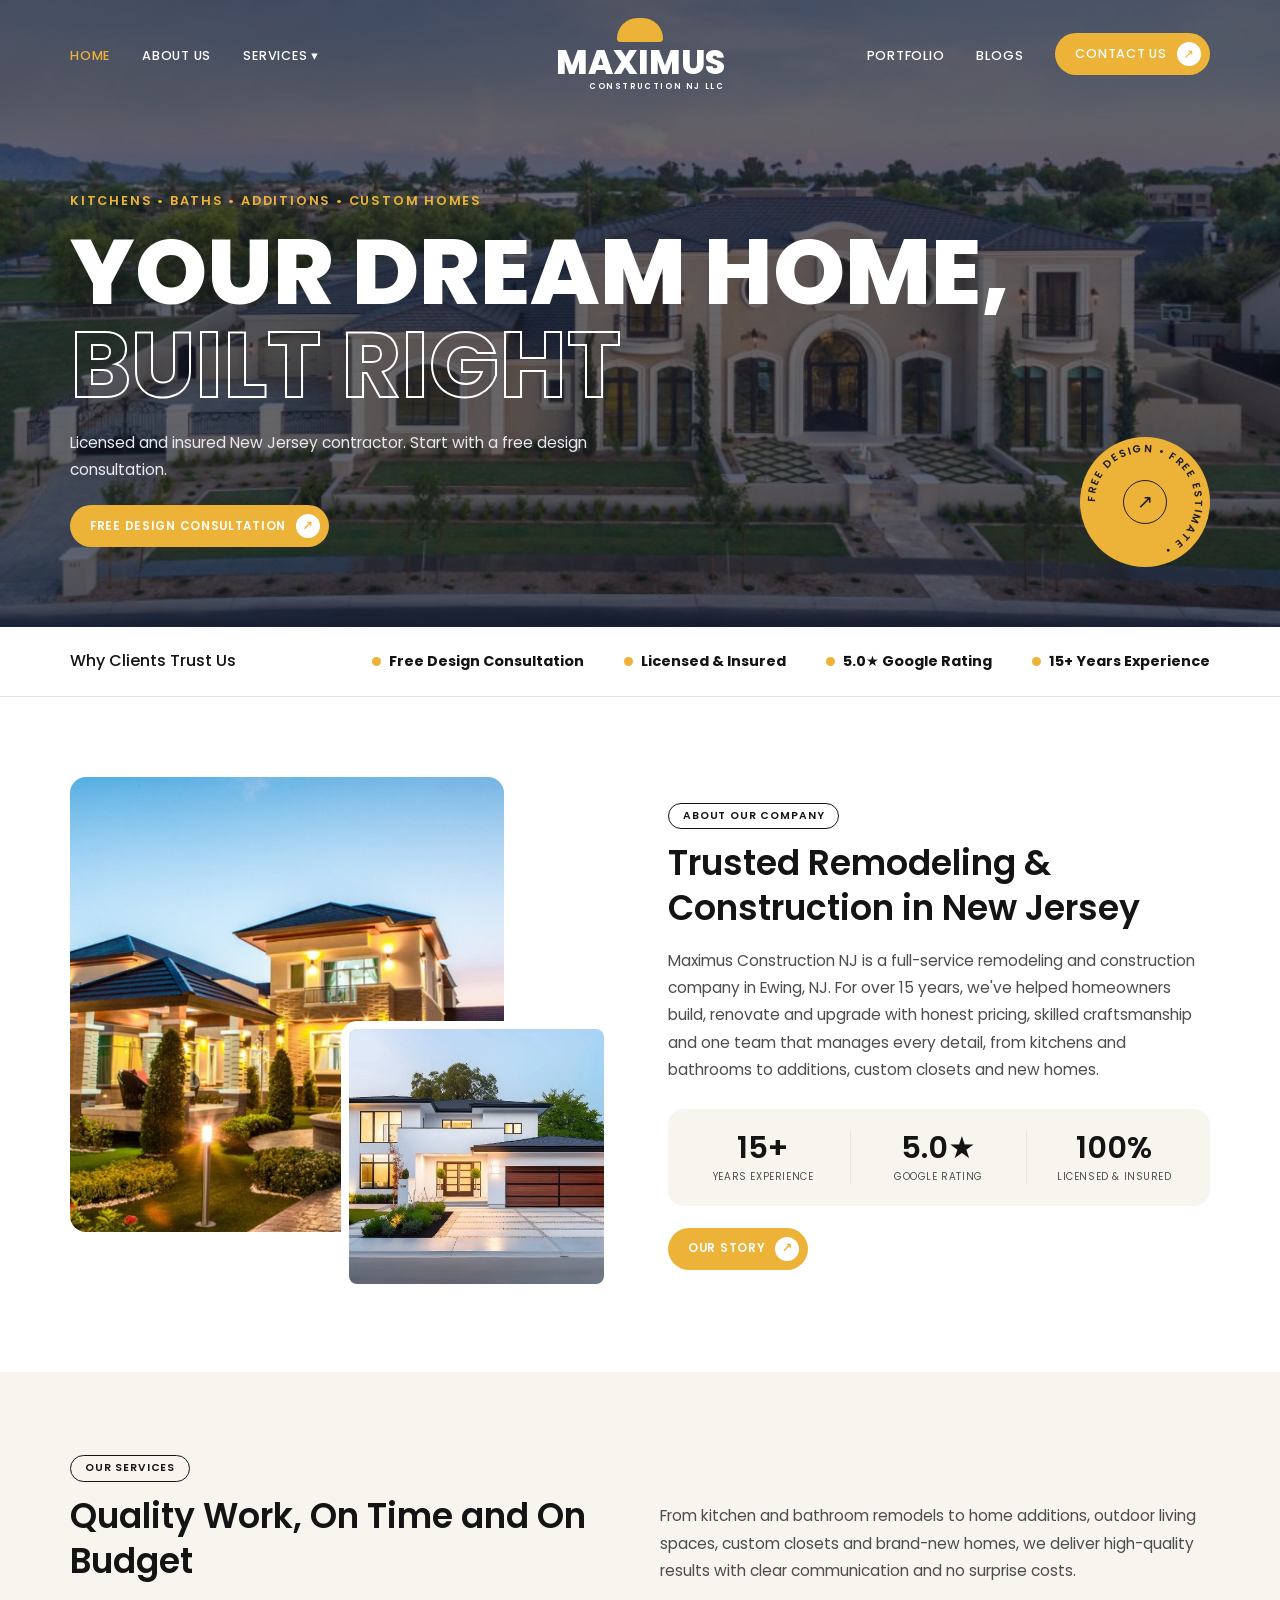
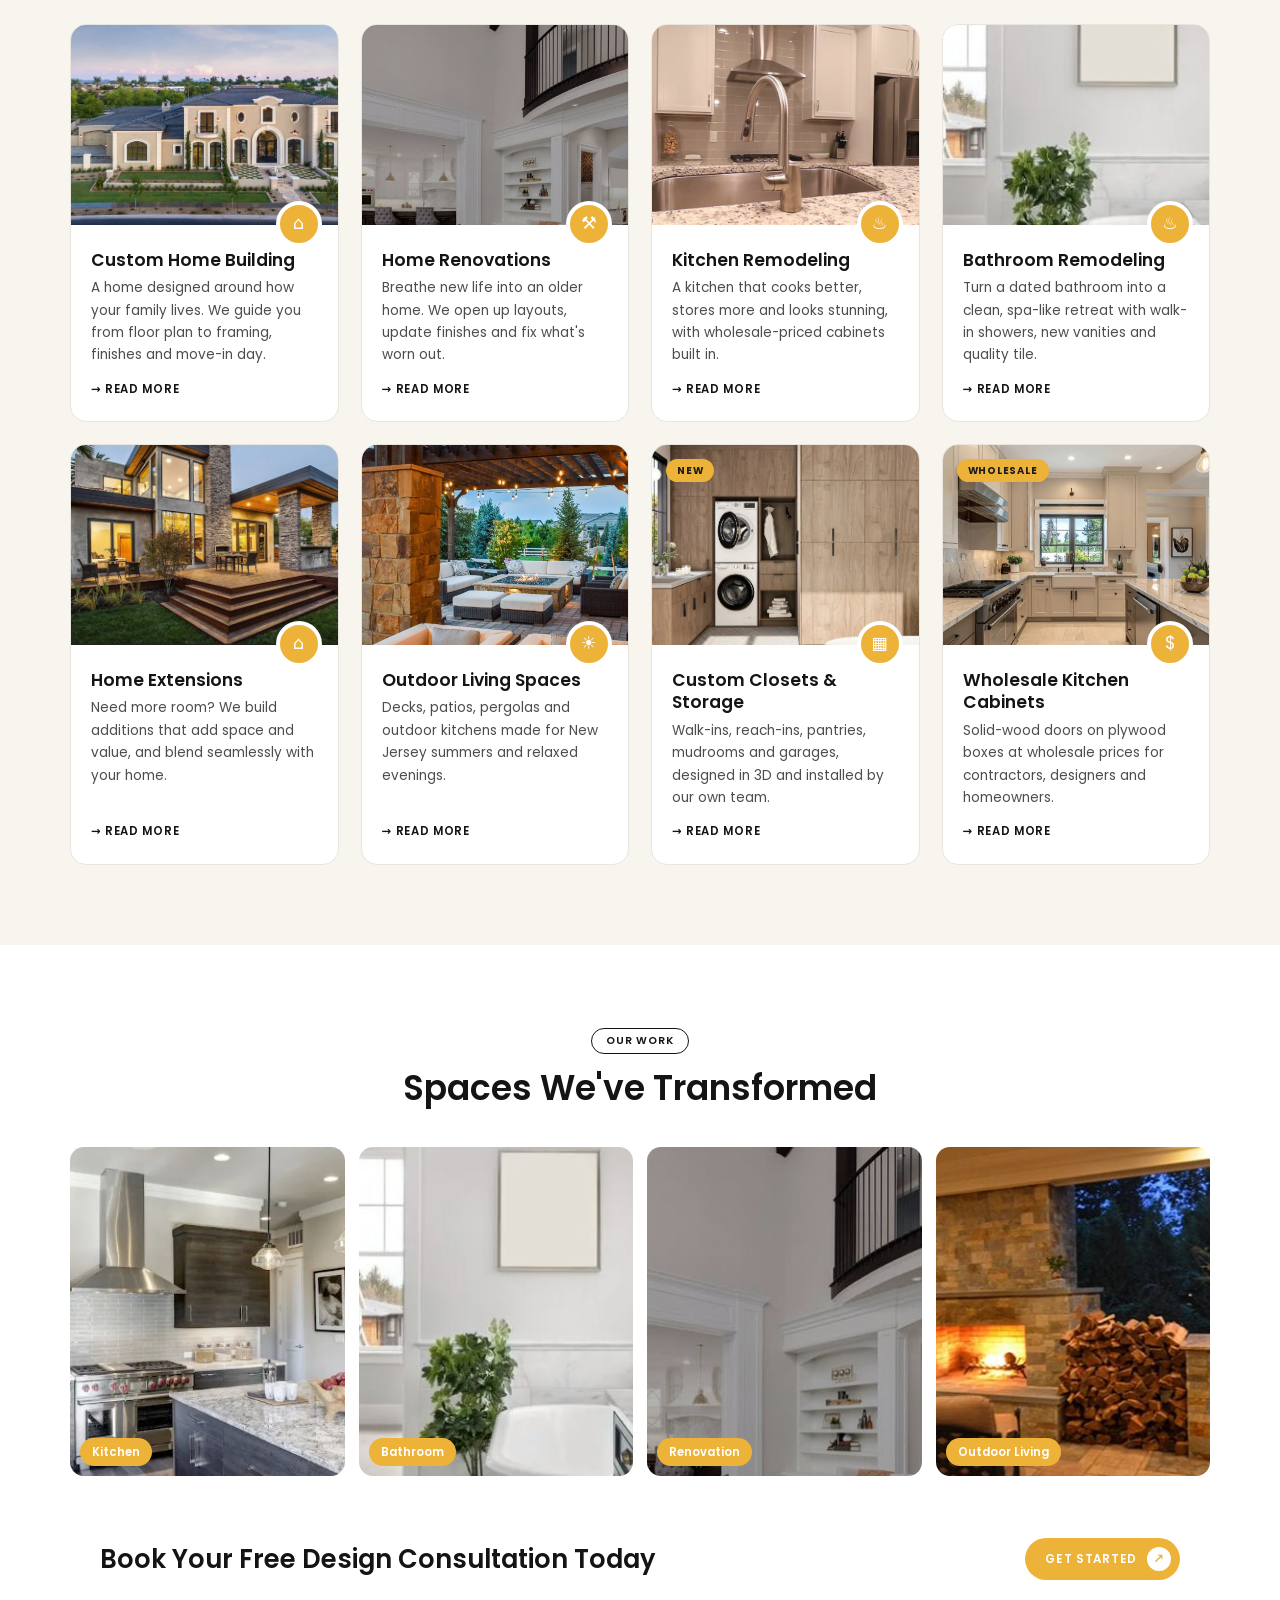
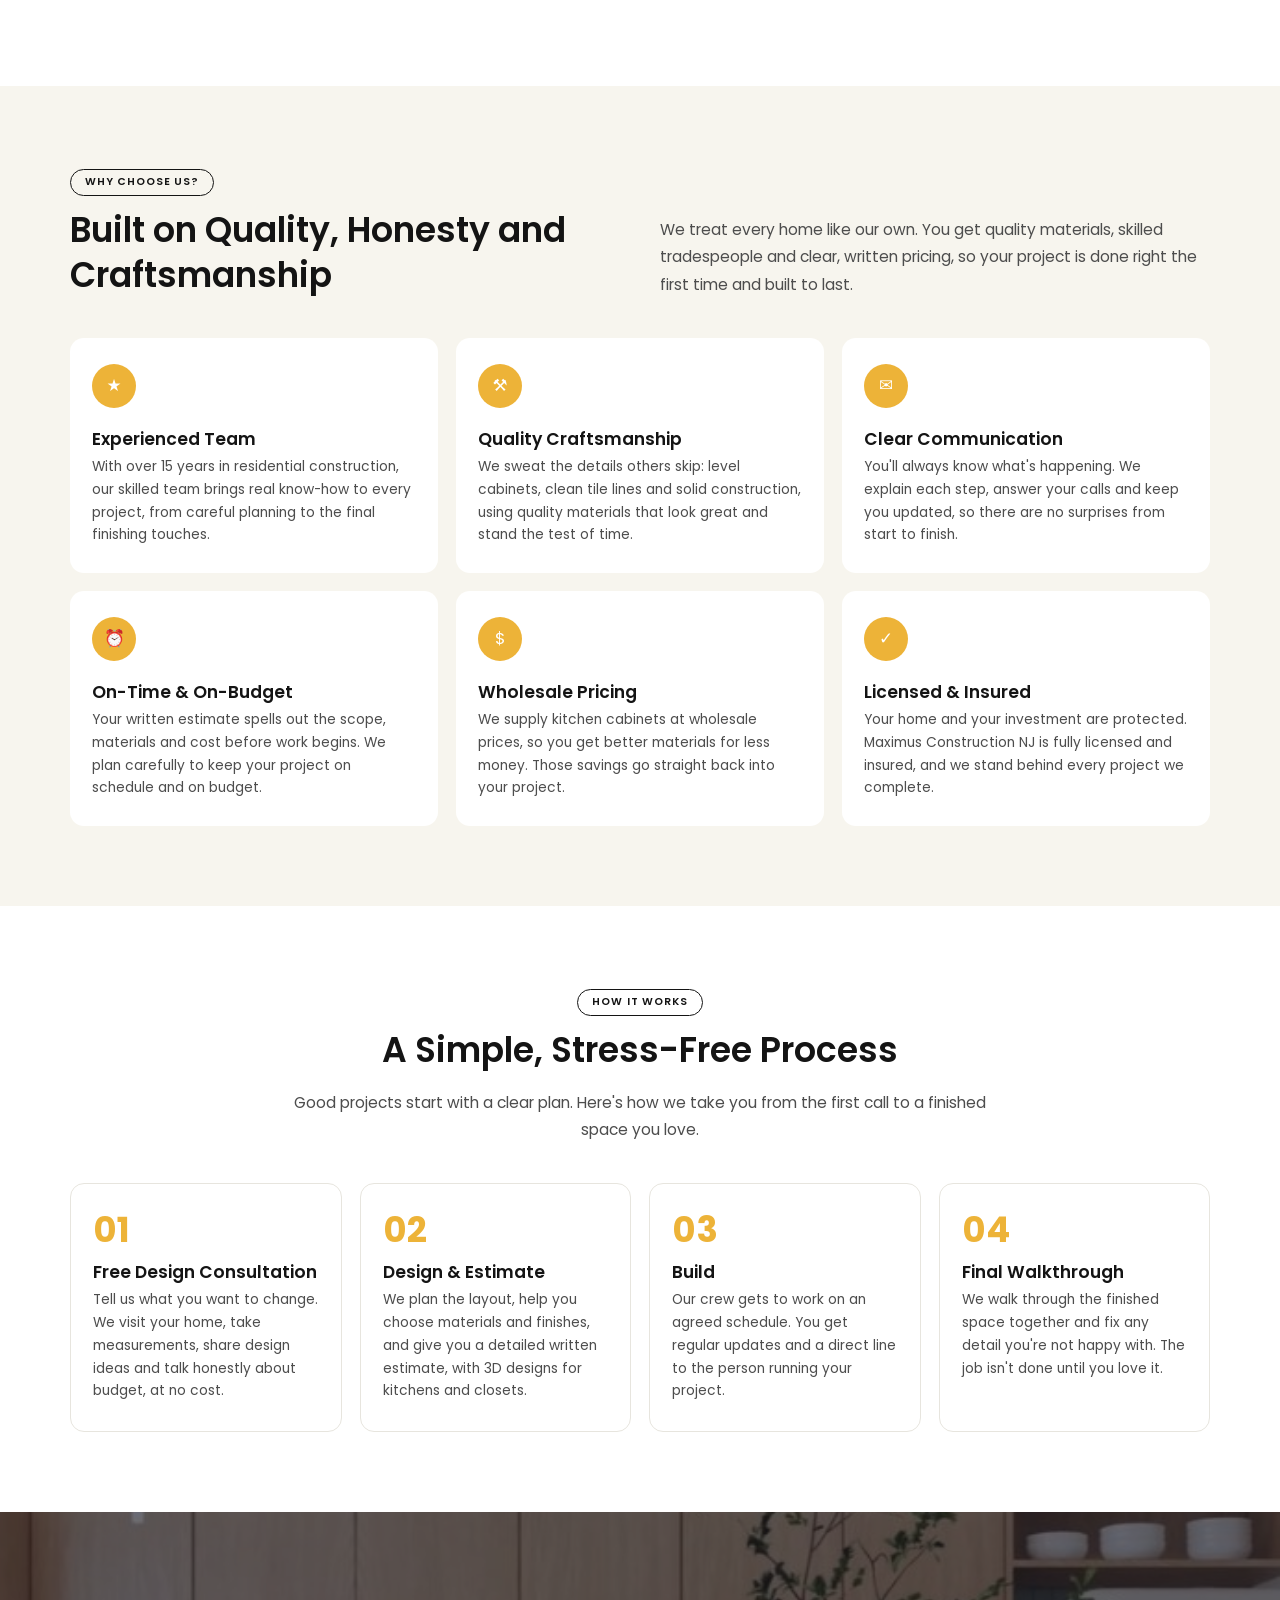
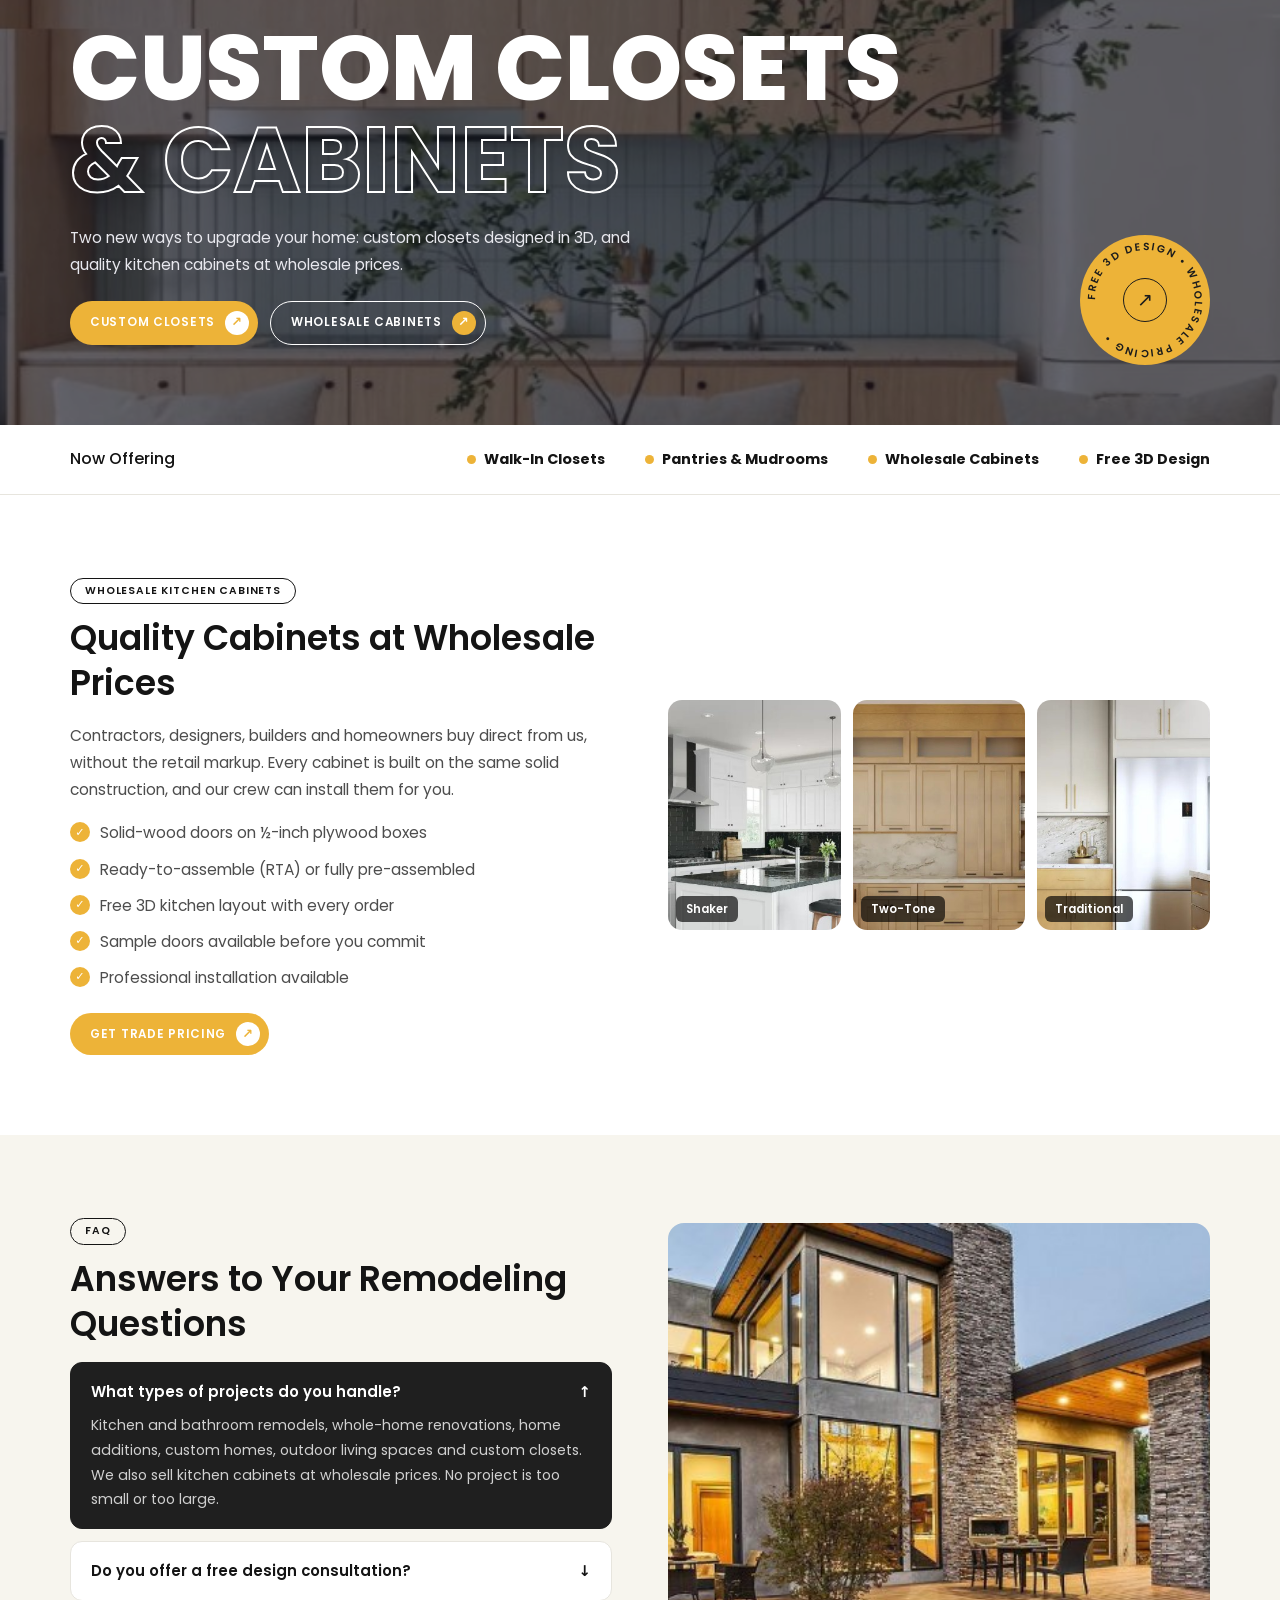
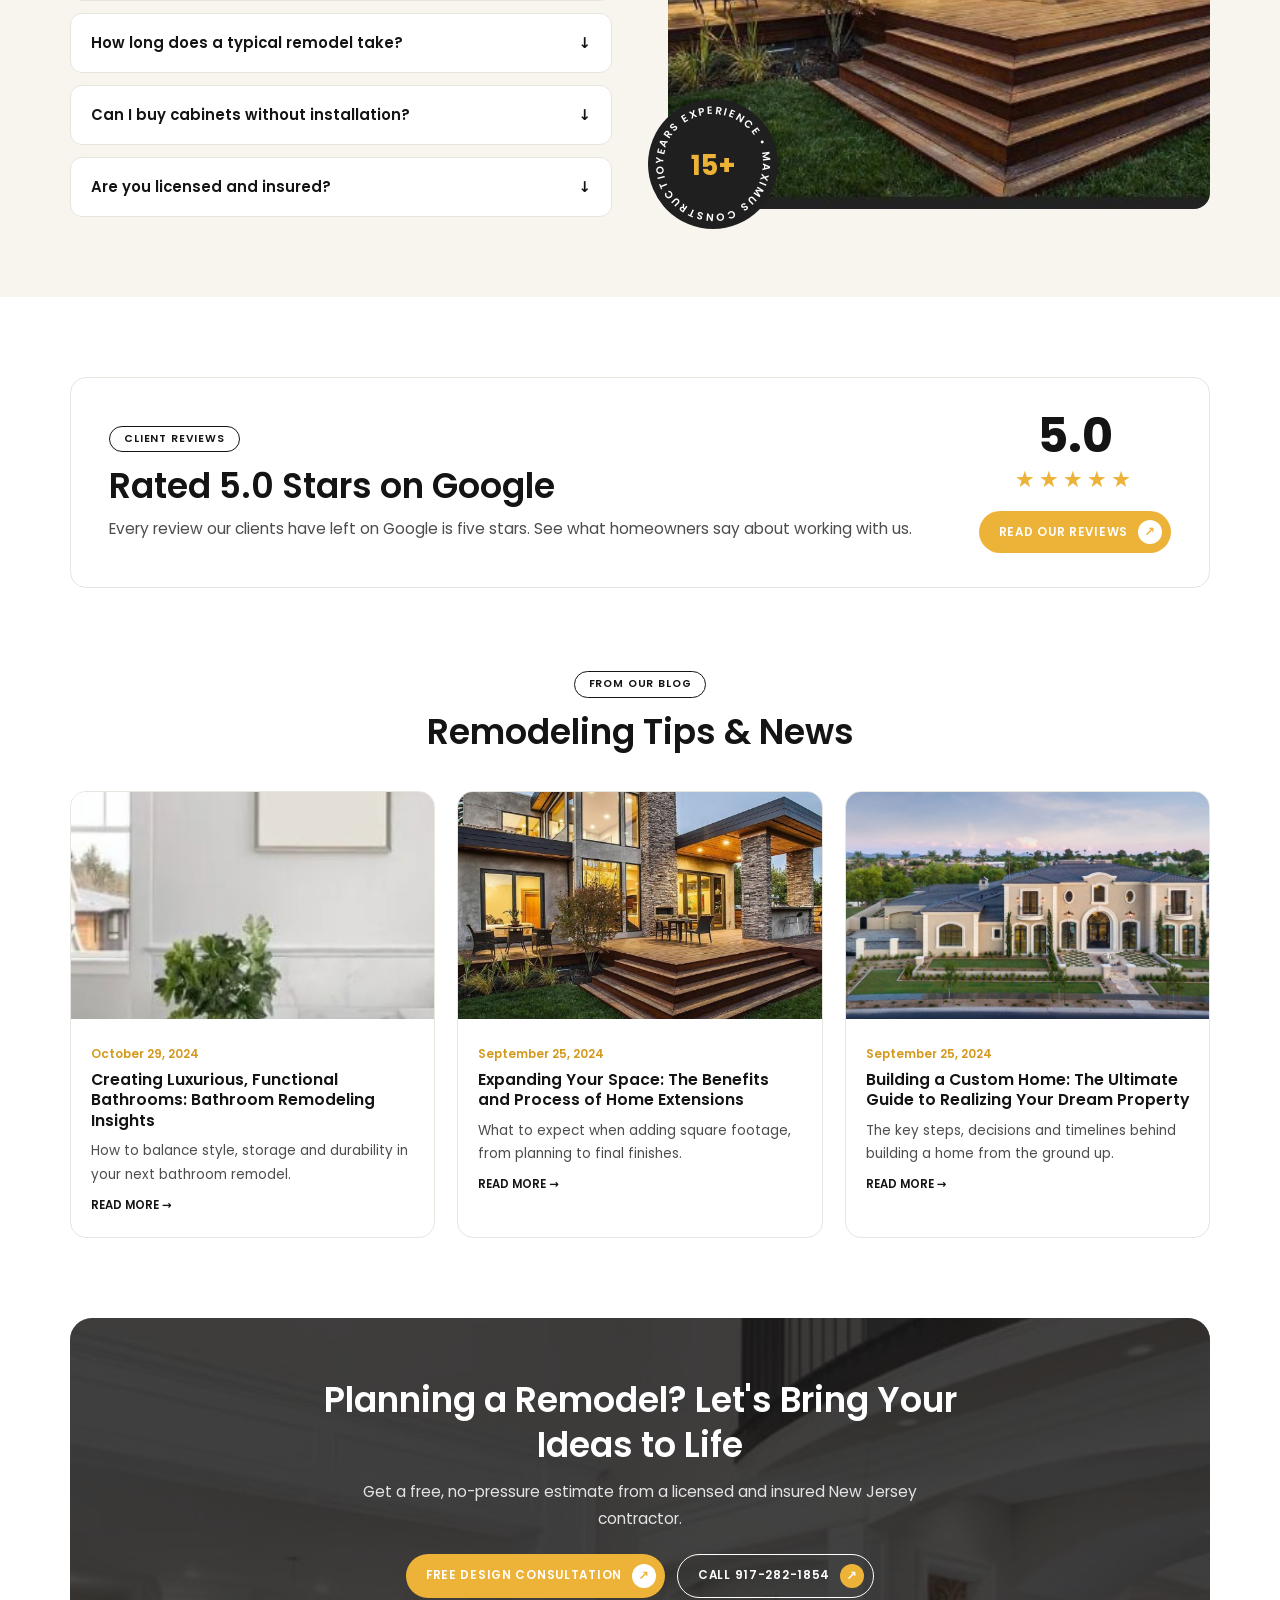
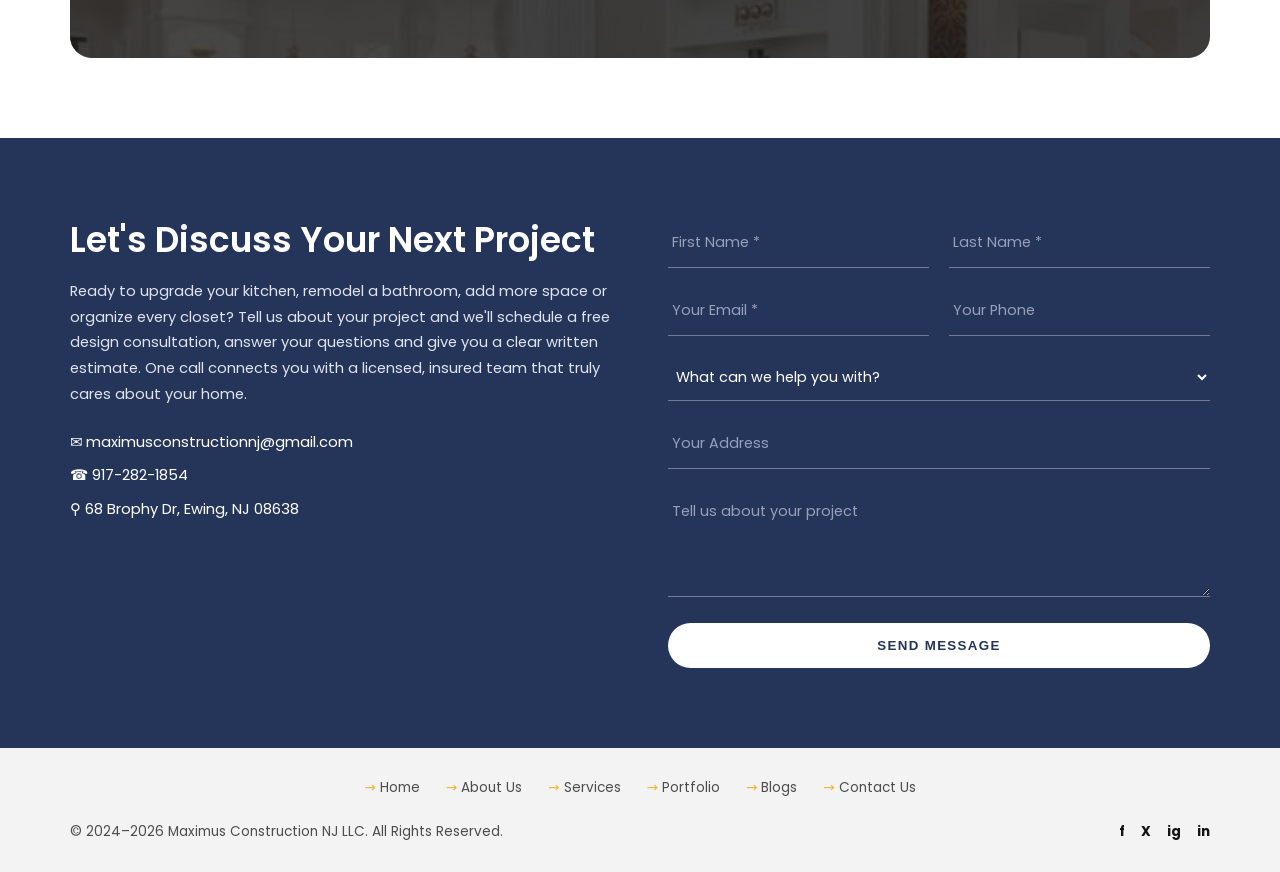
<file: index.html>
<!DOCTYPE html>
<html lang="en">
<head>
<meta charset="UTF-8">
<meta name="viewport" content="width=device-width, initial-scale=1">
<title>Kitchen &amp; Bath Remodeling, Custom Homes in NJ | Maximus Construction</title>
<meta name="description" content="Licensed and insured remodeling contractor in Ewing, NJ. Kitchen and bathroom remodeling, custom homes, additions, outdoor living, custom closets and wholesale kitchen cabinets. Free estimates.">
<link rel="canonical" href="https://maximusconstructionllc.com/">
<meta property="og:title" content="Kitchen &amp; Bath Remodeling, Custom Homes in NJ | Maximus Construction">
<meta property="og:description" content="Licensed and insured remodeling contractor in Ewing, NJ. Kitchen and bathroom remodeling, custom homes, additions, outdoor living, custom closets and wholesale kitchen cabinets. Free estimates.">
<meta property="og:type" content="website">
<link rel="preconnect" href="https://fonts.googleapis.com">
<link rel="preconnect" href="https://fonts.gstatic.com" crossorigin>
<link href="https://fonts.googleapis.com/css2?family=Poppins:wght@400;500;600;700;800&display=swap" rel="stylesheet">
<link rel="stylesheet" href="css/style.css">
<script type="application/ld+json">{"@context": "https://schema.org", "@type": "HomeAndConstructionBusiness", "name": "Maximus Construction NJ LLC", "url": "https://maximusconstructionllc.com/", "telephone": "+1-917-282-1854", "email": "maximusconstructionnj@gmail.com", "address": {"@type": "PostalAddress", "streetAddress": "68 Brophy Dr", "addressLocality": "Ewing", "addressRegion": "NJ", "postalCode": "08638", "addressCountry": "US"}}</script>
<script type="application/ld+json">{"@context": "https://schema.org", "@type": "FAQPage", "mainEntity": [{"@type": "Question", "name": "What types of projects do you handle?", "acceptedAnswer": {"@type": "Answer", "text": "Kitchen and bathroom remodels, whole-home renovations, home additions, custom homes, outdoor living spaces and custom closets. We also sell kitchen cabinets at wholesale prices. No project is too small or too large."}}, {"@type": "Question", "name": "Do you offer a free design consultation?", "acceptedAnswer": {"@type": "Answer", "text": "Yes. Your design consultation and written estimate are both free, with no obligation. We'll review your goals, measure your space, share layout and material ideas, and give you a clear price before any work begins."}}, {"@type": "Question", "name": "How long does a typical remodel take?", "acceptedAnswer": {"@type": "Answer", "text": "It depends on the size of the job and material lead times. A closet can be installed in a day or two, while a kitchen or addition takes longer. Your estimate includes a realistic timeline."}}, {"@type": "Question", "name": "Can I buy cabinets without installation?", "acceptedAnswer": {"@type": "Answer", "text": "Yes. Contractors, designers and homeowners can buy cabinets directly at wholesale prices, ready-to-assemble or pre-assembled. Installation by our crew is available if you want it."}}, {"@type": "Question", "name": "Are you licensed and insured?", "acceptedAnswer": {"@type": "Answer", "text": "Yes. Maximus Construction NJ is fully licensed and insured, so your home and your investment are protected from the first day to the final walkthrough."}}]}</script>
</head>
<body>

<header class="site-header">
  <div class="container nav">
    <ul class="menu">
      <li><a href="index.html" class="active">Home</a></li>
      <li><a href="about.html">About Us</a></li>
      <li><a href="services.html">Services &#9662;</a>
        <ul class="dropdown"><li><a href="custom-home-building.html">Custom Home Building</a></li><li><a href="home-renovations.html">Home Renovations</a></li><li><a href="kitchen-remodeling.html">Kitchen Remodeling</a></li><li><a href="bathroom-remodeling.html">Bathroom Remodeling</a></li><li><a href="home-extensions.html">Home Extensions</a></li><li><a href="outdoor-living-spaces.html">Outdoor Living Spaces</a></li><li><a href="custom-closets.html">Custom Closets &amp; Storage</a></li><li><a href="wholesale-kitchen-cabinets.html">Wholesale Kitchen Cabinets</a></li></ul>
      </li>
    </ul>
    <a href="index.html" class="logo" aria-label="Maximus Construction NJ home"><span class="hat"></span><b>MAXIMUS</b><small>CONSTRUCTION NJ LLC</small></a>
    <ul class="menu right">
      <li><a href="https://maximusconstructionllc.com/portfolio/">Portfolio</a></li>
      <li><a href="https://maximusconstructionllc.com/blogs/">Blogs</a></li>
      <li><a href="#contact" class="btn">Contact Us</a></li>
    </ul>
    <button class="nav-toggle" aria-label="Open menu" onclick="document.querySelector('.mobile-menu').classList.add('open')">&#9776;</button>
  </div>
  <ul class="mobile-menu">
    <li><button class="close" aria-label="Close menu" onclick="this.closest('.mobile-menu').classList.remove('open')">&times;</button></li>
    <li><a href="index.html">Home</a></li>
    <li><a href="about.html">About Us</a></li>
    <li><a href="services.html">Services</a><ul><li><a href="custom-home-building.html">Custom Home Building</a></li><li><a href="home-renovations.html">Home Renovations</a></li><li><a href="kitchen-remodeling.html">Kitchen Remodeling</a></li><li><a href="bathroom-remodeling.html">Bathroom Remodeling</a></li><li><a href="home-extensions.html">Home Extensions</a></li><li><a href="outdoor-living-spaces.html">Outdoor Living Spaces</a></li><li><a href="custom-closets.html">Custom Closets &amp; Storage</a></li><li><a href="wholesale-kitchen-cabinets.html">Wholesale Kitchen Cabinets</a></li></ul></li>
    <li><a href="https://maximusconstructionllc.com/portfolio/">Portfolio</a></li>
    <li><a href="https://maximusconstructionllc.com/blogs/">Blogs</a></li>
    <li><a href="#contact" onclick="this.closest('.mobile-menu').classList.remove('open')">Contact Us</a></li>
  </ul>
</header>

<main>

<!-- 1. HERO (was "Shaping Future Architecture") -->
<section class="banner" style="background-image:url('images/custom-home-aerial.jpg')">
  <div class="container">
    <p class="eyebrow">Kitchens &#8226; Baths &#8226; Additions &#8226; Custom Homes</p>
    <h1 class="big">Your Dream Home, <span class="outline">Built Right</span></h1>
    <p class="sub">Licensed and insured New Jersey contractor. Start with a free design consultation.</p>
    <div class="btns"><a href="#contact" class="btn">Free Design Consultation</a></div>
    <div class="ring" aria-hidden="true"><svg viewBox="0 0 130 130"><defs><path id="r1" d="M65,65 m-50,0 a50,50 0 1,1 100,0 a50,50 0 1,1 -100,0"/></defs><text><textPath href="#r1">Free Design &#8226; Free Estimate &#8226;</textPath></text></svg><span>&#8599;</span></div>
  </div>
</section>

<!-- 2. TRUST STRIP (was fake "Our Trusted Partners" logos) -->
<div class="strip"><div class="container"><h4>Why Clients Trust Us</h4><ul><li>Free Design Consultation</li><li>Licensed &amp; Insured</li><li>5.0&#9733; Google Rating</li><li>15+ Years Experience</li></ul></div></div>

<!-- 3. ABOUT (was "Leading Construction Innovation With Digital Consulting" + fake counters) -->
<section>
  <div class="container split">
    <div class="img-stack">
      <img src="images/home-with-fountain.jpg" alt="Custom two-story home with lit fountain and stone walkway" loading="lazy">
      <img src="images/modern-home-exterior.jpg" alt="Modern white home exterior with wood garage door" loading="lazy">
    </div>
    <div>
      <span class="tag">About Our Company</span>
      <h2>Trusted Remodeling &amp; Construction in New Jersey</h2>
      <p>Maximus Construction NJ is a full-service remodeling and construction company in Ewing, NJ. For over 15 years, we've helped homeowners build, renovate and upgrade with honest pricing, skilled craftsmanship and one team that manages every detail, from kitchens and bathrooms to additions, custom closets and new homes.</p>
      <div class="counters">
        <div><strong>15+</strong><span>Years Experience</span></div>
        <div><strong>5.0&#9733;</strong><span>Google Rating</span></div>
        <div><strong>100%</strong><span>Licensed &amp; Insured</span></div>
      </div>
      <div class="btns"><a href="about.html" class="btn">Our Story</a></div>
    </div>
  </div>
</section>

<!-- 4. SERVICES (was "We Provide Timely and Cost-Effective" + 3 slider cards) -->
<section class="bg-beige">
  <div class="container">
    <div class="head-row">
      <div><span class="tag">Our Services</span><h2>Quality Work, On Time and On Budget</h2></div>
      <p>From kitchen and bathroom remodels to home additions, outdoor living spaces, custom closets and brand-new homes, we deliver high-quality results with clear communication and no surprise costs.</p>
    </div>
    <div class="cards">
      <a class="card" href="custom-home-building.html">
        <div class="pic"><img src="images/custom-home-aerial.jpg" alt="Custom Home Building by Maximus Construction NJ" loading="lazy"><span class="ico">&#8962;</span></div>
        <div class="body"><h3>Custom Home Building</h3><p>A home designed around how your family lives. We guide you from floor plan to framing, finishes and move-in day.</p><span class="more">&#8594; Read More</span></div>
      </a>
      <a class="card" href="home-renovations.html">
        <div class="pic"><img src="images/interior-staircase.jpg" alt="Home Renovations by Maximus Construction NJ" loading="lazy"><span class="ico">&#9874;</span></div>
        <div class="body"><h3>Home Renovations</h3><p>Breathe new life into an older home. We open up layouts, update finishes and fix what's worn out.</p><span class="more">&#8594; Read More</span></div>
      </a>
      <a class="card" href="kitchen-remodeling.html">
        <div class="pic"><img src="images/granite-sink.jpg" alt="Kitchen Remodeling by Maximus Construction NJ" loading="lazy"><span class="ico">&#9832;</span></div>
        <div class="body"><h3>Kitchen Remodeling</h3><p>A kitchen that cooks better, stores more and looks stunning, with wholesale-priced cabinets built in.</p><span class="more">&#8594; Read More</span></div>
      </a>
      <a class="card" href="bathroom-remodeling.html">
        <div class="pic"><img src="images/bathroom-remodel.jpg" alt="Bathroom Remodeling by Maximus Construction NJ" loading="lazy"><span class="ico">&#9832;</span></div>
        <div class="body"><h3>Bathroom Remodeling</h3><p>Turn a dated bathroom into a clean, spa-like retreat with walk-in showers, new vanities and quality tile.</p><span class="more">&#8594; Read More</span></div>
      </a>
      <a class="card" href="home-extensions.html">
        <div class="pic"><img src="images/home-exterior-dusk.jpg" alt="Home Extensions by Maximus Construction NJ" loading="lazy"><span class="ico">&#8962;</span></div>
        <div class="body"><h3>Home Extensions</h3><p>Need more room? We build additions that add space and value, and blend seamlessly with your home.</p><span class="more">&#8594; Read More</span></div>
      </a>
      <a class="card" href="outdoor-living-spaces.html">
        <div class="pic"><img src="images/outdoor-living-pergola.jpg" alt="Outdoor Living Spaces by Maximus Construction NJ" loading="lazy"><span class="ico">&#9728;</span></div>
        <div class="body"><h3>Outdoor Living Spaces</h3><p>Decks, patios, pergolas and outdoor kitchens made for New Jersey summers and relaxed evenings.</p><span class="more">&#8594; Read More</span></div>
      </a>
      <a class="card" href="custom-closets.html">
        <div class="pic"><span class="new">New</span><img src="images/laundry-cabinets.jpg" alt="Custom Closets &amp; Storage by Maximus Construction NJ" loading="lazy"><span class="ico">&#9638;</span></div>
        <div class="body"><h3>Custom Closets &amp; Storage</h3><p>Walk-ins, reach-ins, pantries, mudrooms and garages, designed in 3D and installed by our own team.</p><span class="more">&#8594; Read More</span></div>
      </a>
      <a class="card" href="wholesale-kitchen-cabinets.html">
        <div class="pic"><span class="new">Wholesale</span><img src="images/wood-kitchen-cabinets.jpg" alt="Wholesale Kitchen Cabinets by Maximus Construction NJ" loading="lazy"><span class="ico">&#36;</span></div>
        <div class="body"><h3>Wholesale Kitchen Cabinets</h3><p>Solid-wood doors on plywood boxes at wholesale prices for contractors, designers and homeowners.</p><span class="more">&#8594; Read More</span></div>
      </a>
    </div>
  </div>
</section>

<!-- 5. OUR WORK (was "Restoration" / "Get Expert Construction Advice and a Free Quote") -->
<section>
  <div class="container">
    <div class="center" style="margin-bottom:36px"><span class="tag">Our Work</span><h2>Spaces We've Transformed</h2></div>
    <div class="gallery-grid">
      <figure><img src="images/kitchen-dark-cabinets.jpg" alt="Remodeled kitchen with dark island and stainless range" loading="lazy"><figcaption>Kitchen</figcaption></figure>
      <figure><img src="images/bathroom-remodel.jpg" alt="Bright bathroom remodel with freestanding tub" loading="lazy"><figcaption>Bathroom</figcaption></figure>
      <figure><img src="images/interior-staircase.jpg" alt="Renovated open-plan interior with balcony staircase" loading="lazy"><figcaption>Renovation</figcaption></figure>
      <figure><img src="images/living-room-fireplace.jpg" alt="Covered patio with stone outdoor fireplace" loading="lazy"><figcaption>Outdoor Living</figcaption></figure>
    </div>
    <div class="cta-row bg-beige">
      <h2>Book Your Free Design Consultation Today</h2>
      <a href="#contact" class="btn">Get Started</a>
    </div>
  </div>
</section>

<!-- 6. WHY CHOOSE US (was "Dedicated to Delivering Value and Excellence") -->
<section class="bg-beige">
  <div class="container">
    <div class="head-row">
      <div><span class="tag">Why Choose Us?</span><h2>Built on Quality, Honesty and Craftsmanship</h2></div>
      <p>We treat every home like our own. You get quality materials, skilled tradespeople and clear, written pricing, so your project is done right the first time and built to last.</p>
    </div>
    <div class="why"><div class="wcard"><i>&#9733;</i><h3>Experienced Team</h3><p>With over 15 years in residential construction, our skilled team brings real know-how to every project, from careful planning to the final finishing touches.</p></div><div class="wcard"><i>&#9874;</i><h3>Quality Craftsmanship</h3><p>We sweat the details others skip: level cabinets, clean tile lines and solid construction, using quality materials that look great and stand the test of time.</p></div><div class="wcard"><i>&#9993;</i><h3>Clear Communication</h3><p>You'll always know what's happening. We explain each step, answer your calls and keep you updated, so there are no surprises from start to finish.</p></div><div class="wcard"><i>&#9200;</i><h3>On-Time &amp; On-Budget</h3><p>Your written estimate spells out the scope, materials and cost before work begins. We plan carefully to keep your project on schedule and on budget.</p></div><div class="wcard"><i>$</i><h3>Wholesale Pricing</h3><p>We supply kitchen cabinets at wholesale prices, so you get better materials for less money. Those savings go straight back into your project.</p></div><div class="wcard"><i>&#10003;</i><h3>Licensed &amp; Insured</h3><p>Your home and your investment are protected. Maximus Construction NJ is fully licensed and insured, and we stand behind every project we complete.</p></div></div>
  </div>
</section>

<!-- 7. HOW IT WORKS (NEW) -->
<section>
  <div class="container">
    <div class="center" style="margin-bottom:40px">
      <span class="tag">How It Works</span>
      <h2>A Simple, Stress-Free Process</h2>
      <p class="lead">Good projects start with a clear plan. Here's how we take you from the first call to a finished space you love.</p>
    </div>
    <div class="steps"><div class="step"><h3>Free Design Consultation</h3><p>Tell us what you want to change. We visit your home, take measurements, share design ideas and talk honestly about budget, at no cost.</p></div><div class="step"><h3>Design &amp; Estimate</h3><p>We plan the layout, help you choose materials and finishes, and give you a detailed written estimate, with 3D designs for kitchens and closets.</p></div><div class="step"><h3>Build</h3><p>Our crew gets to work on an agreed schedule. You get regular updates and a direct line to the person running your project.</p></div><div class="step"><h3>Final Walkthrough</h3><p>We walk through the finished space together and fix any detail you're not happy with. The job isn't done until you love it.</p></div></div>
  </div>
</section>

<!-- 8. CLOSETS & CABINETS BANNER (was duplicate "Shaping Future Architecture") -->
<section class="banner" style="background-image:url('images/kitchen-render-wood.jpg');padding:110px 0 80px">
  <div class="container">
    <h2 class="big">Custom Closets <span class="outline">&amp; Cabinets</span></h2>
    <p class="sub">Two new ways to upgrade your home: custom closets designed in 3D, and quality kitchen cabinets at wholesale prices.</p>
    <div class="btns"><a href="custom-closets.html" class="btn">Custom Closets</a><a href="wholesale-kitchen-cabinets.html" class="btn ghost">Wholesale Cabinets</a></div>
    <div class="ring" aria-hidden="true"><svg viewBox="0 0 130 130"><defs><path id="r2" d="M65,65 m-50,0 a50,50 0 1,1 100,0 a50,50 0 1,1 -100,0"/></defs><text><textPath href="#r2">Free 3D Design &#8226; Wholesale Pricing &#8226;</textPath></text></svg><span>&#8599;</span></div>
  </div>
</section>
<div class="strip"><div class="container"><h4>Now Offering</h4><ul><li>Walk-In Closets</li><li>Pantries &amp; Mudrooms</li><li>Wholesale Cabinets</li><li>Free 3D Design</li></ul></div></div>

<!-- 9. WHOLESALE CABINETS (NEW) -->
<section>
  <div class="container split">
    <div>
      <span class="tag">Wholesale Kitchen Cabinets</span>
      <h2>Quality Cabinets at Wholesale Prices</h2>
      <p>Contractors, designers, builders and homeowners buy direct from us, without the retail markup. Every cabinet is built on the same solid construction, and our crew can install them for you.</p>
      <ul class="checks">
        <li>Solid-wood doors on &frac12;-inch plywood boxes</li>
        <li>Ready-to-assemble (RTA) or fully pre-assembled</li>
        <li>Free 3D kitchen layout with every order</li>
        <li>Sample doors available before you commit</li>
        <li>Professional installation available</li>
      </ul>
      <div class="btns"><a href="wholesale-kitchen-cabinets.html" class="btn">Get Trade Pricing</a></div>
    </div>
    <div class="doors">
      <figure><img src="images/door-style-shaker.jpg" alt="White Shaker kitchen cabinets" loading="lazy"><figcaption>Shaker</figcaption></figure>
      <figure><img src="images/door-style-two-tone.jpg" alt="Natural wood two-tone kitchen cabinets" loading="lazy"><figcaption>Two-Tone</figcaption></figure>
      <figure><img src="images/door-style-traditional.jpg" alt="Traditional kitchen cabinets" loading="lazy"><figcaption>Traditional</figcaption></figure>
    </div>
  </div>
</section>

<!-- 10. FAQ (was "Digital Consulting The Key to Smarter Work" + "29+ years" badge) -->
<section class="bg-beige">
  <div class="container split">
    <div>
      <span class="tag">FAQ</span>
      <h2>Answers to Your Remodeling Questions</h2>
      <div class="faq"><details open><summary>What types of projects do you handle?</summary><p>Kitchen and bathroom remodels, whole-home renovations, home additions, custom homes, outdoor living spaces and custom closets. We also sell kitchen cabinets at wholesale prices. No project is too small or too large.</p></details><details><summary>Do you offer a free design consultation?</summary><p>Yes. Your design consultation and written estimate are both free, with no obligation. We'll review your goals, measure your space, share layout and material ideas, and give you a clear price before any work begins.</p></details><details><summary>How long does a typical remodel take?</summary><p>It depends on the size of the job and material lead times. A closet can be installed in a day or two, while a kitchen or addition takes longer. Your estimate includes a realistic timeline.</p></details><details><summary>Can I buy cabinets without installation?</summary><p>Yes. Contractors, designers and homeowners can buy cabinets directly at wholesale prices, ready-to-assemble or pre-assembled. Installation by our crew is available if you want it.</p></details><details><summary>Are you licensed and insured?</summary><p>Yes. Maximus Construction NJ is fully licensed and insured, so your home and your investment are protected from the first day to the final walkthrough.</p></details></div>
    </div>
    <div class="badge-img">
      <img src="images/home-exterior-dusk.jpg" alt="Home addition with large windows and wood deck at dusk" loading="lazy">
      <div class="ring" aria-hidden="true"><svg viewBox="0 0 130 130"><defs><path id="r3" d="M65,65 m-50,0 a50,50 0 1,1 100,0 a50,50 0 1,1 -100,0"/></defs><text><textPath href="#r3">Years Experience &#8226; Maximus Construction &#8226;</textPath></text></svg><span>15+</span></div>
    </div>
  </div>
</section>

<!-- 11. REVIEWS (NEW) -->
<section style="padding-bottom:80px"><div class="container">
    <div class="review-box">
      <div>
        <span class="tag">Client Reviews</span>
        <h2 style="margin-bottom:6px">Rated 5.0 Stars on Google</h2>
        <p>Every review our clients have left on Google is five stars. See what homeowners say about working with us.</p>
      </div>
      <div class="center">
        <div class="score">5.0</div>
        <div class="stars">&#9733;&#9733;&#9733;&#9733;&#9733;</div>
        <div class="btns" style="justify-content:center;margin-top:12px"><a class="btn" href="https://www.google.com/maps/search/?api=1&amp;query=Maximus+Construction+NJ+68+Brophy+Dr+Ewing+NJ" target="_blank" rel="noopener">Read Our Reviews</a></div>
      </div>
    </div>
  </div>
</section>

<!-- 12. BLOG (was "Update News & Blogs") -->
<section style="padding-top:0">
  <div class="container">
    <div class="center" style="margin-bottom:36px"><span class="tag">From Our Blog</span><h2>Remodeling Tips &amp; News</h2></div>
    <div class="posts">
      <article class="post"><img src="images/bathroom-remodel.jpg" alt="Bathroom remodel" loading="lazy"><div class="body"><time datetime="2024-10-29">October 29, 2024</time><h3>Creating Luxurious, Functional Bathrooms: Bathroom Remodeling Insights</h3><p>How to balance style, storage and durability in your next bathroom remodel.</p><a class="more" href="https://maximusconstructionllc.com/blogs/">Read More &#8594;</a></div></article>
      <article class="post"><img src="images/home-exterior-dusk.jpg" alt="Home extension" loading="lazy"><div class="body"><time datetime="2024-09-25">September 25, 2024</time><h3>Expanding Your Space: The Benefits and Process of Home Extensions</h3><p>What to expect when adding square footage, from planning to final finishes.</p><a class="more" href="https://maximusconstructionllc.com/blogs/">Read More &#8594;</a></div></article>
      <article class="post"><img src="images/custom-home-aerial.jpg" alt="Custom home" loading="lazy"><div class="body"><time datetime="2024-09-25">September 25, 2024</time><h3>Building a Custom Home: The Ultimate Guide to Realizing Your Dream Property</h3><p>The key steps, decisions and timelines behind building a home from the ground up.</p><a class="more" href="https://maximusconstructionllc.com/blogs/">Read More &#8594;</a></div></article>
    </div>
  </div>
</section>

<!-- 13. CTA (was "Join Our Community and Access Exclusive Insights Today", keep only ONE) -->
<section style="padding-bottom:80px;padding-top:0">
  <div class="container">
    <div class="cta" style="background-image:url('images/interior-staircase.jpg')">
      <h2>Planning a Remodel? Let's Bring Your Ideas to Life</h2>
      <p>Get a free, no-pressure estimate from a licensed and insured New Jersey contractor.</p>
      <div class="btns"><a href="#contact" class="btn">Free Design Consultation</a><a href="tel:+19172821854" class="btn ghost">Call 917-282-1854</a></div>
    </div>
  </div>
</section>

<section class="contact" id="contact">
  <div class="container split top">
    <div>
      <h2>Let's Discuss Your Next Project</h2>
      <p>Ready to upgrade your kitchen, remodel a bathroom, add more space or organize every closet? Tell us about your project and we'll schedule a free design consultation, answer your questions and give you a clear written estimate. One call connects you with a licensed, insured team that truly cares about your home.</p>
      <ul class="contact-info">
        <li>&#9993; <a href="mailto:maximusconstructionnj@gmail.com">maximusconstructionnj@gmail.com</a></li>
        <li>&#9742; <a href="tel:+19172821854">917-282-1854</a></li>
        <li>&#9906; 68 Brophy Dr, Ewing, NJ 08638</li>
      </ul>
    </div>
    <form class="form" action="#" method="post">
      <input type="text" name="first_name" placeholder="First Name *" required aria-label="First name">
      <input type="text" name="last_name" placeholder="Last Name *" required aria-label="Last name">
      <input type="email" name="email" placeholder="Your Email *" required aria-label="Email">
      <input type="tel" name="phone" placeholder="Your Phone" aria-label="Phone">
      <select name="service" class="full" aria-label="Service"><option value="">What can we help you with?</option><option>Custom Home Building</option><option>Home Renovations</option><option>Kitchen Remodeling</option><option>Bathroom Remodeling</option><option>Home Extensions</option><option>Outdoor Living Spaces</option><option>Custom Closets &amp; Storage</option><option>Wholesale Kitchen Cabinets</option><option>Something Else</option></select>
      <input type="text" name="address" class="full" placeholder="Your Address" aria-label="Address">
      <textarea name="message" class="full" placeholder="Tell us about your project" aria-label="Message"></textarea>
      <button type="submit">Send Message</button>
    </form>
  </div>
</section>
</main>

<footer class="site-footer">
  <div class="container">
    <ul class="foot-links">
      <li><a href="index.html">Home</a></li>
      <li><a href="about.html">About Us</a></li>
      <li><a href="services.html">Services</a></li>
      <li><a href="https://maximusconstructionllc.com/portfolio/">Portfolio</a></li>
      <li><a href="https://maximusconstructionllc.com/blogs/">Blogs</a></li>
      <li><a href="#contact">Contact Us</a></li>
    </ul>
    <div class="copy">
      <span>&copy; 2024&ndash;2026 Maximus Construction NJ LLC. All Rights Reserved.</span>
      <span class="social"><a href="#" aria-label="Facebook">f</a><a href="#" aria-label="X">X</a><a href="#" aria-label="Instagram">ig</a><a href="#" aria-label="LinkedIn">in</a></span>
    </div>
  </div>
</footer>

</body>
</html>
</file>
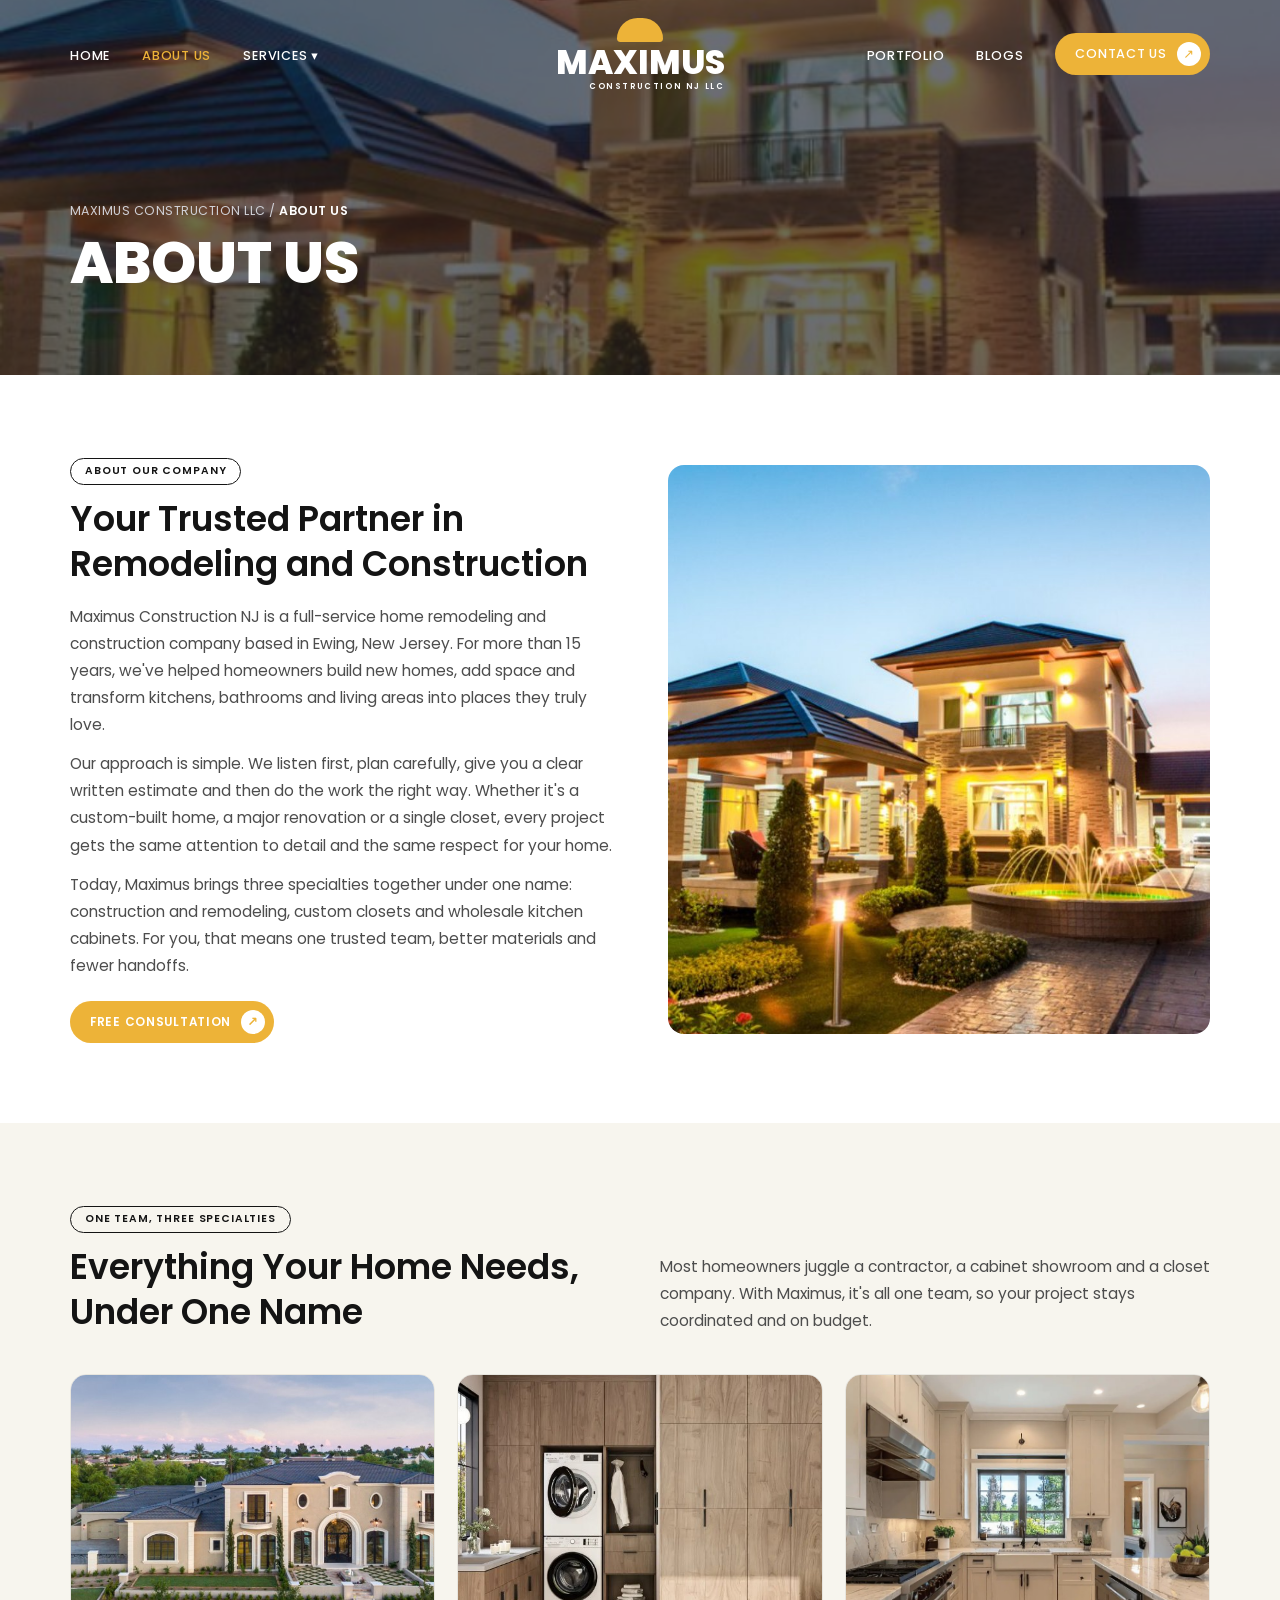
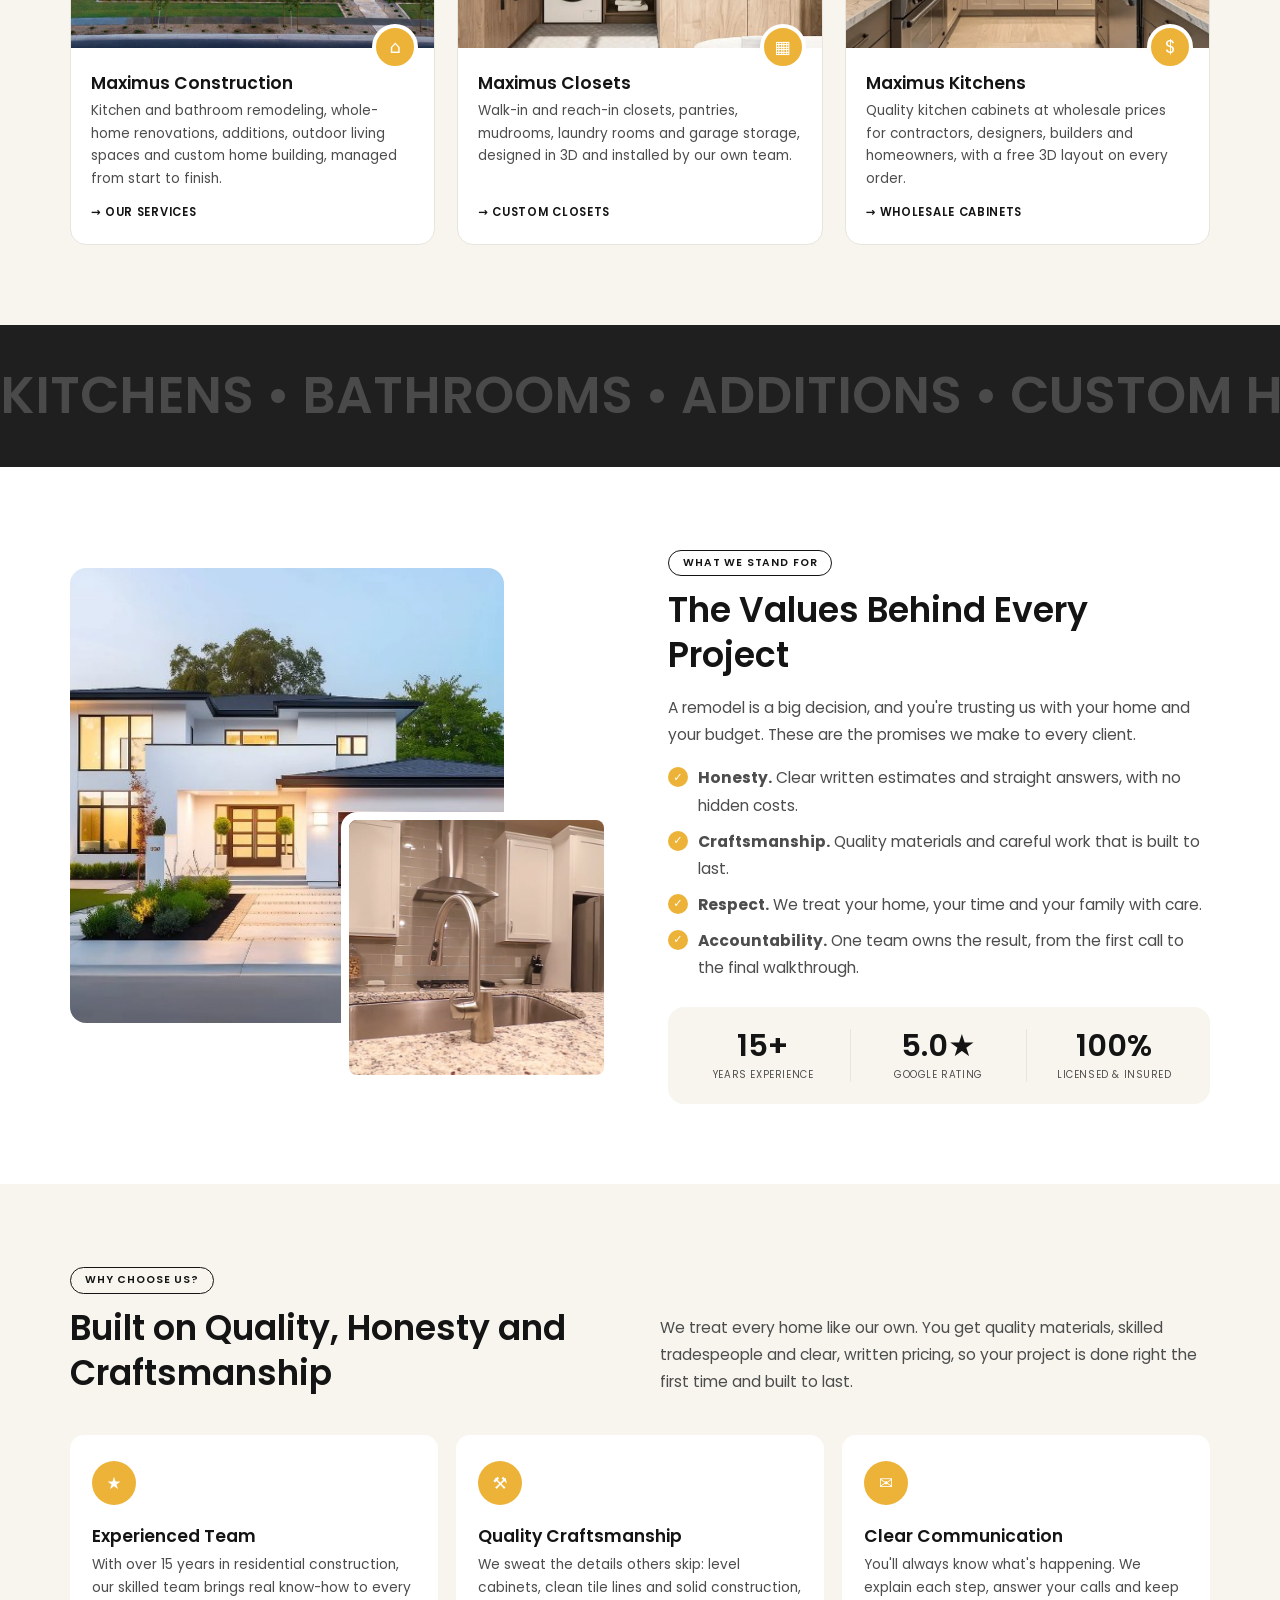
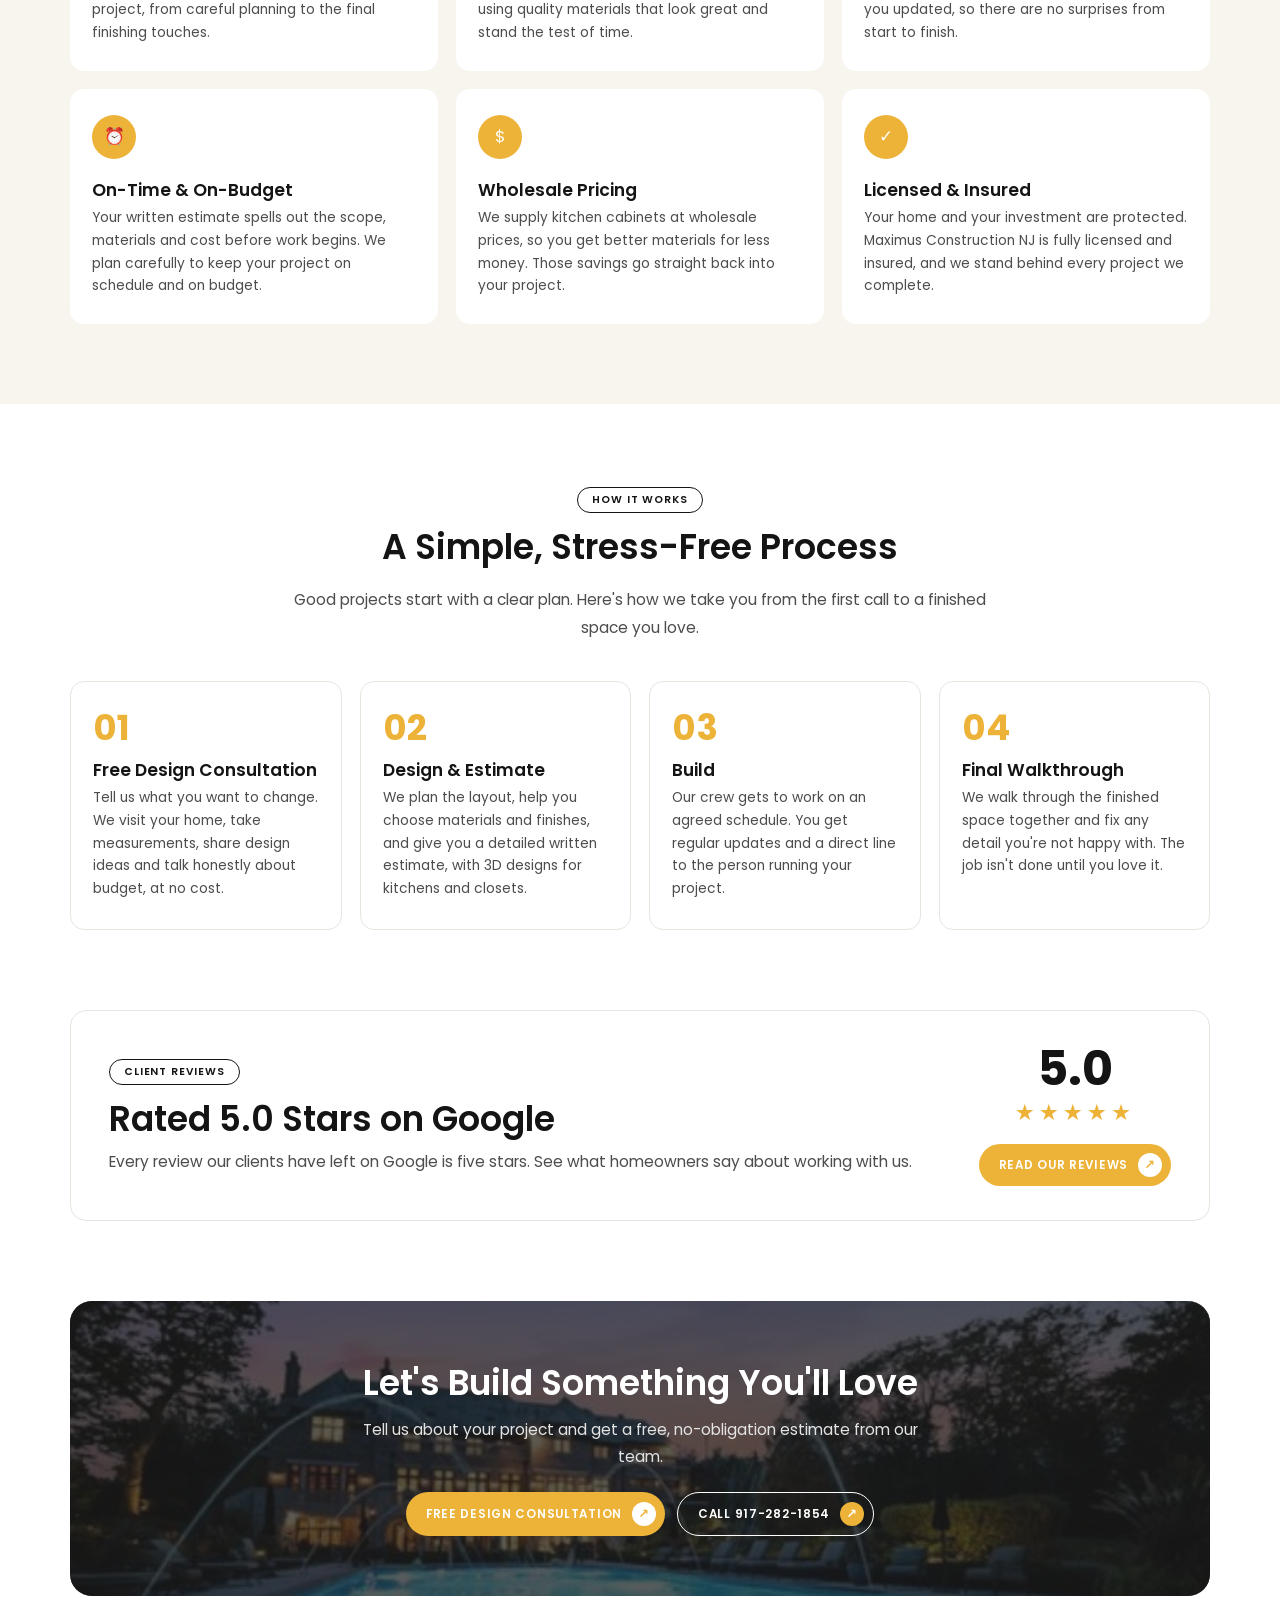
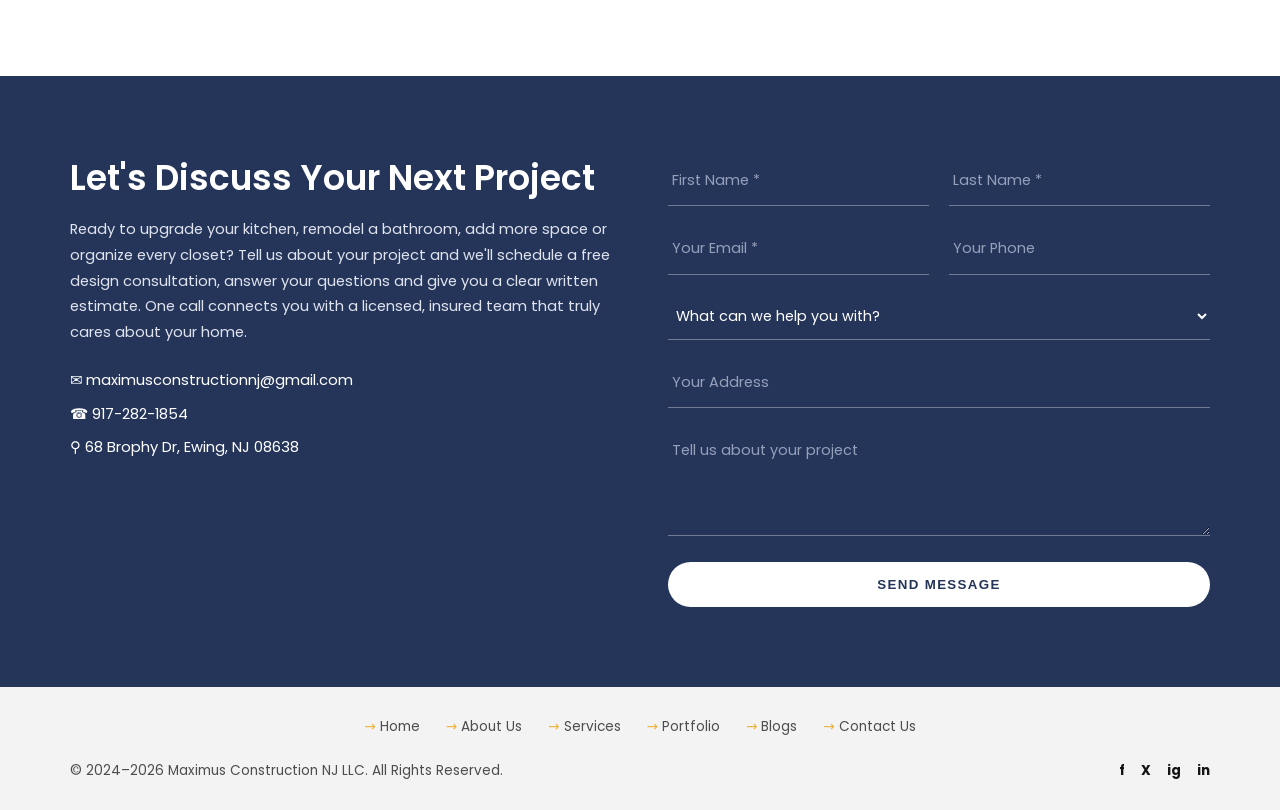
<file: about.html>
<!DOCTYPE html>
<html lang="en">
<head>
<meta charset="UTF-8">
<meta name="viewport" content="width=device-width, initial-scale=1">
<title>About Maximus Construction NJ | Licensed Remodeling Contractor in Ewing, NJ</title>
<meta name="description" content="Meet Maximus Construction NJ, a licensed and insured remodeling and construction company in Ewing, NJ with 15+ years of experience in kitchens, baths, additions, custom homes, closets and cabinets.">
<link rel="canonical" href="https://maximusconstructionllc.com/about-us/">
<meta property="og:title" content="About Maximus Construction NJ | Licensed Remodeling Contractor in Ewing, NJ">
<meta property="og:description" content="Meet Maximus Construction NJ, a licensed and insured remodeling and construction company in Ewing, NJ with 15+ years of experience in kitchens, baths, additions, custom homes, closets and cabinets.">
<meta property="og:type" content="website">
<link rel="preconnect" href="https://fonts.googleapis.com">
<link rel="preconnect" href="https://fonts.gstatic.com" crossorigin>
<link href="https://fonts.googleapis.com/css2?family=Poppins:wght@400;500;600;700;800&display=swap" rel="stylesheet">
<link rel="stylesheet" href="css/style.css">
<script type="application/ld+json">{"@context": "https://schema.org", "@type": "HomeAndConstructionBusiness", "name": "Maximus Construction NJ LLC", "url": "https://maximusconstructionllc.com/", "telephone": "+1-917-282-1854", "email": "maximusconstructionnj@gmail.com", "address": {"@type": "PostalAddress", "streetAddress": "68 Brophy Dr", "addressLocality": "Ewing", "addressRegion": "NJ", "postalCode": "08638", "addressCountry": "US"}}</script>
</head>
<body>

<header class="site-header">
  <div class="container nav">
    <ul class="menu">
      <li><a href="index.html">Home</a></li>
      <li><a href="about.html" class="active">About Us</a></li>
      <li><a href="services.html">Services &#9662;</a>
        <ul class="dropdown"><li><a href="custom-home-building.html">Custom Home Building</a></li><li><a href="home-renovations.html">Home Renovations</a></li><li><a href="kitchen-remodeling.html">Kitchen Remodeling</a></li><li><a href="bathroom-remodeling.html">Bathroom Remodeling</a></li><li><a href="home-extensions.html">Home Extensions</a></li><li><a href="outdoor-living-spaces.html">Outdoor Living Spaces</a></li><li><a href="custom-closets.html">Custom Closets &amp; Storage</a></li><li><a href="wholesale-kitchen-cabinets.html">Wholesale Kitchen Cabinets</a></li></ul>
      </li>
    </ul>
    <a href="index.html" class="logo" aria-label="Maximus Construction NJ home"><span class="hat"></span><b>MAXIMUS</b><small>CONSTRUCTION NJ LLC</small></a>
    <ul class="menu right">
      <li><a href="https://maximusconstructionllc.com/portfolio/">Portfolio</a></li>
      <li><a href="https://maximusconstructionllc.com/blogs/">Blogs</a></li>
      <li><a href="#contact" class="btn">Contact Us</a></li>
    </ul>
    <button class="nav-toggle" aria-label="Open menu" onclick="document.querySelector('.mobile-menu').classList.add('open')">&#9776;</button>
  </div>
  <ul class="mobile-menu">
    <li><button class="close" aria-label="Close menu" onclick="this.closest('.mobile-menu').classList.remove('open')">&times;</button></li>
    <li><a href="index.html">Home</a></li>
    <li><a href="about.html">About Us</a></li>
    <li><a href="services.html">Services</a><ul><li><a href="custom-home-building.html">Custom Home Building</a></li><li><a href="home-renovations.html">Home Renovations</a></li><li><a href="kitchen-remodeling.html">Kitchen Remodeling</a></li><li><a href="bathroom-remodeling.html">Bathroom Remodeling</a></li><li><a href="home-extensions.html">Home Extensions</a></li><li><a href="outdoor-living-spaces.html">Outdoor Living Spaces</a></li><li><a href="custom-closets.html">Custom Closets &amp; Storage</a></li><li><a href="wholesale-kitchen-cabinets.html">Wholesale Kitchen Cabinets</a></li></ul></li>
    <li><a href="https://maximusconstructionllc.com/portfolio/">Portfolio</a></li>
    <li><a href="https://maximusconstructionllc.com/blogs/">Blogs</a></li>
    <li><a href="#contact" onclick="this.closest('.mobile-menu').classList.remove('open')">Contact Us</a></li>
  </ul>
</header>

<main>

<section class="banner page-banner" style="background-image:url('images/home-with-fountain.jpg')">
  <div class="container"><p class="crumbs"><a href="index.html">Maximus Construction LLC</a> / <b>About Us</b></p><h1>About Us</h1></div>
</section>

<!-- Was "Trusted Partner in Construction and Design" -->
<section>
  <div class="container split">
    <div>
      <span class="tag">About Our Company</span>
      <h2>Your Trusted Partner in Remodeling and Construction</h2>
      <p>Maximus Construction NJ is a full-service home remodeling and construction company based in Ewing, New Jersey. For more than 15 years, we've helped homeowners build new homes, add space and transform kitchens, bathrooms and living areas into places they truly love.</p>
      <p>Our approach is simple. We listen first, plan carefully, give you a clear written estimate and then do the work the right way. Whether it's a custom-built home, a major renovation or a single closet, every project gets the same attention to detail and the same respect for your home.</p>
      <p>Today, Maximus brings three specialties together under one name: construction and remodeling, custom closets and wholesale kitchen cabinets. For you, that means one trusted team, better materials and fewer handoffs.</p>
      <div class="btns"><a href="#contact" class="btn">Free Consultation</a></div>
    </div>
    <img class="photo" src="images/home-with-fountain.jpg" alt="Custom two-story home with lit fountain at dusk" loading="lazy" style="aspect-ratio:1/1.05">
  </div>
</section>

<!-- Was "Success With Expert Advisory Services" + fake 89% / 96% progress bars -->
<section class="bg-beige">
  <div class="container">
    <div class="head-row">
      <div><span class="tag">One Team, Three Specialties</span><h2>Everything Your Home Needs, Under One Name</h2></div>
      <p>Most homeowners juggle a contractor, a cabinet showroom and a closet company. With Maximus, it's all one team, so your project stays coordinated and on budget.</p>
    </div>
    <div class="cards three">
      <a class="card" href="services.html"><div class="pic"><img src="images/custom-home-aerial.jpg" alt="Custom home built by Maximus Construction NJ" loading="lazy"><span class="ico">&#8962;</span></div><div class="body"><h3>Maximus Construction</h3><p>Kitchen and bathroom remodeling, whole-home renovations, additions, outdoor living spaces and custom home building, managed from start to finish.</p><span class="more">&#8594; Our Services</span></div></a>
      <a class="card" href="custom-closets.html"><div class="pic"><img src="images/laundry-cabinets.jpg" alt="Custom built-in storage" loading="lazy"><span class="ico">&#9638;</span></div><div class="body"><h3>Maximus Closets</h3><p>Walk-in and reach-in closets, pantries, mudrooms, laundry rooms and garage storage, designed in 3D and installed by our own team.</p><span class="more">&#8594; Custom Closets</span></div></a>
      <a class="card" href="wholesale-kitchen-cabinets.html"><div class="pic"><img src="images/wood-kitchen-cabinets.jpg" alt="Wholesale wood kitchen cabinets" loading="lazy"><span class="ico">$</span></div><div class="body"><h3>Maximus Kitchens</h3><p>Quality kitchen cabinets at wholesale prices for contractors, designers, builders and homeowners, with a free 3D layout on every order.</p><span class="more">&#8594; Wholesale Cabinets</span></div></a>
    </div>
  </div>
</section>

<!-- Was "Architecture – Interior Design" marquee -->
<div class="marquee" aria-hidden="true"><div>Kitchens &#8226; Bathrooms &#8226; Additions &#8226; Custom Homes &#8226; Closets &#8226; Cabinets &#8226; Kitchens &#8226; Bathrooms &#8226; Additions &#8226; Custom Homes &#8226; Closets &#8226; Cabinets &#8226;&nbsp;</div></div>

<!-- NEW: values -->
<section>
  <div class="container split">
    <div class="img-stack">
      <img src="images/modern-home-exterior.jpg" alt="Modern home exterior" loading="lazy">
      <img src="images/granite-sink.jpg" alt="Remodeled kitchen with granite countertop" loading="lazy">
    </div>
    <div>
      <span class="tag">What We Stand For</span>
      <h2>The Values Behind Every Project</h2>
      <p>A remodel is a big decision, and you're trusting us with your home and your budget. These are the promises we make to every client.</p>
      <ul class="checks">
        <li><b>Honesty.</b> Clear written estimates and straight answers, with no hidden costs.</li>
        <li><b>Craftsmanship.</b> Quality materials and careful work that is built to last.</li>
        <li><b>Respect.</b> We treat your home, your time and your family with care.</li>
        <li><b>Accountability.</b> One team owns the result, from the first call to the final walkthrough.</li>
      </ul>
      <div class="counters">
        <div><strong>15+</strong><span>Years Experience</span></div>
        <div><strong>5.0&#9733;</strong><span>Google Rating</span></div>
        <div><strong>100%</strong><span>Licensed &amp; Insured</span></div>
      </div>
    </div>
  </div>
</section>

<!-- Was "Dedicated to Delivering Value and Excellence" -->
<section class="bg-beige">
  <div class="container">
    <div class="head-row">
      <div><span class="tag">Why Choose Us?</span><h2>Built on Quality, Honesty and Craftsmanship</h2></div>
      <p>We treat every home like our own. You get quality materials, skilled tradespeople and clear, written pricing, so your project is done right the first time and built to last.</p>
    </div>
    <div class="why"><div class="wcard"><i>&#9733;</i><h3>Experienced Team</h3><p>With over 15 years in residential construction, our skilled team brings real know-how to every project, from careful planning to the final finishing touches.</p></div><div class="wcard"><i>&#9874;</i><h3>Quality Craftsmanship</h3><p>We sweat the details others skip: level cabinets, clean tile lines and solid construction, using quality materials that look great and stand the test of time.</p></div><div class="wcard"><i>&#9993;</i><h3>Clear Communication</h3><p>You'll always know what's happening. We explain each step, answer your calls and keep you updated, so there are no surprises from start to finish.</p></div><div class="wcard"><i>&#9200;</i><h3>On-Time &amp; On-Budget</h3><p>Your written estimate spells out the scope, materials and cost before work begins. We plan carefully to keep your project on schedule and on budget.</p></div><div class="wcard"><i>$</i><h3>Wholesale Pricing</h3><p>We supply kitchen cabinets at wholesale prices, so you get better materials for less money. Those savings go straight back into your project.</p></div><div class="wcard"><i>&#10003;</i><h3>Licensed &amp; Insured</h3><p>Your home and your investment are protected. Maximus Construction NJ is fully licensed and insured, and we stand behind every project we complete.</p></div></div>
  </div>
</section>

<section>
  <div class="container">
    <div class="center" style="margin-bottom:40px">
      <span class="tag">How It Works</span>
      <h2>A Simple, Stress-Free Process</h2>
      <p class="lead">Good projects start with a clear plan. Here's how we take you from the first call to a finished space you love.</p>
    </div>
    <div class="steps"><div class="step"><h3>Free Design Consultation</h3><p>Tell us what you want to change. We visit your home, take measurements, share design ideas and talk honestly about budget, at no cost.</p></div><div class="step"><h3>Design &amp; Estimate</h3><p>We plan the layout, help you choose materials and finishes, and give you a detailed written estimate, with 3D designs for kitchens and closets.</p></div><div class="step"><h3>Build</h3><p>Our crew gets to work on an agreed schedule. You get regular updates and a direct line to the person running your project.</p></div><div class="step"><h3>Final Walkthrough</h3><p>We walk through the finished space together and fix any detail you're not happy with. The job isn't done until you love it.</p></div></div>
  </div>
</section>

<section style="padding-top:0;padding-bottom:80px"><div class="container">
    <div class="review-box">
      <div>
        <span class="tag">Client Reviews</span>
        <h2 style="margin-bottom:6px">Rated 5.0 Stars on Google</h2>
        <p>Every review our clients have left on Google is five stars. See what homeowners say about working with us.</p>
      </div>
      <div class="center">
        <div class="score">5.0</div>
        <div class="stars">&#9733;&#9733;&#9733;&#9733;&#9733;</div>
        <div class="btns" style="justify-content:center;margin-top:12px"><a class="btn" href="https://www.google.com/maps/search/?api=1&amp;query=Maximus+Construction+NJ+68+Brophy+Dr+Ewing+NJ" target="_blank" rel="noopener">Read Our Reviews</a></div>
      </div>
    </div>
  </div>
</section>

<!-- Was "Join Our Community and Access Exclusive Insights Today" -->
<section style="padding-bottom:80px;padding-top:0">
  <div class="container">
    <div class="cta" style="background-image:url('images/home-with-pool.jpg')">
      <h2>Let's Build Something You'll Love</h2>
      <p>Tell us about your project and get a free, no-obligation estimate from our team.</p>
      <div class="btns"><a href="#contact" class="btn">Free Design Consultation</a><a href="tel:+19172821854" class="btn ghost">Call 917-282-1854</a></div>
    </div>
  </div>
</section>

<section class="contact" id="contact">
  <div class="container split top">
    <div>
      <h2>Let's Discuss Your Next Project</h2>
      <p>Ready to upgrade your kitchen, remodel a bathroom, add more space or organize every closet? Tell us about your project and we'll schedule a free design consultation, answer your questions and give you a clear written estimate. One call connects you with a licensed, insured team that truly cares about your home.</p>
      <ul class="contact-info">
        <li>&#9993; <a href="mailto:maximusconstructionnj@gmail.com">maximusconstructionnj@gmail.com</a></li>
        <li>&#9742; <a href="tel:+19172821854">917-282-1854</a></li>
        <li>&#9906; 68 Brophy Dr, Ewing, NJ 08638</li>
      </ul>
    </div>
    <form class="form" action="#" method="post">
      <input type="text" name="first_name" placeholder="First Name *" required aria-label="First name">
      <input type="text" name="last_name" placeholder="Last Name *" required aria-label="Last name">
      <input type="email" name="email" placeholder="Your Email *" required aria-label="Email">
      <input type="tel" name="phone" placeholder="Your Phone" aria-label="Phone">
      <select name="service" class="full" aria-label="Service"><option value="">What can we help you with?</option><option>Custom Home Building</option><option>Home Renovations</option><option>Kitchen Remodeling</option><option>Bathroom Remodeling</option><option>Home Extensions</option><option>Outdoor Living Spaces</option><option>Custom Closets &amp; Storage</option><option>Wholesale Kitchen Cabinets</option><option>Something Else</option></select>
      <input type="text" name="address" class="full" placeholder="Your Address" aria-label="Address">
      <textarea name="message" class="full" placeholder="Tell us about your project" aria-label="Message"></textarea>
      <button type="submit">Send Message</button>
    </form>
  </div>
</section>
</main>

<footer class="site-footer">
  <div class="container">
    <ul class="foot-links">
      <li><a href="index.html">Home</a></li>
      <li><a href="about.html">About Us</a></li>
      <li><a href="services.html">Services</a></li>
      <li><a href="https://maximusconstructionllc.com/portfolio/">Portfolio</a></li>
      <li><a href="https://maximusconstructionllc.com/blogs/">Blogs</a></li>
      <li><a href="#contact">Contact Us</a></li>
    </ul>
    <div class="copy">
      <span>&copy; 2024&ndash;2026 Maximus Construction NJ LLC. All Rights Reserved.</span>
      <span class="social"><a href="#" aria-label="Facebook">f</a><a href="#" aria-label="X">X</a><a href="#" aria-label="Instagram">ig</a><a href="#" aria-label="LinkedIn">in</a></span>
    </div>
  </div>
</footer>

</body>
</html>
</file>
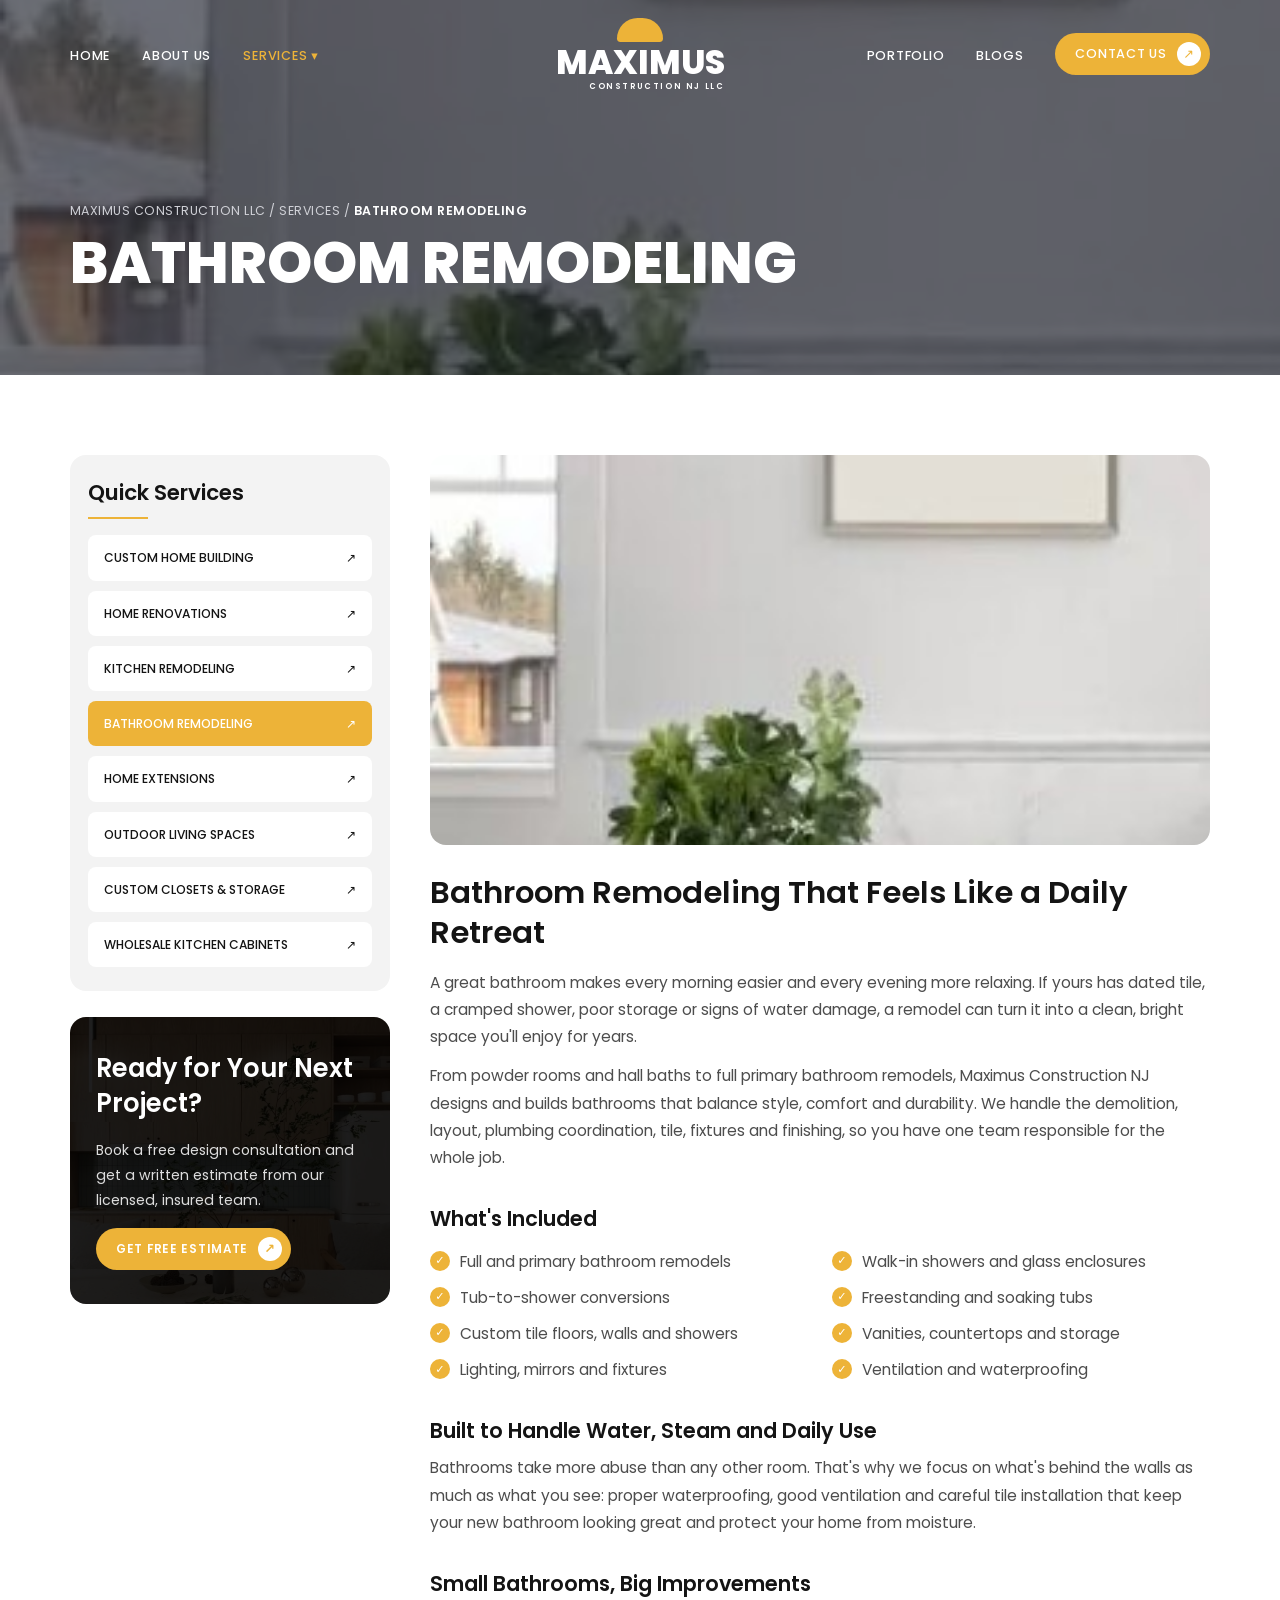
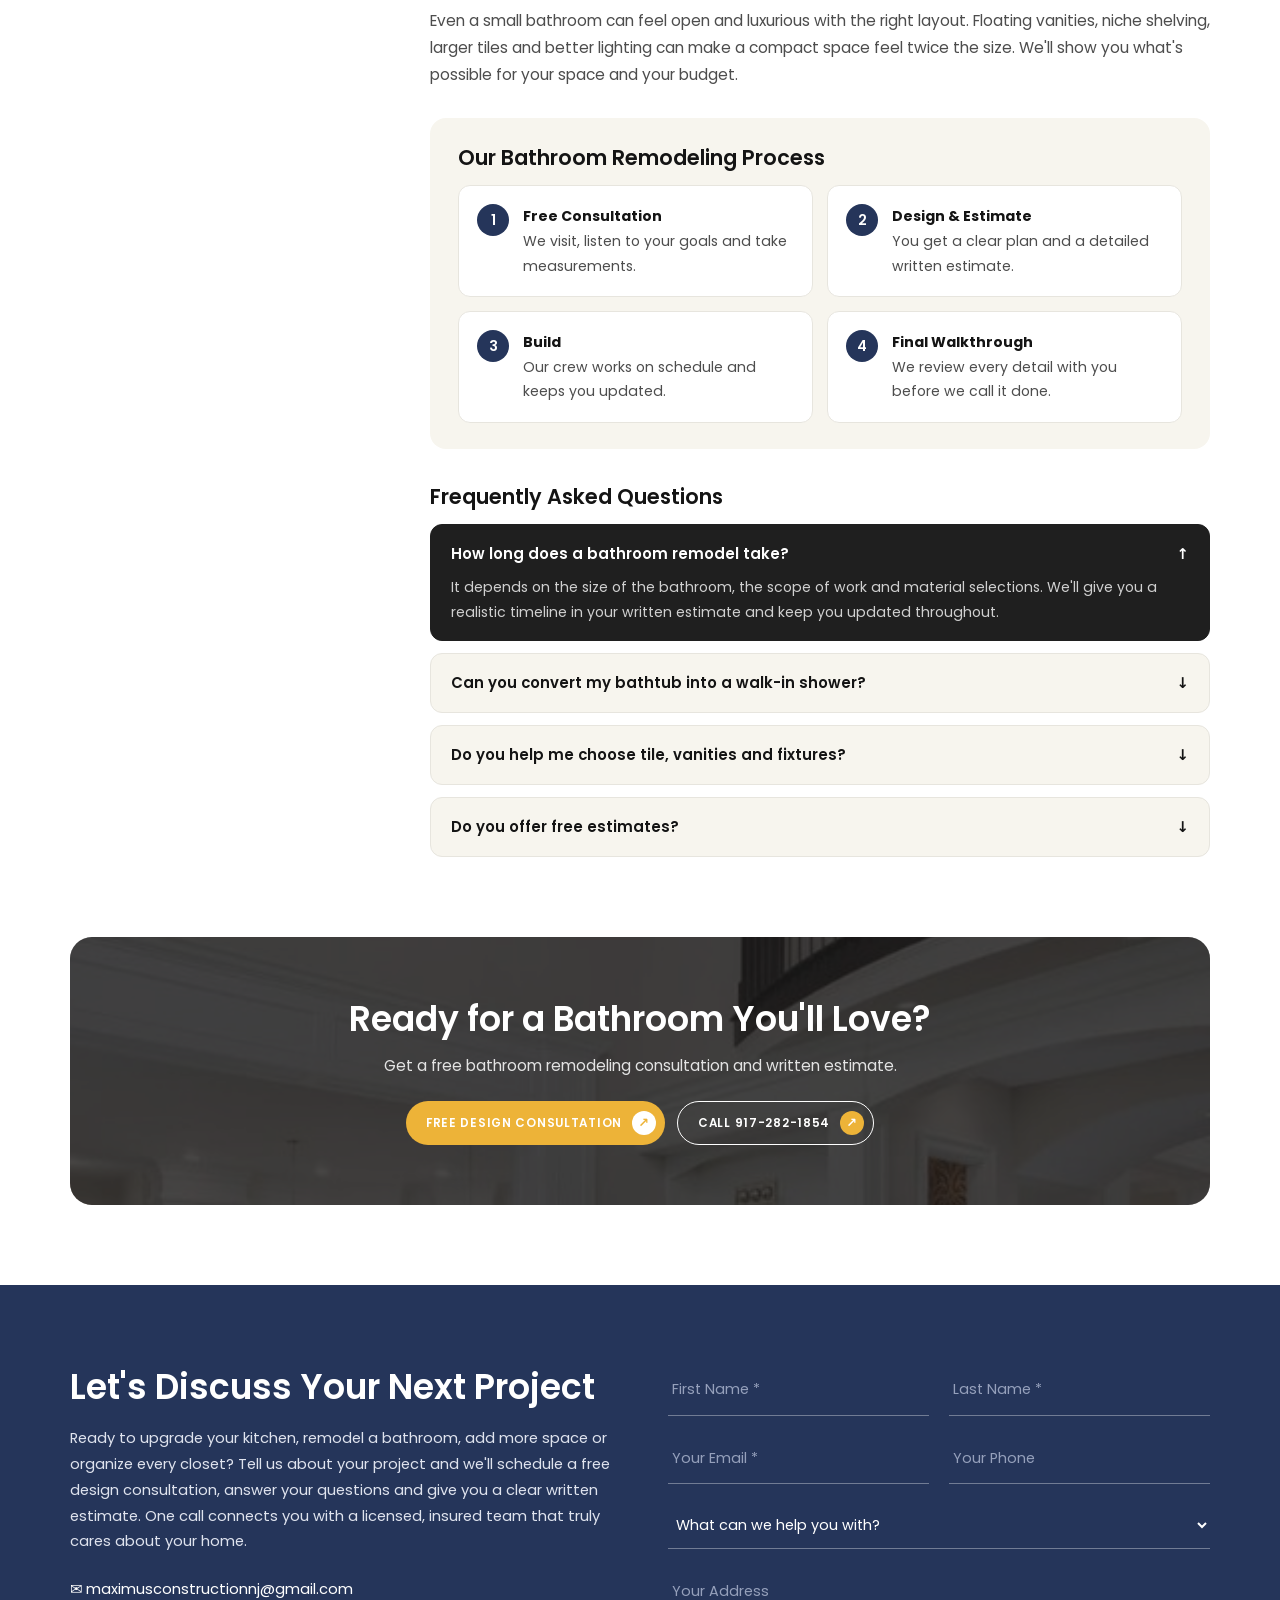
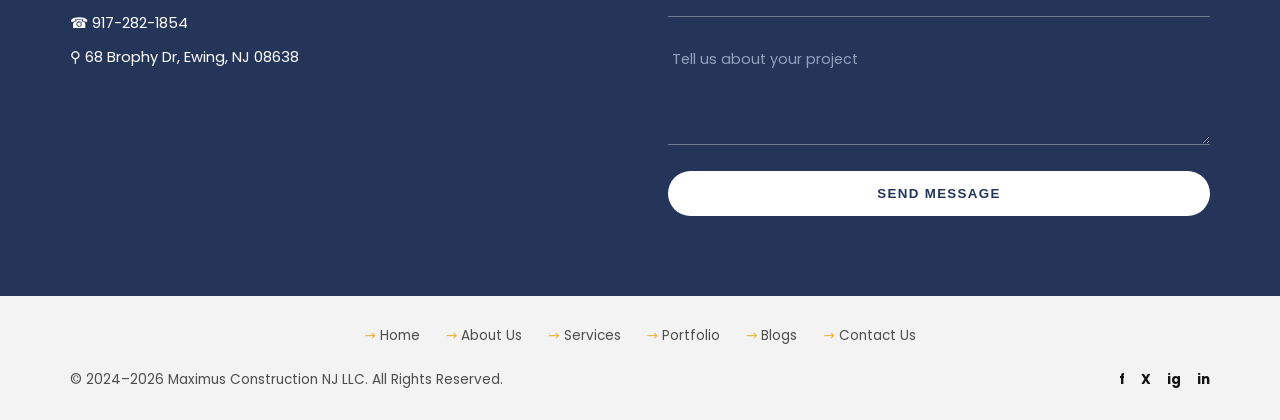
<file: bathroom-remodeling.html>
<!DOCTYPE html>
<html lang="en">
<head>
<meta charset="UTF-8">
<meta name="viewport" content="width=device-width, initial-scale=1">
<title>Bathroom Remodeling in New Jersey | Maximus Construction NJ</title>
<meta name="description" content="Bathroom remodeling in NJ: walk-in showers, tub-to-shower conversions, vanities, custom tile and more. Licensed, insured and built to last. Free estimates.">
<link rel="canonical" href="https://maximusconstructionllc.com/bathroom-remodeling/">
<meta property="og:title" content="Bathroom Remodeling in New Jersey | Maximus Construction NJ">
<meta property="og:description" content="Bathroom remodeling in NJ: walk-in showers, tub-to-shower conversions, vanities, custom tile and more. Licensed, insured and built to last. Free estimates.">
<meta property="og:type" content="website">
<link rel="preconnect" href="https://fonts.googleapis.com">
<link rel="preconnect" href="https://fonts.gstatic.com" crossorigin>
<link href="https://fonts.googleapis.com/css2?family=Poppins:wght@400;500;600;700;800&display=swap" rel="stylesheet">
<link rel="stylesheet" href="css/style.css">
<script type="application/ld+json">{"@context": "https://schema.org", "@type": "HomeAndConstructionBusiness", "name": "Maximus Construction NJ LLC", "url": "https://maximusconstructionllc.com/", "telephone": "+1-917-282-1854", "email": "maximusconstructionnj@gmail.com", "address": {"@type": "PostalAddress", "streetAddress": "68 Brophy Dr", "addressLocality": "Ewing", "addressRegion": "NJ", "postalCode": "08638", "addressCountry": "US"}}</script>
<script type="application/ld+json">{"@context": "https://schema.org", "@type": "FAQPage", "mainEntity": [{"@type": "Question", "name": "How long does a bathroom remodel take?", "acceptedAnswer": {"@type": "Answer", "text": "It depends on the size of the bathroom, the scope of work and material selections. We'll give you a realistic timeline in your written estimate and keep you updated throughout."}}, {"@type": "Question", "name": "Can you convert my bathtub into a walk-in shower?", "acceptedAnswer": {"@type": "Answer", "text": "Yes. Tub-to-shower conversions are one of our most popular upgrades, creating a safer, more modern and easier-to-clean bathroom."}}, {"@type": "Question", "name": "Do you help me choose tile, vanities and fixtures?", "acceptedAnswer": {"@type": "Answer", "text": "Yes. We'll guide you through your options and help you choose materials that fit your style, your budget and how you use the space."}}, {"@type": "Question", "name": "Do you offer free estimates?", "acceptedAnswer": {"@type": "Answer", "text": "Yes. Your consultation and written estimate are free, with no obligation."}}]}</script>
<script type="application/ld+json">{"@context": "https://schema.org", "@type": "Service", "name": "Bathroom Remodeling", "provider": {"@type": "HomeAndConstructionBusiness", "name": "Maximus Construction NJ LLC"}, "areaServed": "New Jersey", "description": "Bathroom remodeling in NJ: walk-in showers, tub-to-shower conversions, vanities, custom tile and more. Licensed, insured and built to last. Free estimates."}</script>
</head>
<body>

<header class="site-header">
  <div class="container nav">
    <ul class="menu">
      <li><a href="index.html">Home</a></li>
      <li><a href="about.html">About Us</a></li>
      <li><a href="services.html" class="active">Services &#9662;</a>
        <ul class="dropdown"><li><a href="custom-home-building.html">Custom Home Building</a></li><li><a href="home-renovations.html">Home Renovations</a></li><li><a href="kitchen-remodeling.html">Kitchen Remodeling</a></li><li><a href="bathroom-remodeling.html">Bathroom Remodeling</a></li><li><a href="home-extensions.html">Home Extensions</a></li><li><a href="outdoor-living-spaces.html">Outdoor Living Spaces</a></li><li><a href="custom-closets.html">Custom Closets &amp; Storage</a></li><li><a href="wholesale-kitchen-cabinets.html">Wholesale Kitchen Cabinets</a></li></ul>
      </li>
    </ul>
    <a href="index.html" class="logo" aria-label="Maximus Construction NJ home"><span class="hat"></span><b>MAXIMUS</b><small>CONSTRUCTION NJ LLC</small></a>
    <ul class="menu right">
      <li><a href="https://maximusconstructionllc.com/portfolio/">Portfolio</a></li>
      <li><a href="https://maximusconstructionllc.com/blogs/">Blogs</a></li>
      <li><a href="#contact" class="btn">Contact Us</a></li>
    </ul>
    <button class="nav-toggle" aria-label="Open menu" onclick="document.querySelector('.mobile-menu').classList.add('open')">&#9776;</button>
  </div>
  <ul class="mobile-menu">
    <li><button class="close" aria-label="Close menu" onclick="this.closest('.mobile-menu').classList.remove('open')">&times;</button></li>
    <li><a href="index.html">Home</a></li>
    <li><a href="about.html">About Us</a></li>
    <li><a href="services.html">Services</a><ul><li><a href="custom-home-building.html">Custom Home Building</a></li><li><a href="home-renovations.html">Home Renovations</a></li><li><a href="kitchen-remodeling.html">Kitchen Remodeling</a></li><li><a href="bathroom-remodeling.html">Bathroom Remodeling</a></li><li><a href="home-extensions.html">Home Extensions</a></li><li><a href="outdoor-living-spaces.html">Outdoor Living Spaces</a></li><li><a href="custom-closets.html">Custom Closets &amp; Storage</a></li><li><a href="wholesale-kitchen-cabinets.html">Wholesale Kitchen Cabinets</a></li></ul></li>
    <li><a href="https://maximusconstructionllc.com/portfolio/">Portfolio</a></li>
    <li><a href="https://maximusconstructionllc.com/blogs/">Blogs</a></li>
    <li><a href="#contact" onclick="this.closest('.mobile-menu').classList.remove('open')">Contact Us</a></li>
  </ul>
</header>

<main>

<section class="banner page-banner" style="background-image:url('images/bathroom-remodel.jpg')">
  <div class="container"><p class="crumbs"><a href="index.html">Maximus Construction LLC</a> / <a href="services.html">Services</a> / <b>Bathroom Remodeling</b></p><h1>Bathroom Remodeling</h1></div>
</section>

<section>
  <div class="container svc-layout">
    <aside class="sidebar">
      <div class="side-box"><h3>Quick Services</h3><ul class="side-links"><li><a href="custom-home-building.html">Custom Home Building</a></li><li><a href="home-renovations.html">Home Renovations</a></li><li><a href="kitchen-remodeling.html">Kitchen Remodeling</a></li><li><a href="bathroom-remodeling.html" class=active>Bathroom Remodeling</a></li><li><a href="home-extensions.html">Home Extensions</a></li><li><a href="outdoor-living-spaces.html">Outdoor Living Spaces</a></li><li><a href="custom-closets.html">Custom Closets &amp; Storage</a></li><li><a href="wholesale-kitchen-cabinets.html">Wholesale Kitchen Cabinets</a></li></ul></div>
      <div class="side-cta"><h3>Ready for Your Next Project?</h3><p>Book a free design consultation and get a written estimate from our licensed, insured team.</p><a href="#contact" class="btn">Get Free Estimate</a></div>
    </aside>
    <article class="content">
      <img class="main" src="images/bathroom-remodel.jpg" alt="Bathroom Remodeling project by Maximus Construction NJ">
      <h2>Bathroom Remodeling That Feels Like a Daily Retreat</h2>
      <p>A great bathroom makes every morning easier and every evening more relaxing. If yours has dated tile, a cramped shower, poor storage or signs of water damage, a remodel can turn it into a clean, bright space you'll enjoy for years.</p>
      <p>From powder rooms and hall baths to full primary bathroom remodels, Maximus Construction NJ designs and builds bathrooms that balance style, comfort and durability. We handle the demolition, layout, plumbing coordination, tile, fixtures and finishing, so you have one team responsible for the whole job.</p>
      <h3>What's Included</h3>
      <ul class="checks two"><li>Full and primary bathroom remodels</li><li>Walk-in showers and glass enclosures</li><li>Tub-to-shower conversions</li><li>Freestanding and soaking tubs</li><li>Custom tile floors, walls and showers</li><li>Vanities, countertops and storage</li><li>Lighting, mirrors and fixtures</li><li>Ventilation and waterproofing</li></ul>
      <h3>Built to Handle Water, Steam and Daily Use</h3>
      <p>Bathrooms take more abuse than any other room. That's why we focus on what's behind the walls as much as what you see: proper waterproofing, good ventilation and careful tile installation that keep your new bathroom looking great and protect your home from moisture.</p>
      <h3>Small Bathrooms, Big Improvements</h3>
      <p>Even a small bathroom can feel open and luxurious with the right layout. Floating vanities, niche shelving, larger tiles and better lighting can make a compact space feel twice the size. We'll show you what's possible for your space and your budget.</p>
      <div class="box"><h3>Our Bathroom Remodeling Process</h3><ol class="mini-steps"><li><b>Free Consultation</b>We visit, listen to your goals and take measurements.</li><li><b>Design &amp; Estimate</b>You get a clear plan and a detailed written estimate.</li><li><b>Build</b>Our crew works on schedule and keeps you updated.</li><li><b>Final Walkthrough</b>We review every detail with you before we call it done.</li></ol></div>
      <h3>Frequently Asked Questions</h3>
      <div class="faq"><details open><summary>How long does a bathroom remodel take?</summary><p>It depends on the size of the bathroom, the scope of work and material selections. We'll give you a realistic timeline in your written estimate and keep you updated throughout.</p></details><details><summary>Can you convert my bathtub into a walk-in shower?</summary><p>Yes. Tub-to-shower conversions are one of our most popular upgrades, creating a safer, more modern and easier-to-clean bathroom.</p></details><details><summary>Do you help me choose tile, vanities and fixtures?</summary><p>Yes. We'll guide you through your options and help you choose materials that fit your style, your budget and how you use the space.</p></details><details><summary>Do you offer free estimates?</summary><p>Yes. Your consultation and written estimate are free, with no obligation.</p></details></div>
    </article>
  </div>
</section>

<section style="padding-bottom:80px;padding-top:0">
  <div class="container">
    <div class="cta" style="background-image:url('images/interior-staircase.jpg')">
      <h2>Ready for a Bathroom You'll Love?</h2>
      <p>Get a free bathroom remodeling consultation and written estimate.</p>
      <div class="btns"><a href="#contact" class="btn">Free Design Consultation</a><a href="tel:+19172821854" class="btn ghost">Call 917-282-1854</a></div>
    </div>
  </div>
</section>

<section class="contact" id="contact">
  <div class="container split top">
    <div>
      <h2>Let's Discuss Your Next Project</h2>
      <p>Ready to upgrade your kitchen, remodel a bathroom, add more space or organize every closet? Tell us about your project and we'll schedule a free design consultation, answer your questions and give you a clear written estimate. One call connects you with a licensed, insured team that truly cares about your home.</p>
      <ul class="contact-info">
        <li>&#9993; <a href="mailto:maximusconstructionnj@gmail.com">maximusconstructionnj@gmail.com</a></li>
        <li>&#9742; <a href="tel:+19172821854">917-282-1854</a></li>
        <li>&#9906; 68 Brophy Dr, Ewing, NJ 08638</li>
      </ul>
    </div>
    <form class="form" action="#" method="post">
      <input type="text" name="first_name" placeholder="First Name *" required aria-label="First name">
      <input type="text" name="last_name" placeholder="Last Name *" required aria-label="Last name">
      <input type="email" name="email" placeholder="Your Email *" required aria-label="Email">
      <input type="tel" name="phone" placeholder="Your Phone" aria-label="Phone">
      <select name="service" class="full" aria-label="Service"><option value="">What can we help you with?</option><option>Custom Home Building</option><option>Home Renovations</option><option>Kitchen Remodeling</option><option>Bathroom Remodeling</option><option>Home Extensions</option><option>Outdoor Living Spaces</option><option>Custom Closets &amp; Storage</option><option>Wholesale Kitchen Cabinets</option><option>Something Else</option></select>
      <input type="text" name="address" class="full" placeholder="Your Address" aria-label="Address">
      <textarea name="message" class="full" placeholder="Tell us about your project" aria-label="Message"></textarea>
      <button type="submit">Send Message</button>
    </form>
  </div>
</section>
</main>

<footer class="site-footer">
  <div class="container">
    <ul class="foot-links">
      <li><a href="index.html">Home</a></li>
      <li><a href="about.html">About Us</a></li>
      <li><a href="services.html">Services</a></li>
      <li><a href="https://maximusconstructionllc.com/portfolio/">Portfolio</a></li>
      <li><a href="https://maximusconstructionllc.com/blogs/">Blogs</a></li>
      <li><a href="#contact">Contact Us</a></li>
    </ul>
    <div class="copy">
      <span>&copy; 2024&ndash;2026 Maximus Construction NJ LLC. All Rights Reserved.</span>
      <span class="social"><a href="#" aria-label="Facebook">f</a><a href="#" aria-label="X">X</a><a href="#" aria-label="Instagram">ig</a><a href="#" aria-label="LinkedIn">in</a></span>
    </div>
  </div>
</footer>

</body>
</html>
</file>
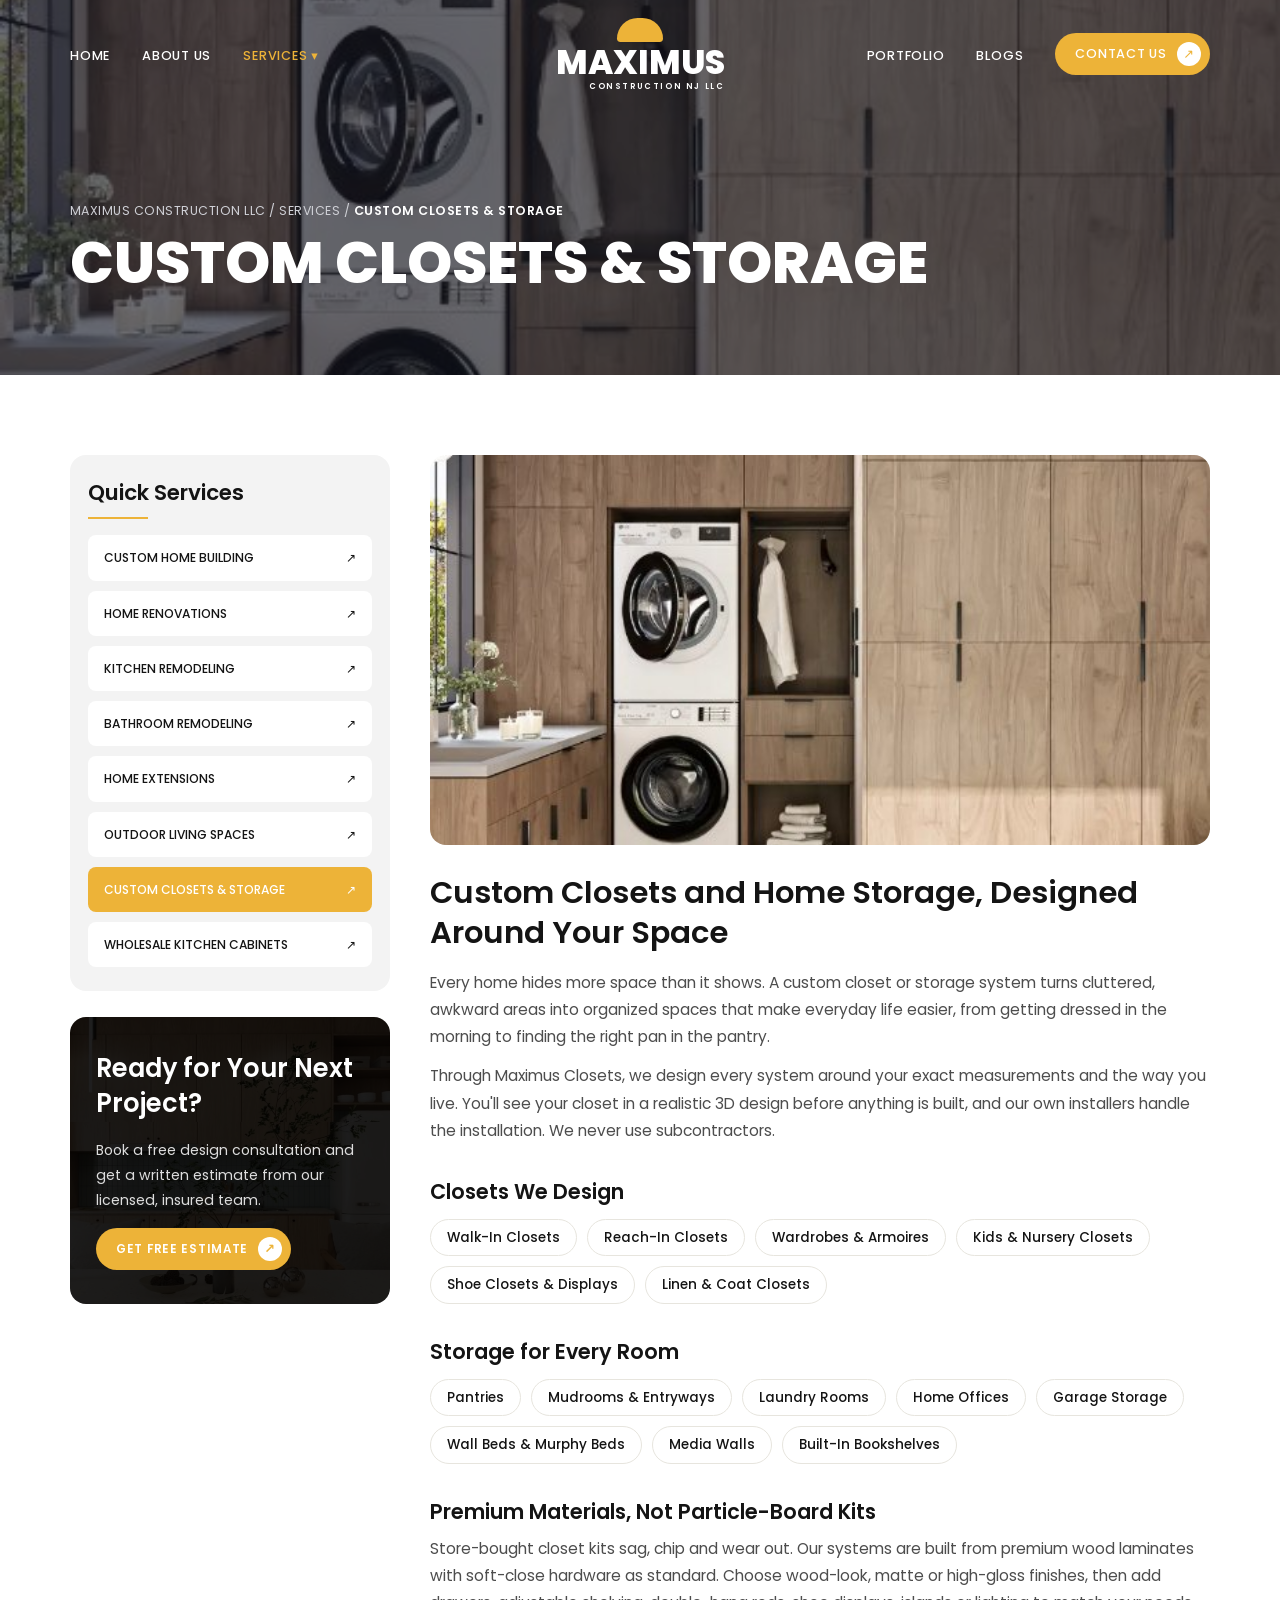
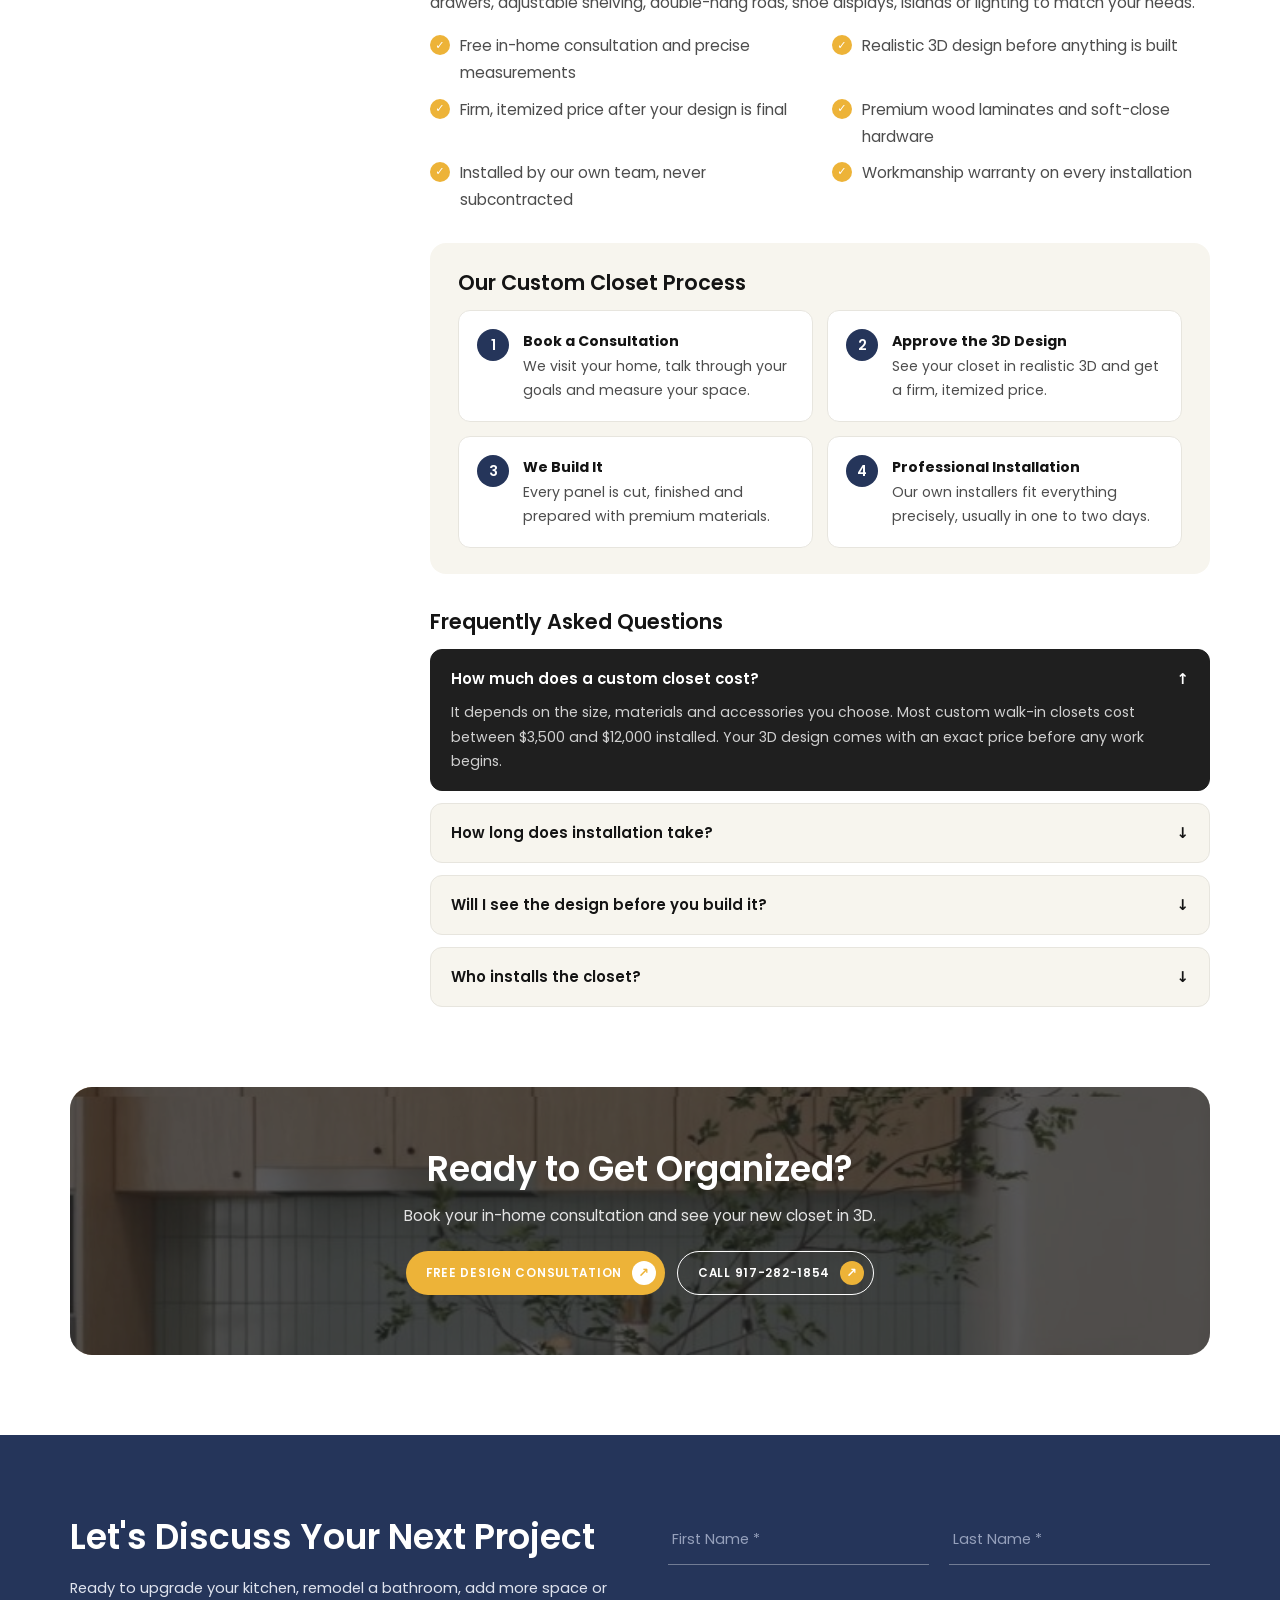
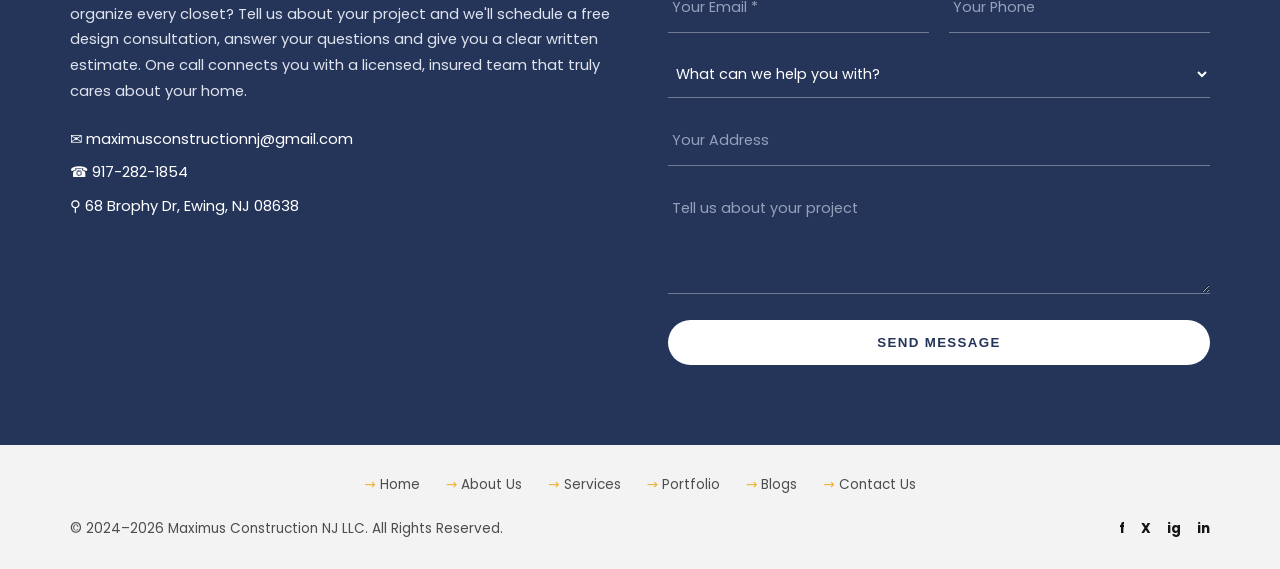
<file: custom-closets.html>
<!DOCTYPE html>
<html lang="en">
<head>
<meta charset="UTF-8">
<meta name="viewport" content="width=device-width, initial-scale=1">
<title>Custom Closets &amp; Home Storage in NJ | Maximus Construction NJ</title>
<meta name="description" content="Custom walk-in and reach-in closets, pantries, mudrooms, laundry rooms and garage storage. Designed in 3D, built with premium materials and installed by our own team.">
<link rel="canonical" href="https://maximusconstructionllc.com/custom-closets/">
<meta property="og:title" content="Custom Closets &amp; Home Storage in NJ | Maximus Construction NJ">
<meta property="og:description" content="Custom walk-in and reach-in closets, pantries, mudrooms, laundry rooms and garage storage. Designed in 3D, built with premium materials and installed by our own team.">
<meta property="og:type" content="website">
<link rel="preconnect" href="https://fonts.googleapis.com">
<link rel="preconnect" href="https://fonts.gstatic.com" crossorigin>
<link href="https://fonts.googleapis.com/css2?family=Poppins:wght@400;500;600;700;800&display=swap" rel="stylesheet">
<link rel="stylesheet" href="css/style.css">
<script type="application/ld+json">{"@context": "https://schema.org", "@type": "HomeAndConstructionBusiness", "name": "Maximus Construction NJ LLC", "url": "https://maximusconstructionllc.com/", "telephone": "+1-917-282-1854", "email": "maximusconstructionnj@gmail.com", "address": {"@type": "PostalAddress", "streetAddress": "68 Brophy Dr", "addressLocality": "Ewing", "addressRegion": "NJ", "postalCode": "08638", "addressCountry": "US"}}</script>
<script type="application/ld+json">{"@context": "https://schema.org", "@type": "FAQPage", "mainEntity": [{"@type": "Question", "name": "How much does a custom closet cost?", "acceptedAnswer": {"@type": "Answer", "text": "It depends on the size, materials and accessories you choose. Most custom walk-in closets cost between $3,500 and $12,000 installed. Your 3D design comes with an exact price before any work begins."}}, {"@type": "Question", "name": "How long does installation take?", "acceptedAnswer": {"@type": "Answer", "text": "Most closets are installed in one to two days once your design is finalized. Larger walk-in systems, garages or media walls can take up to three days."}}, {"@type": "Question", "name": "Will I see the design before you build it?", "acceptedAnswer": {"@type": "Answer", "text": "Yes. Every project starts with a realistic 3D design, so you can see your exact closet and make changes before anything is built."}}, {"@type": "Question", "name": "Who installs the closet?", "acceptedAnswer": {"@type": "Answer", "text": "Our own trained installers. We never subcontract installation, so the team that designs your closet is accountable for the result."}}]}</script>
<script type="application/ld+json">{"@context": "https://schema.org", "@type": "Service", "name": "Custom Closets & Storage", "provider": {"@type": "HomeAndConstructionBusiness", "name": "Maximus Construction NJ LLC"}, "areaServed": "New Jersey", "description": "Custom walk-in and reach-in closets, pantries, mudrooms, laundry rooms and garage storage. Designed in 3D, built with premium materials and installed by our own team."}</script>
</head>
<body>

<header class="site-header">
  <div class="container nav">
    <ul class="menu">
      <li><a href="index.html">Home</a></li>
      <li><a href="about.html">About Us</a></li>
      <li><a href="services.html" class="active">Services &#9662;</a>
        <ul class="dropdown"><li><a href="custom-home-building.html">Custom Home Building</a></li><li><a href="home-renovations.html">Home Renovations</a></li><li><a href="kitchen-remodeling.html">Kitchen Remodeling</a></li><li><a href="bathroom-remodeling.html">Bathroom Remodeling</a></li><li><a href="home-extensions.html">Home Extensions</a></li><li><a href="outdoor-living-spaces.html">Outdoor Living Spaces</a></li><li><a href="custom-closets.html">Custom Closets &amp; Storage</a></li><li><a href="wholesale-kitchen-cabinets.html">Wholesale Kitchen Cabinets</a></li></ul>
      </li>
    </ul>
    <a href="index.html" class="logo" aria-label="Maximus Construction NJ home"><span class="hat"></span><b>MAXIMUS</b><small>CONSTRUCTION NJ LLC</small></a>
    <ul class="menu right">
      <li><a href="https://maximusconstructionllc.com/portfolio/">Portfolio</a></li>
      <li><a href="https://maximusconstructionllc.com/blogs/">Blogs</a></li>
      <li><a href="#contact" class="btn">Contact Us</a></li>
    </ul>
    <button class="nav-toggle" aria-label="Open menu" onclick="document.querySelector('.mobile-menu').classList.add('open')">&#9776;</button>
  </div>
  <ul class="mobile-menu">
    <li><button class="close" aria-label="Close menu" onclick="this.closest('.mobile-menu').classList.remove('open')">&times;</button></li>
    <li><a href="index.html">Home</a></li>
    <li><a href="about.html">About Us</a></li>
    <li><a href="services.html">Services</a><ul><li><a href="custom-home-building.html">Custom Home Building</a></li><li><a href="home-renovations.html">Home Renovations</a></li><li><a href="kitchen-remodeling.html">Kitchen Remodeling</a></li><li><a href="bathroom-remodeling.html">Bathroom Remodeling</a></li><li><a href="home-extensions.html">Home Extensions</a></li><li><a href="outdoor-living-spaces.html">Outdoor Living Spaces</a></li><li><a href="custom-closets.html">Custom Closets &amp; Storage</a></li><li><a href="wholesale-kitchen-cabinets.html">Wholesale Kitchen Cabinets</a></li></ul></li>
    <li><a href="https://maximusconstructionllc.com/portfolio/">Portfolio</a></li>
    <li><a href="https://maximusconstructionllc.com/blogs/">Blogs</a></li>
    <li><a href="#contact" onclick="this.closest('.mobile-menu').classList.remove('open')">Contact Us</a></li>
  </ul>
</header>

<main>

<section class="banner page-banner" style="background-image:url('images/laundry-cabinets.jpg')">
  <div class="container"><p class="crumbs"><a href="index.html">Maximus Construction LLC</a> / <a href="services.html">Services</a> / <b>Custom Closets &amp; Storage</b></p><h1>Custom Closets &amp; Storage</h1></div>
</section>

<section>
  <div class="container svc-layout">
    <aside class="sidebar">
      <div class="side-box"><h3>Quick Services</h3><ul class="side-links"><li><a href="custom-home-building.html">Custom Home Building</a></li><li><a href="home-renovations.html">Home Renovations</a></li><li><a href="kitchen-remodeling.html">Kitchen Remodeling</a></li><li><a href="bathroom-remodeling.html">Bathroom Remodeling</a></li><li><a href="home-extensions.html">Home Extensions</a></li><li><a href="outdoor-living-spaces.html">Outdoor Living Spaces</a></li><li><a href="custom-closets.html" class=active>Custom Closets &amp; Storage</a></li><li><a href="wholesale-kitchen-cabinets.html">Wholesale Kitchen Cabinets</a></li></ul></div>
      <div class="side-cta"><h3>Ready for Your Next Project?</h3><p>Book a free design consultation and get a written estimate from our licensed, insured team.</p><a href="#contact" class="btn">Get Free Estimate</a></div>
    </aside>
    <article class="content">
      <img class="main" src="images/laundry-cabinets.jpg" alt="Custom Closets &amp; Storage project by Maximus Construction NJ">
      <h2>Custom Closets and Home Storage, Designed Around Your Space</h2>
      <p>Every home hides more space than it shows. A custom closet or storage system turns cluttered, awkward areas into organized spaces that make everyday life easier, from getting dressed in the morning to finding the right pan in the pantry.</p>
      <p>Through Maximus Closets, we design every system around your exact measurements and the way you live. You'll see your closet in a realistic 3D design before anything is built, and our own installers handle the installation. We never use subcontractors.</p>
      <h3>Closets We Design</h3>
      <ul class="chips"><li>Walk-In Closets</li><li>Reach-In Closets</li><li>Wardrobes &amp; Armoires</li><li>Kids &amp; Nursery Closets</li><li>Shoe Closets &amp; Displays</li><li>Linen &amp; Coat Closets</li></ul>
      <h3>Storage for Every Room</h3>
      <ul class="chips"><li>Pantries</li><li>Mudrooms &amp; Entryways</li><li>Laundry Rooms</li><li>Home Offices</li><li>Garage Storage</li><li>Wall Beds &amp; Murphy Beds</li><li>Media Walls</li><li>Built-In Bookshelves</li></ul>
      <h3>Premium Materials, Not Particle-Board Kits</h3>
      <p>Store-bought closet kits sag, chip and wear out. Our systems are built from premium wood laminates with soft-close hardware as standard. Choose wood-look, matte or high-gloss finishes, then add drawers, adjustable shelving, double-hang rods, shoe displays, islands or lighting to match your needs.</p>
      <ul class="checks two"><li>Free in-home consultation and precise measurements</li><li>Realistic 3D design before anything is built</li><li>Firm, itemized price after your design is final</li><li>Premium wood laminates and soft-close hardware</li><li>Installed by our own team, never subcontracted</li><li>Workmanship warranty on every installation</li></ul>
      <div class="box"><h3>Our Custom Closet Process</h3><ol class="mini-steps"><li><b>Book a Consultation</b>We visit your home, talk through your goals and measure your space.</li><li><b>Approve the 3D Design</b>See your closet in realistic 3D and get a firm, itemized price.</li><li><b>We Build It</b>Every panel is cut, finished and prepared with premium materials.</li><li><b>Professional Installation</b>Our own installers fit everything precisely, usually in one to two days.</li></ol></div>
      <h3>Frequently Asked Questions</h3>
      <div class="faq"><details open><summary>How much does a custom closet cost?</summary><p>It depends on the size, materials and accessories you choose. Most custom walk-in closets cost between $3,500 and $12,000 installed. Your 3D design comes with an exact price before any work begins.</p></details><details><summary>How long does installation take?</summary><p>Most closets are installed in one to two days once your design is finalized. Larger walk-in systems, garages or media walls can take up to three days.</p></details><details><summary>Will I see the design before you build it?</summary><p>Yes. Every project starts with a realistic 3D design, so you can see your exact closet and make changes before anything is built.</p></details><details><summary>Who installs the closet?</summary><p>Our own trained installers. We never subcontract installation, so the team that designs your closet is accountable for the result.</p></details></div>
    </article>
  </div>
</section>

<section style="padding-bottom:80px;padding-top:0">
  <div class="container">
    <div class="cta" style="background-image:url('images/kitchen-render-wood.jpg')">
      <h2>Ready to Get Organized?</h2>
      <p>Book your in-home consultation and see your new closet in 3D.</p>
      <div class="btns"><a href="#contact" class="btn">Free Design Consultation</a><a href="tel:+19172821854" class="btn ghost">Call 917-282-1854</a></div>
    </div>
  </div>
</section>

<section class="contact" id="contact">
  <div class="container split top">
    <div>
      <h2>Let's Discuss Your Next Project</h2>
      <p>Ready to upgrade your kitchen, remodel a bathroom, add more space or organize every closet? Tell us about your project and we'll schedule a free design consultation, answer your questions and give you a clear written estimate. One call connects you with a licensed, insured team that truly cares about your home.</p>
      <ul class="contact-info">
        <li>&#9993; <a href="mailto:maximusconstructionnj@gmail.com">maximusconstructionnj@gmail.com</a></li>
        <li>&#9742; <a href="tel:+19172821854">917-282-1854</a></li>
        <li>&#9906; 68 Brophy Dr, Ewing, NJ 08638</li>
      </ul>
    </div>
    <form class="form" action="#" method="post">
      <input type="text" name="first_name" placeholder="First Name *" required aria-label="First name">
      <input type="text" name="last_name" placeholder="Last Name *" required aria-label="Last name">
      <input type="email" name="email" placeholder="Your Email *" required aria-label="Email">
      <input type="tel" name="phone" placeholder="Your Phone" aria-label="Phone">
      <select name="service" class="full" aria-label="Service"><option value="">What can we help you with?</option><option>Custom Home Building</option><option>Home Renovations</option><option>Kitchen Remodeling</option><option>Bathroom Remodeling</option><option>Home Extensions</option><option>Outdoor Living Spaces</option><option>Custom Closets &amp; Storage</option><option>Wholesale Kitchen Cabinets</option><option>Something Else</option></select>
      <input type="text" name="address" class="full" placeholder="Your Address" aria-label="Address">
      <textarea name="message" class="full" placeholder="Tell us about your project" aria-label="Message"></textarea>
      <button type="submit">Send Message</button>
    </form>
  </div>
</section>
</main>

<footer class="site-footer">
  <div class="container">
    <ul class="foot-links">
      <li><a href="index.html">Home</a></li>
      <li><a href="about.html">About Us</a></li>
      <li><a href="services.html">Services</a></li>
      <li><a href="https://maximusconstructionllc.com/portfolio/">Portfolio</a></li>
      <li><a href="https://maximusconstructionllc.com/blogs/">Blogs</a></li>
      <li><a href="#contact">Contact Us</a></li>
    </ul>
    <div class="copy">
      <span>&copy; 2024&ndash;2026 Maximus Construction NJ LLC. All Rights Reserved.</span>
      <span class="social"><a href="#" aria-label="Facebook">f</a><a href="#" aria-label="X">X</a><a href="#" aria-label="Instagram">ig</a><a href="#" aria-label="LinkedIn">in</a></span>
    </div>
  </div>
</footer>

</body>
</html>
</file>
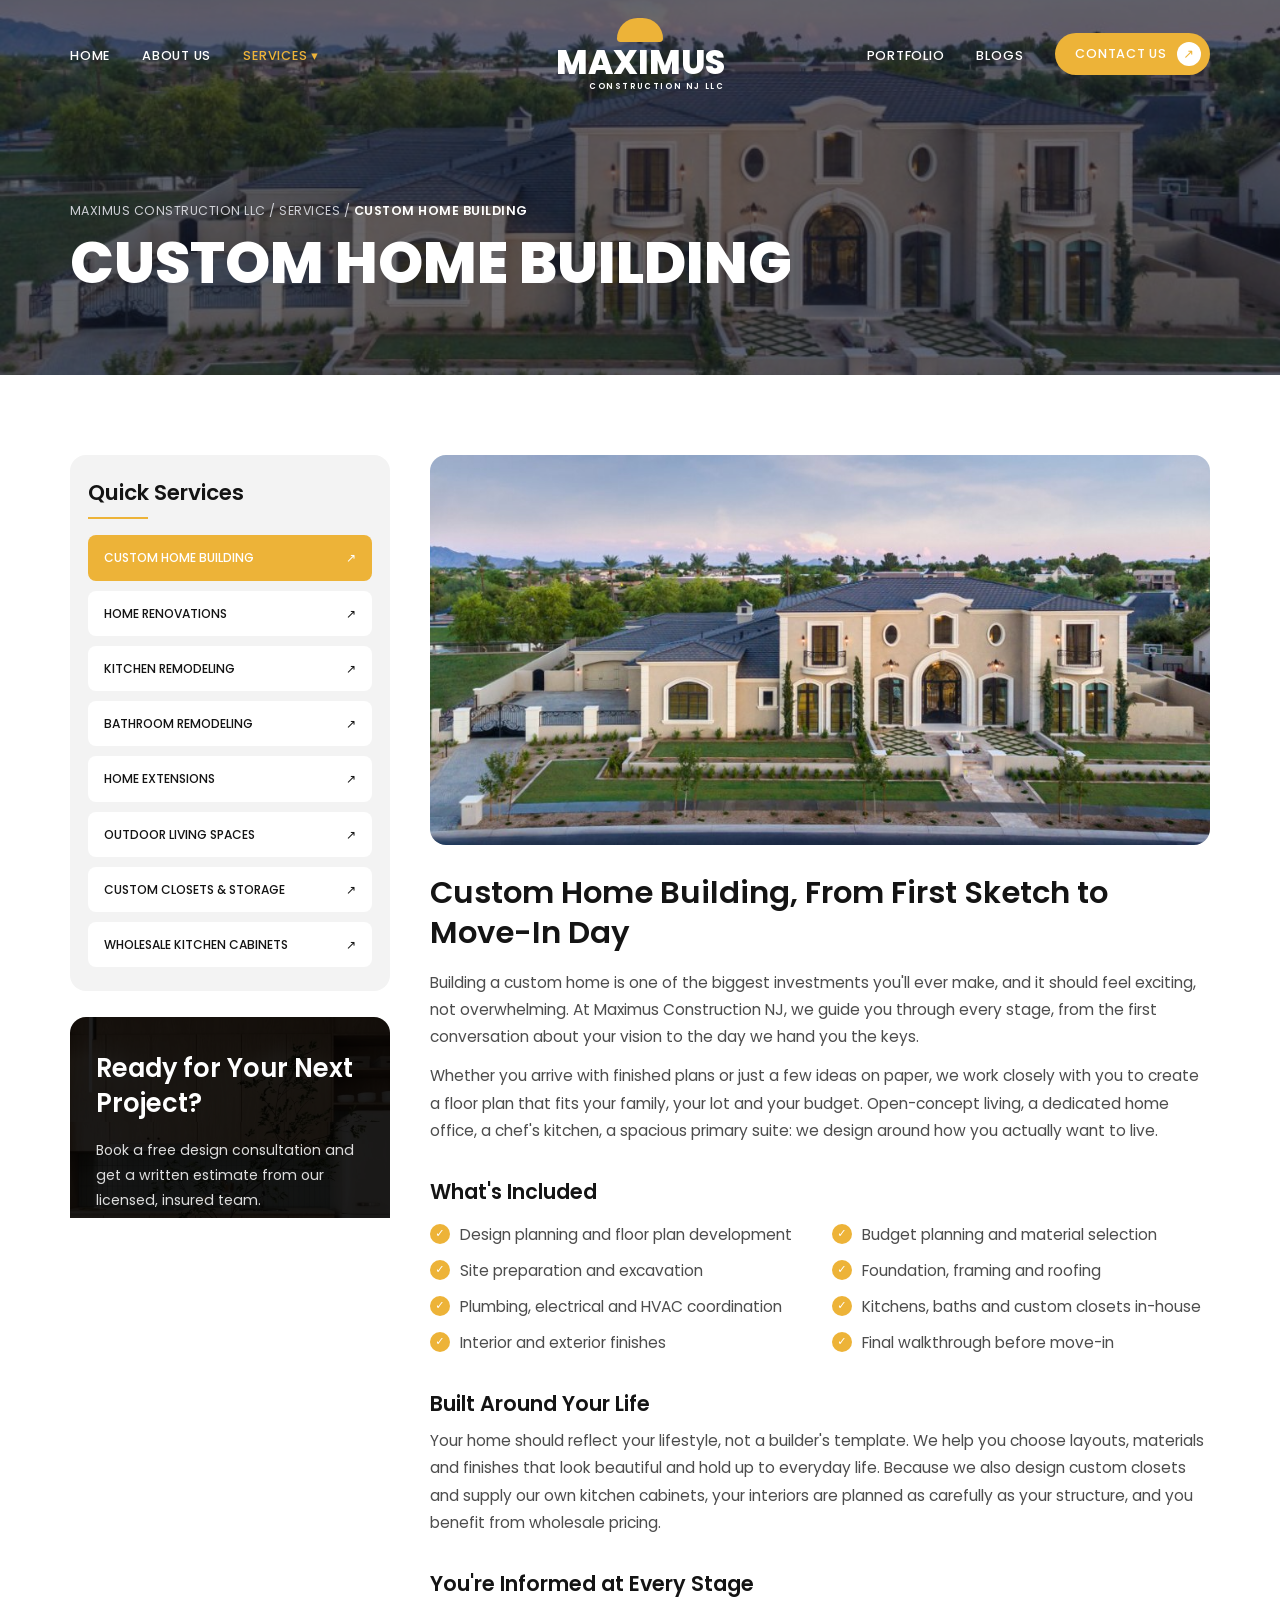
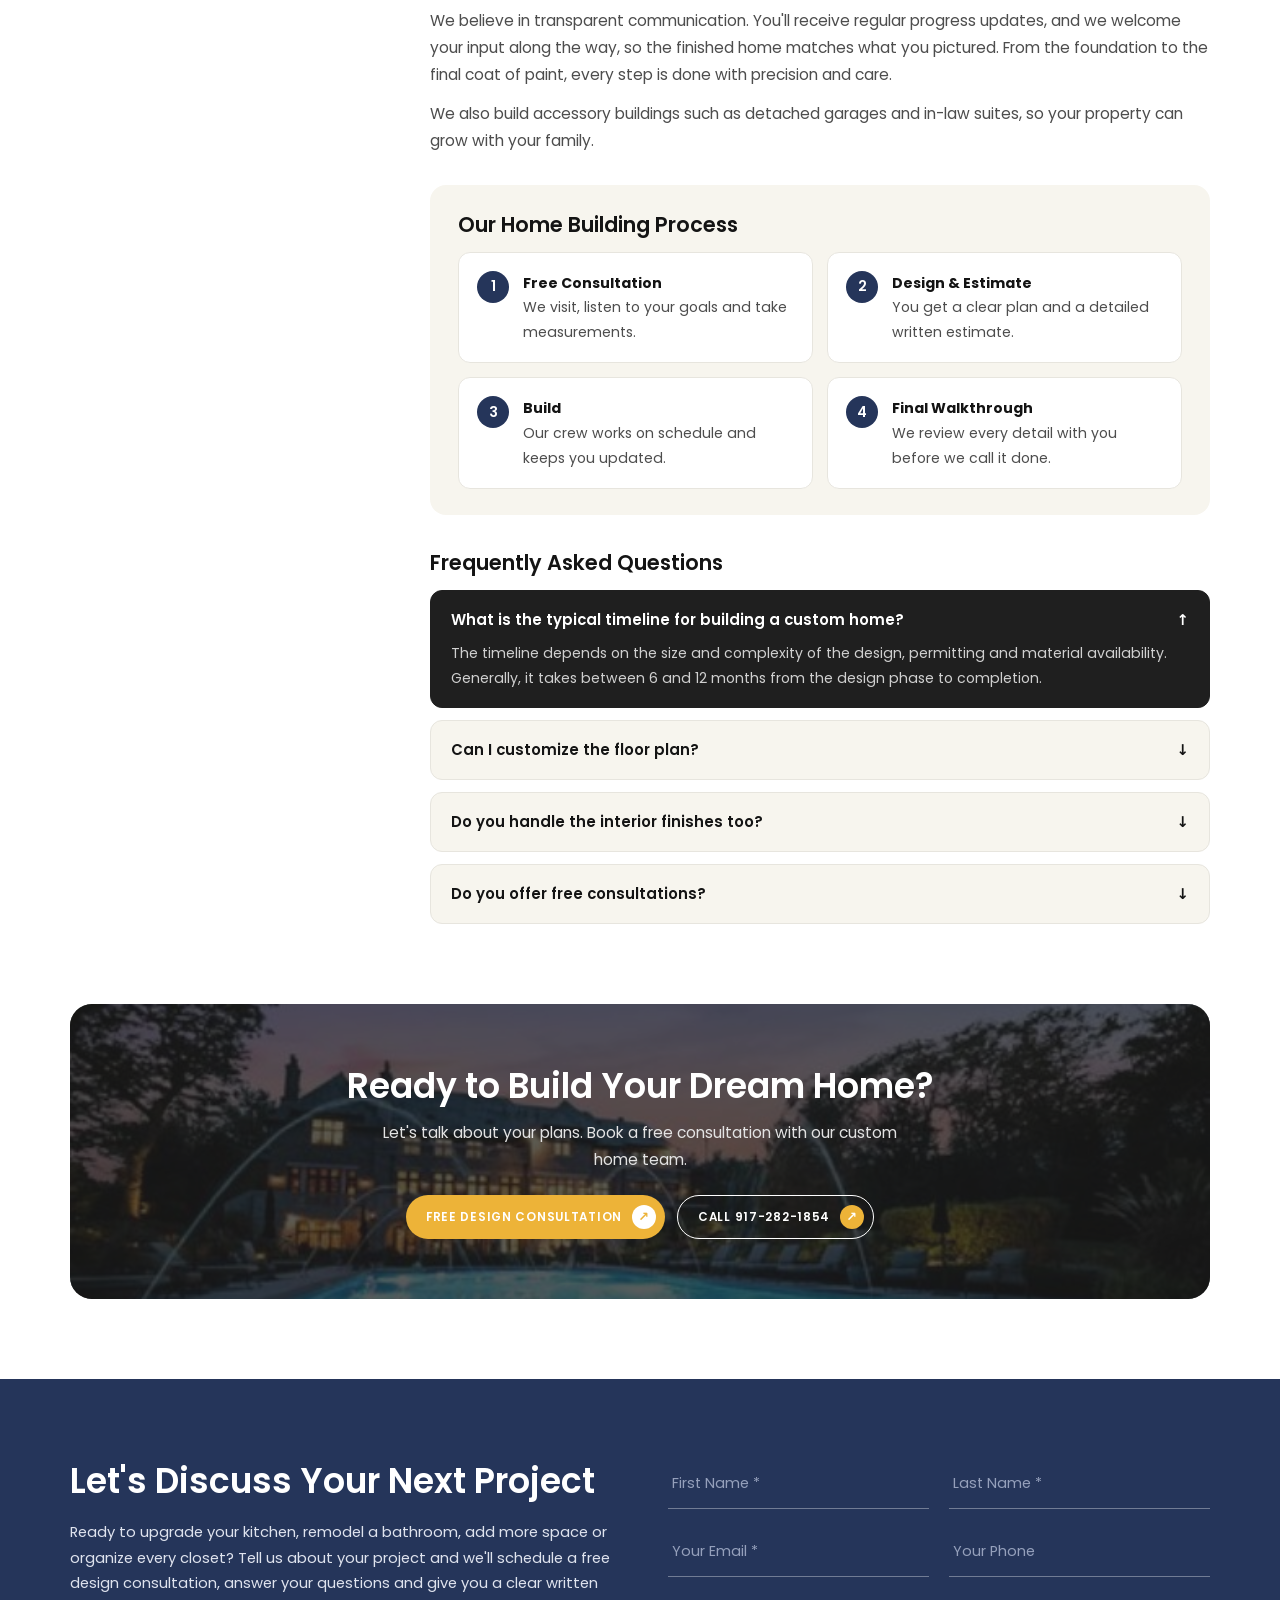
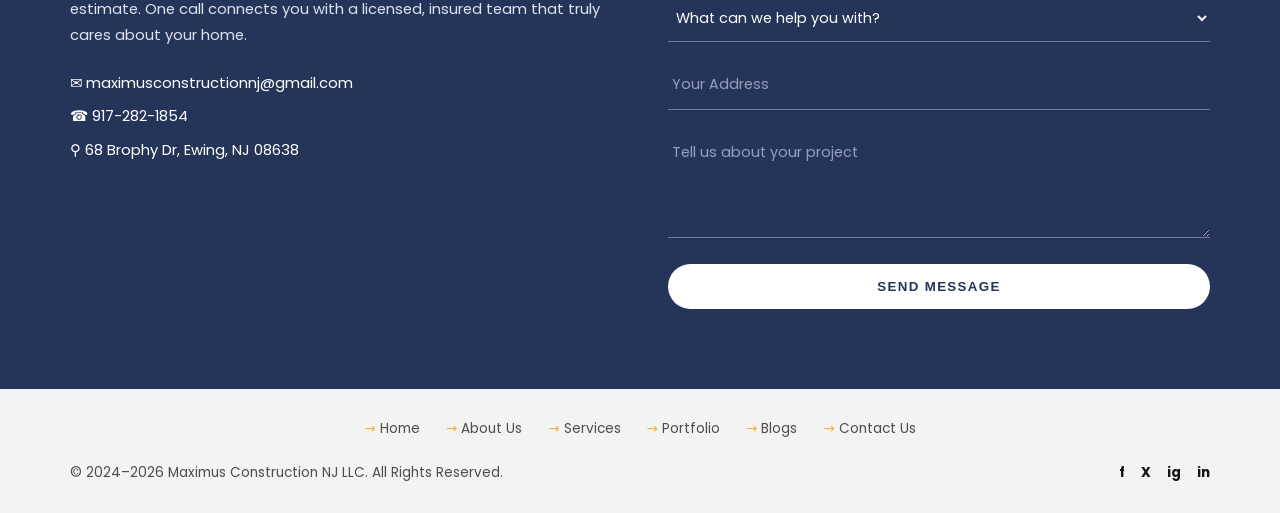
<file: custom-home-building.html>
<!DOCTYPE html>
<html lang="en">
<head>
<meta charset="UTF-8">
<meta name="viewport" content="width=device-width, initial-scale=1">
<title>Custom Home Building in New Jersey | Maximus Construction NJ</title>
<meta name="description" content="Build a custom home designed around your lifestyle. Maximus Construction NJ handles design planning, site work, framing, finishes and final walkthrough. Licensed and insured.">
<link rel="canonical" href="https://maximusconstructionllc.com/custom-home-building/">
<meta property="og:title" content="Custom Home Building in New Jersey | Maximus Construction NJ">
<meta property="og:description" content="Build a custom home designed around your lifestyle. Maximus Construction NJ handles design planning, site work, framing, finishes and final walkthrough. Licensed and insured.">
<meta property="og:type" content="website">
<link rel="preconnect" href="https://fonts.googleapis.com">
<link rel="preconnect" href="https://fonts.gstatic.com" crossorigin>
<link href="https://fonts.googleapis.com/css2?family=Poppins:wght@400;500;600;700;800&display=swap" rel="stylesheet">
<link rel="stylesheet" href="css/style.css">
<script type="application/ld+json">{"@context": "https://schema.org", "@type": "HomeAndConstructionBusiness", "name": "Maximus Construction NJ LLC", "url": "https://maximusconstructionllc.com/", "telephone": "+1-917-282-1854", "email": "maximusconstructionnj@gmail.com", "address": {"@type": "PostalAddress", "streetAddress": "68 Brophy Dr", "addressLocality": "Ewing", "addressRegion": "NJ", "postalCode": "08638", "addressCountry": "US"}}</script>
<script type="application/ld+json">{"@context": "https://schema.org", "@type": "FAQPage", "mainEntity": [{"@type": "Question", "name": "What is the typical timeline for building a custom home?", "acceptedAnswer": {"@type": "Answer", "text": "The timeline depends on the size and complexity of the design, permitting and material availability. Generally, it takes between 6 and 12 months from the design phase to completion."}}, {"@type": "Question", "name": "Can I customize the floor plan?", "acceptedAnswer": {"@type": "Answer", "text": "Yes. Every home we build is designed around your needs. We can start from your plans, adjust an existing plan or help you create one from scratch."}}, {"@type": "Question", "name": "Do you handle the interior finishes too?", "acceptedAnswer": {"@type": "Answer", "text": "Yes. Kitchens, bathrooms, flooring, trim, custom closets and cabinetry are all handled by our team, which keeps your project coordinated and on budget."}}, {"@type": "Question", "name": "Do you offer free consultations?", "acceptedAnswer": {"@type": "Answer", "text": "Yes. We'll meet with you to discuss your vision, budget and timeline, and outline the next steps at no cost."}}]}</script>
<script type="application/ld+json">{"@context": "https://schema.org", "@type": "Service", "name": "Custom Home Building", "provider": {"@type": "HomeAndConstructionBusiness", "name": "Maximus Construction NJ LLC"}, "areaServed": "New Jersey", "description": "Build a custom home designed around your lifestyle. Maximus Construction NJ handles design planning, site work, framing, finishes and final walkthrough. Licensed and insured."}</script>
</head>
<body>

<header class="site-header">
  <div class="container nav">
    <ul class="menu">
      <li><a href="index.html">Home</a></li>
      <li><a href="about.html">About Us</a></li>
      <li><a href="services.html" class="active">Services &#9662;</a>
        <ul class="dropdown"><li><a href="custom-home-building.html">Custom Home Building</a></li><li><a href="home-renovations.html">Home Renovations</a></li><li><a href="kitchen-remodeling.html">Kitchen Remodeling</a></li><li><a href="bathroom-remodeling.html">Bathroom Remodeling</a></li><li><a href="home-extensions.html">Home Extensions</a></li><li><a href="outdoor-living-spaces.html">Outdoor Living Spaces</a></li><li><a href="custom-closets.html">Custom Closets &amp; Storage</a></li><li><a href="wholesale-kitchen-cabinets.html">Wholesale Kitchen Cabinets</a></li></ul>
      </li>
    </ul>
    <a href="index.html" class="logo" aria-label="Maximus Construction NJ home"><span class="hat"></span><b>MAXIMUS</b><small>CONSTRUCTION NJ LLC</small></a>
    <ul class="menu right">
      <li><a href="https://maximusconstructionllc.com/portfolio/">Portfolio</a></li>
      <li><a href="https://maximusconstructionllc.com/blogs/">Blogs</a></li>
      <li><a href="#contact" class="btn">Contact Us</a></li>
    </ul>
    <button class="nav-toggle" aria-label="Open menu" onclick="document.querySelector('.mobile-menu').classList.add('open')">&#9776;</button>
  </div>
  <ul class="mobile-menu">
    <li><button class="close" aria-label="Close menu" onclick="this.closest('.mobile-menu').classList.remove('open')">&times;</button></li>
    <li><a href="index.html">Home</a></li>
    <li><a href="about.html">About Us</a></li>
    <li><a href="services.html">Services</a><ul><li><a href="custom-home-building.html">Custom Home Building</a></li><li><a href="home-renovations.html">Home Renovations</a></li><li><a href="kitchen-remodeling.html">Kitchen Remodeling</a></li><li><a href="bathroom-remodeling.html">Bathroom Remodeling</a></li><li><a href="home-extensions.html">Home Extensions</a></li><li><a href="outdoor-living-spaces.html">Outdoor Living Spaces</a></li><li><a href="custom-closets.html">Custom Closets &amp; Storage</a></li><li><a href="wholesale-kitchen-cabinets.html">Wholesale Kitchen Cabinets</a></li></ul></li>
    <li><a href="https://maximusconstructionllc.com/portfolio/">Portfolio</a></li>
    <li><a href="https://maximusconstructionllc.com/blogs/">Blogs</a></li>
    <li><a href="#contact" onclick="this.closest('.mobile-menu').classList.remove('open')">Contact Us</a></li>
  </ul>
</header>

<main>

<section class="banner page-banner" style="background-image:url('images/custom-home-aerial.jpg')">
  <div class="container"><p class="crumbs"><a href="index.html">Maximus Construction LLC</a> / <a href="services.html">Services</a> / <b>Custom Home Building</b></p><h1>Custom Home Building</h1></div>
</section>

<section>
  <div class="container svc-layout">
    <aside class="sidebar">
      <div class="side-box"><h3>Quick Services</h3><ul class="side-links"><li><a href="custom-home-building.html" class=active>Custom Home Building</a></li><li><a href="home-renovations.html">Home Renovations</a></li><li><a href="kitchen-remodeling.html">Kitchen Remodeling</a></li><li><a href="bathroom-remodeling.html">Bathroom Remodeling</a></li><li><a href="home-extensions.html">Home Extensions</a></li><li><a href="outdoor-living-spaces.html">Outdoor Living Spaces</a></li><li><a href="custom-closets.html">Custom Closets &amp; Storage</a></li><li><a href="wholesale-kitchen-cabinets.html">Wholesale Kitchen Cabinets</a></li></ul></div>
      <div class="side-cta"><h3>Ready for Your Next Project?</h3><p>Book a free design consultation and get a written estimate from our licensed, insured team.</p><a href="#contact" class="btn">Get Free Estimate</a></div>
    </aside>
    <article class="content">
      <img class="main" src="images/custom-home-aerial.jpg" alt="Custom Home Building project by Maximus Construction NJ">
      <h2>Custom Home Building, From First Sketch to Move-In Day</h2>
      <p>Building a custom home is one of the biggest investments you'll ever make, and it should feel exciting, not overwhelming. At Maximus Construction NJ, we guide you through every stage, from the first conversation about your vision to the day we hand you the keys.</p>
      <p>Whether you arrive with finished plans or just a few ideas on paper, we work closely with you to create a floor plan that fits your family, your lot and your budget. Open-concept living, a dedicated home office, a chef's kitchen, a spacious primary suite: we design around how you actually want to live.</p>
      <h3>What's Included</h3>
      <ul class="checks two"><li>Design planning and floor plan development</li><li>Budget planning and material selection</li><li>Site preparation and excavation</li><li>Foundation, framing and roofing</li><li>Plumbing, electrical and HVAC coordination</li><li>Kitchens, baths and custom closets in-house</li><li>Interior and exterior finishes</li><li>Final walkthrough before move-in</li></ul>
      <h3>Built Around Your Life</h3>
      <p>Your home should reflect your lifestyle, not a builder's template. We help you choose layouts, materials and finishes that look beautiful and hold up to everyday life. Because we also design custom closets and supply our own kitchen cabinets, your interiors are planned as carefully as your structure, and you benefit from wholesale pricing.</p>
      <h3>You're Informed at Every Stage</h3>
      <p>We believe in transparent communication. You'll receive regular progress updates, and we welcome your input along the way, so the finished home matches what you pictured. From the foundation to the final coat of paint, every step is done with precision and care.</p>
      <p>We also build accessory buildings such as detached garages and in-law suites, so your property can grow with your family.</p>
      <div class="box"><h3>Our Home Building Process</h3><ol class="mini-steps"><li><b>Free Consultation</b>We visit, listen to your goals and take measurements.</li><li><b>Design &amp; Estimate</b>You get a clear plan and a detailed written estimate.</li><li><b>Build</b>Our crew works on schedule and keeps you updated.</li><li><b>Final Walkthrough</b>We review every detail with you before we call it done.</li></ol></div>
      <h3>Frequently Asked Questions</h3>
      <div class="faq"><details open><summary>What is the typical timeline for building a custom home?</summary><p>The timeline depends on the size and complexity of the design, permitting and material availability. Generally, it takes between 6 and 12 months from the design phase to completion.</p></details><details><summary>Can I customize the floor plan?</summary><p>Yes. Every home we build is designed around your needs. We can start from your plans, adjust an existing plan or help you create one from scratch.</p></details><details><summary>Do you handle the interior finishes too?</summary><p>Yes. Kitchens, bathrooms, flooring, trim, custom closets and cabinetry are all handled by our team, which keeps your project coordinated and on budget.</p></details><details><summary>Do you offer free consultations?</summary><p>Yes. We'll meet with you to discuss your vision, budget and timeline, and outline the next steps at no cost.</p></details></div>
    </article>
  </div>
</section>

<section style="padding-bottom:80px;padding-top:0">
  <div class="container">
    <div class="cta" style="background-image:url('images/home-with-pool.jpg')">
      <h2>Ready to Build Your Dream Home?</h2>
      <p>Let's talk about your plans. Book a free consultation with our custom home team.</p>
      <div class="btns"><a href="#contact" class="btn">Free Design Consultation</a><a href="tel:+19172821854" class="btn ghost">Call 917-282-1854</a></div>
    </div>
  </div>
</section>

<section class="contact" id="contact">
  <div class="container split top">
    <div>
      <h2>Let's Discuss Your Next Project</h2>
      <p>Ready to upgrade your kitchen, remodel a bathroom, add more space or organize every closet? Tell us about your project and we'll schedule a free design consultation, answer your questions and give you a clear written estimate. One call connects you with a licensed, insured team that truly cares about your home.</p>
      <ul class="contact-info">
        <li>&#9993; <a href="mailto:maximusconstructionnj@gmail.com">maximusconstructionnj@gmail.com</a></li>
        <li>&#9742; <a href="tel:+19172821854">917-282-1854</a></li>
        <li>&#9906; 68 Brophy Dr, Ewing, NJ 08638</li>
      </ul>
    </div>
    <form class="form" action="#" method="post">
      <input type="text" name="first_name" placeholder="First Name *" required aria-label="First name">
      <input type="text" name="last_name" placeholder="Last Name *" required aria-label="Last name">
      <input type="email" name="email" placeholder="Your Email *" required aria-label="Email">
      <input type="tel" name="phone" placeholder="Your Phone" aria-label="Phone">
      <select name="service" class="full" aria-label="Service"><option value="">What can we help you with?</option><option>Custom Home Building</option><option>Home Renovations</option><option>Kitchen Remodeling</option><option>Bathroom Remodeling</option><option>Home Extensions</option><option>Outdoor Living Spaces</option><option>Custom Closets &amp; Storage</option><option>Wholesale Kitchen Cabinets</option><option>Something Else</option></select>
      <input type="text" name="address" class="full" placeholder="Your Address" aria-label="Address">
      <textarea name="message" class="full" placeholder="Tell us about your project" aria-label="Message"></textarea>
      <button type="submit">Send Message</button>
    </form>
  </div>
</section>
</main>

<footer class="site-footer">
  <div class="container">
    <ul class="foot-links">
      <li><a href="index.html">Home</a></li>
      <li><a href="about.html">About Us</a></li>
      <li><a href="services.html">Services</a></li>
      <li><a href="https://maximusconstructionllc.com/portfolio/">Portfolio</a></li>
      <li><a href="https://maximusconstructionllc.com/blogs/">Blogs</a></li>
      <li><a href="#contact">Contact Us</a></li>
    </ul>
    <div class="copy">
      <span>&copy; 2024&ndash;2026 Maximus Construction NJ LLC. All Rights Reserved.</span>
      <span class="social"><a href="#" aria-label="Facebook">f</a><a href="#" aria-label="X">X</a><a href="#" aria-label="Instagram">ig</a><a href="#" aria-label="LinkedIn">in</a></span>
    </div>
  </div>
</footer>

</body>
</html>
</file>
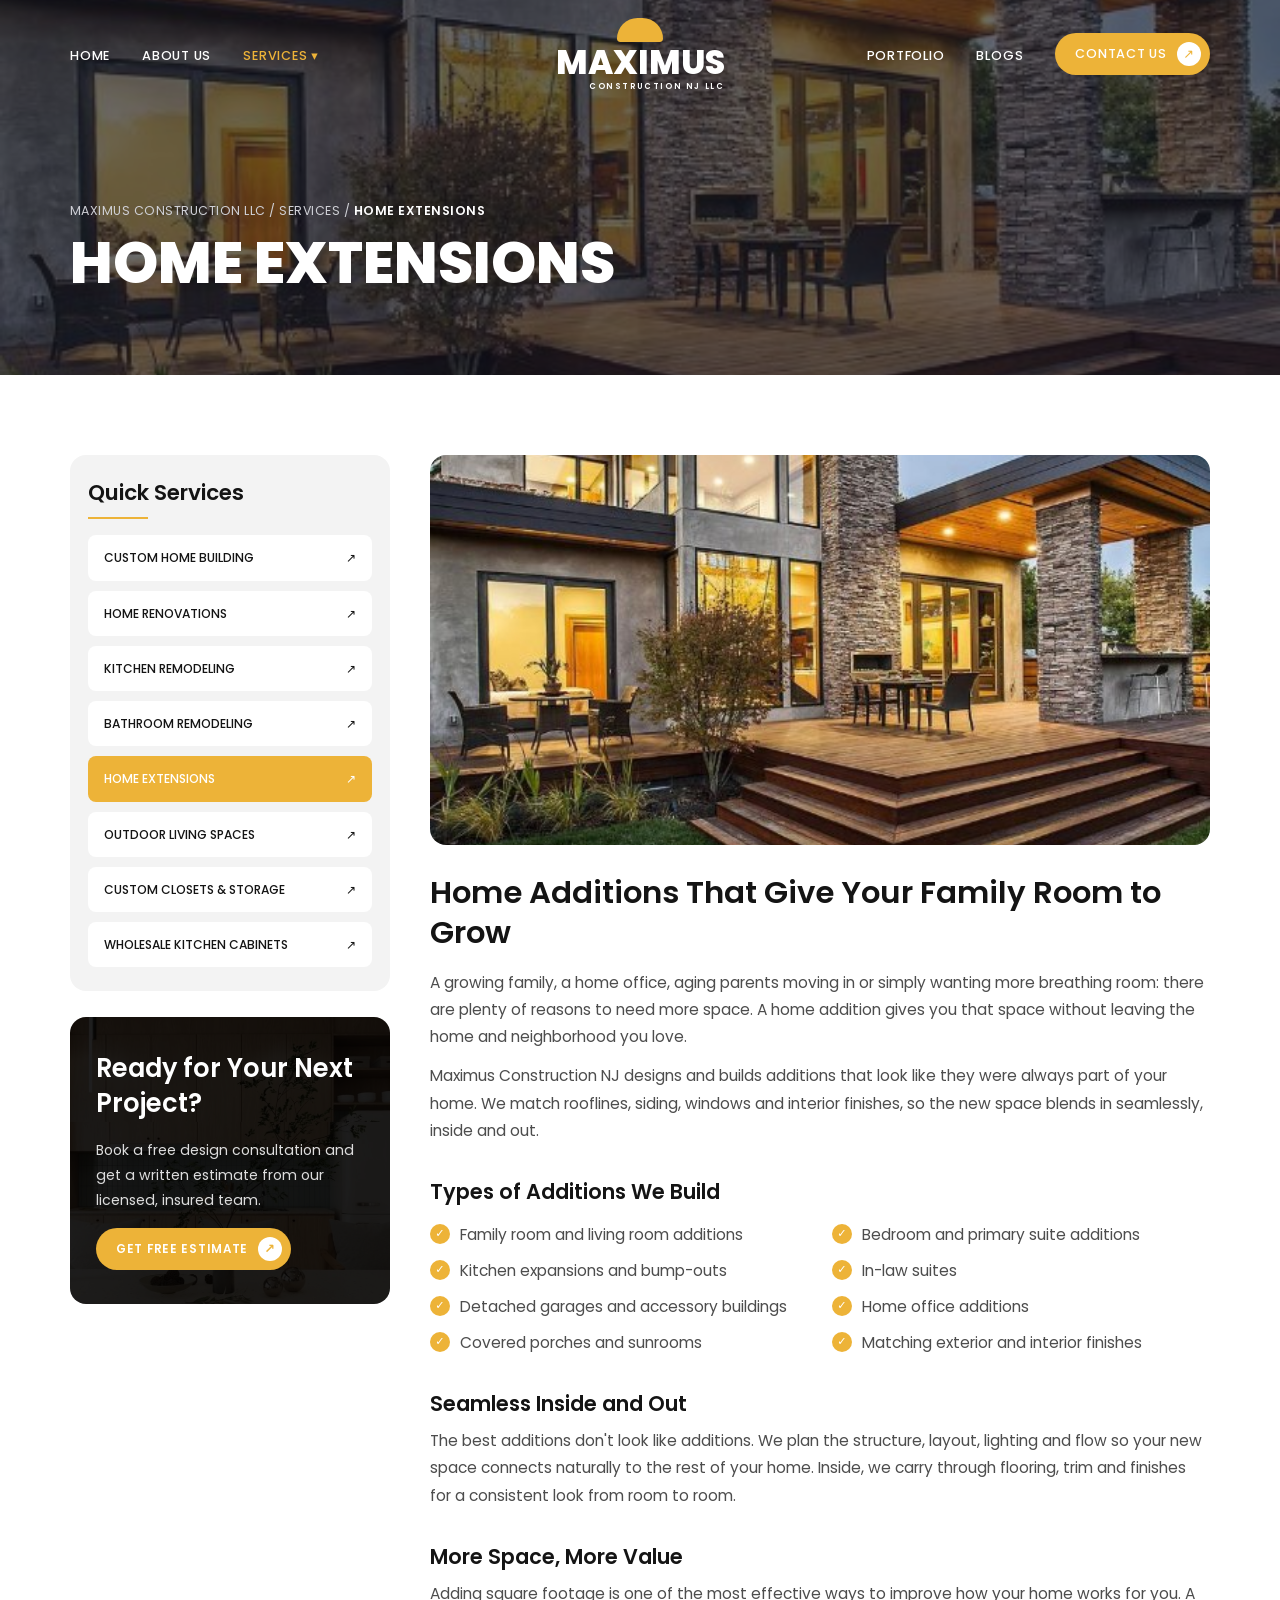
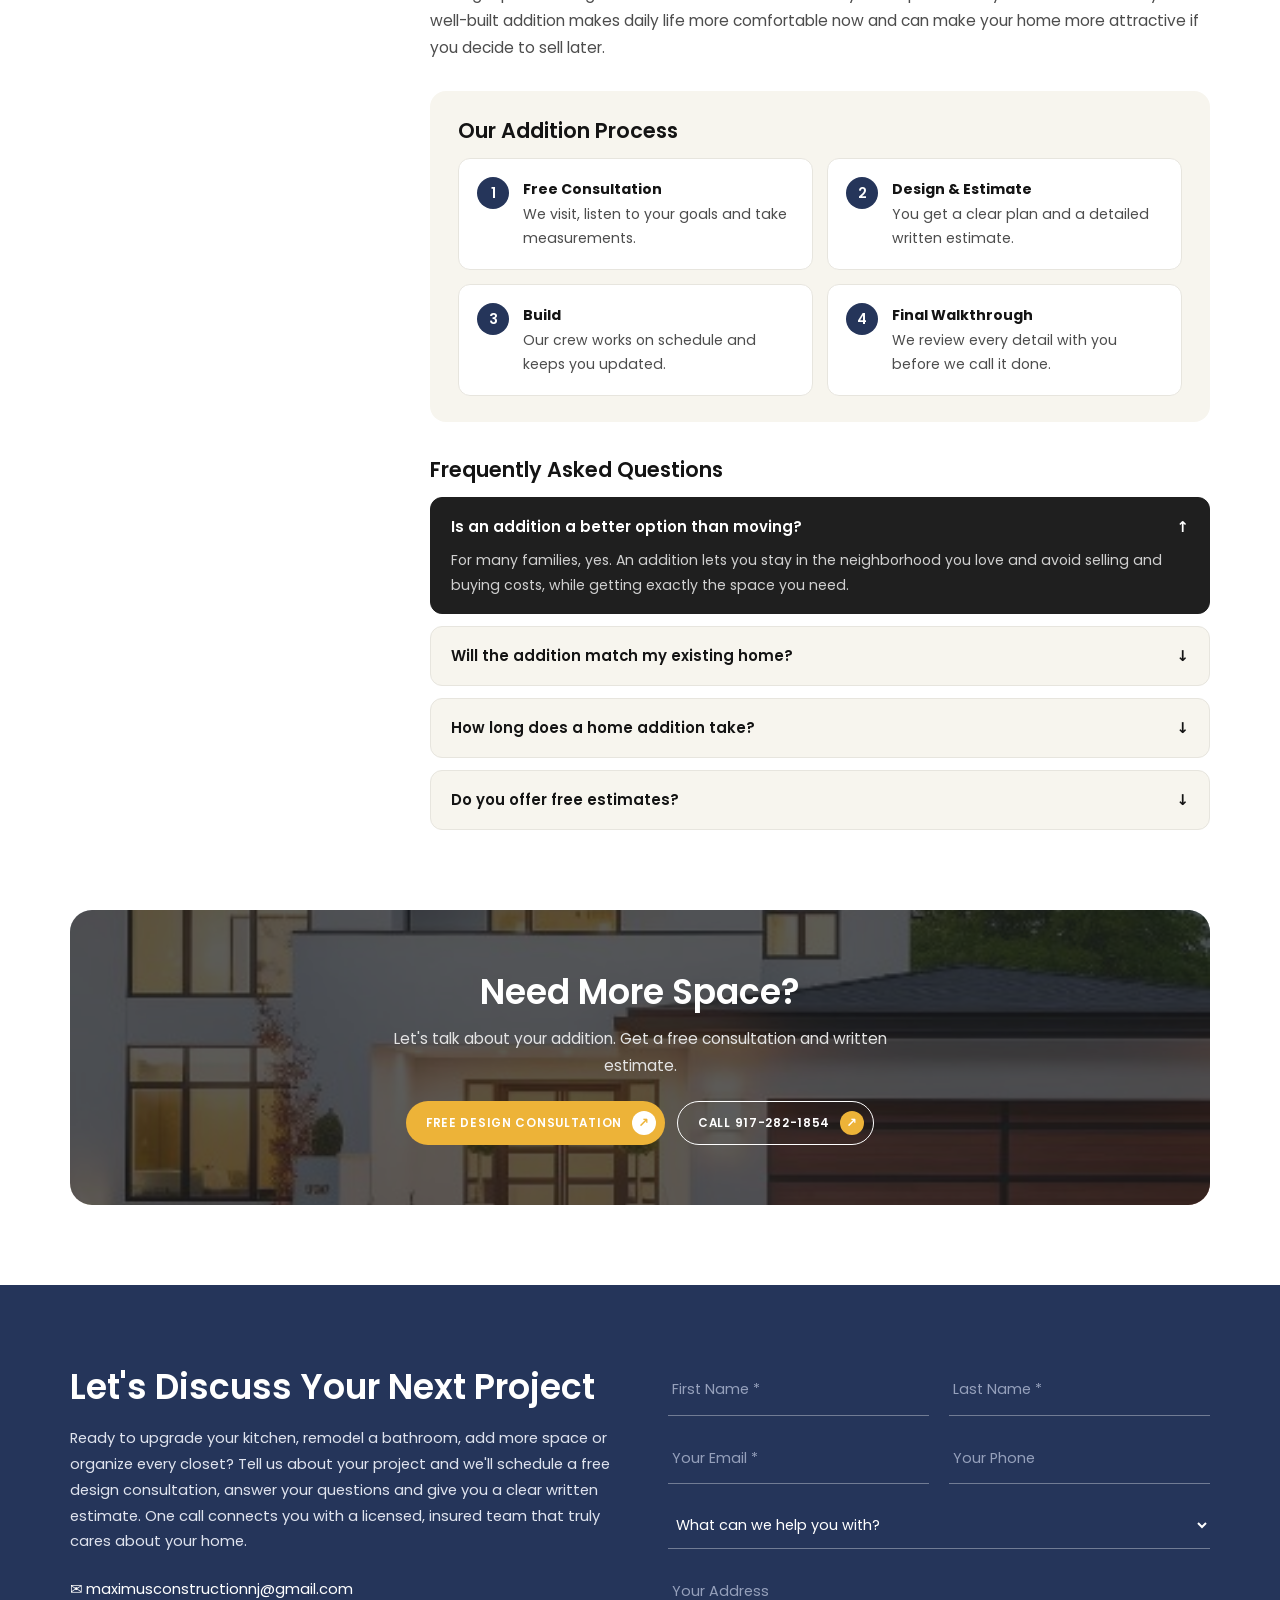
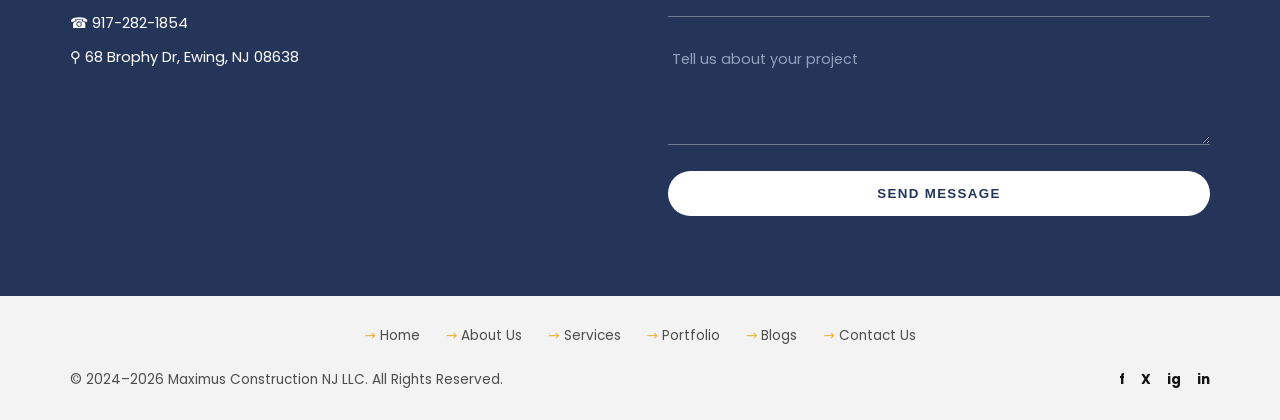
<file: home-extensions.html>
<!DOCTYPE html>
<html lang="en">
<head>
<meta charset="UTF-8">
<meta name="viewport" content="width=device-width, initial-scale=1">
<title>Home Additions &amp; Extensions in New Jersey | Maximus Construction NJ</title>
<meta name="description" content="Home additions and extensions in NJ: family rooms, bedroom suites, kitchen expansions, garages and in-law suites, built to match your home. Licensed and insured.">
<link rel="canonical" href="https://maximusconstructionllc.com/home-extensions/">
<meta property="og:title" content="Home Additions &amp; Extensions in New Jersey | Maximus Construction NJ">
<meta property="og:description" content="Home additions and extensions in NJ: family rooms, bedroom suites, kitchen expansions, garages and in-law suites, built to match your home. Licensed and insured.">
<meta property="og:type" content="website">
<link rel="preconnect" href="https://fonts.googleapis.com">
<link rel="preconnect" href="https://fonts.gstatic.com" crossorigin>
<link href="https://fonts.googleapis.com/css2?family=Poppins:wght@400;500;600;700;800&display=swap" rel="stylesheet">
<link rel="stylesheet" href="css/style.css">
<script type="application/ld+json">{"@context": "https://schema.org", "@type": "HomeAndConstructionBusiness", "name": "Maximus Construction NJ LLC", "url": "https://maximusconstructionllc.com/", "telephone": "+1-917-282-1854", "email": "maximusconstructionnj@gmail.com", "address": {"@type": "PostalAddress", "streetAddress": "68 Brophy Dr", "addressLocality": "Ewing", "addressRegion": "NJ", "postalCode": "08638", "addressCountry": "US"}}</script>
<script type="application/ld+json">{"@context": "https://schema.org", "@type": "FAQPage", "mainEntity": [{"@type": "Question", "name": "Is an addition a better option than moving?", "acceptedAnswer": {"@type": "Answer", "text": "For many families, yes. An addition lets you stay in the neighborhood you love and avoid selling and buying costs, while getting exactly the space you need."}}, {"@type": "Question", "name": "Will the addition match my existing home?", "acceptedAnswer": {"@type": "Answer", "text": "Yes. We match rooflines, siding, windows and interior finishes so the addition looks like it was always part of your home."}}, {"@type": "Question", "name": "How long does a home addition take?", "acceptedAnswer": {"@type": "Answer", "text": "Timing depends on the size and complexity of the addition and the approvals required. We'll give you a realistic timeline in your written estimate."}}, {"@type": "Question", "name": "Do you offer free estimates?", "acceptedAnswer": {"@type": "Answer", "text": "Yes. We'll visit your home, discuss your goals and provide a detailed written estimate at no cost."}}]}</script>
<script type="application/ld+json">{"@context": "https://schema.org", "@type": "Service", "name": "Home Extensions", "provider": {"@type": "HomeAndConstructionBusiness", "name": "Maximus Construction NJ LLC"}, "areaServed": "New Jersey", "description": "Home additions and extensions in NJ: family rooms, bedroom suites, kitchen expansions, garages and in-law suites, built to match your home. Licensed and insured."}</script>
</head>
<body>

<header class="site-header">
  <div class="container nav">
    <ul class="menu">
      <li><a href="index.html">Home</a></li>
      <li><a href="about.html">About Us</a></li>
      <li><a href="services.html" class="active">Services &#9662;</a>
        <ul class="dropdown"><li><a href="custom-home-building.html">Custom Home Building</a></li><li><a href="home-renovations.html">Home Renovations</a></li><li><a href="kitchen-remodeling.html">Kitchen Remodeling</a></li><li><a href="bathroom-remodeling.html">Bathroom Remodeling</a></li><li><a href="home-extensions.html">Home Extensions</a></li><li><a href="outdoor-living-spaces.html">Outdoor Living Spaces</a></li><li><a href="custom-closets.html">Custom Closets &amp; Storage</a></li><li><a href="wholesale-kitchen-cabinets.html">Wholesale Kitchen Cabinets</a></li></ul>
      </li>
    </ul>
    <a href="index.html" class="logo" aria-label="Maximus Construction NJ home"><span class="hat"></span><b>MAXIMUS</b><small>CONSTRUCTION NJ LLC</small></a>
    <ul class="menu right">
      <li><a href="https://maximusconstructionllc.com/portfolio/">Portfolio</a></li>
      <li><a href="https://maximusconstructionllc.com/blogs/">Blogs</a></li>
      <li><a href="#contact" class="btn">Contact Us</a></li>
    </ul>
    <button class="nav-toggle" aria-label="Open menu" onclick="document.querySelector('.mobile-menu').classList.add('open')">&#9776;</button>
  </div>
  <ul class="mobile-menu">
    <li><button class="close" aria-label="Close menu" onclick="this.closest('.mobile-menu').classList.remove('open')">&times;</button></li>
    <li><a href="index.html">Home</a></li>
    <li><a href="about.html">About Us</a></li>
    <li><a href="services.html">Services</a><ul><li><a href="custom-home-building.html">Custom Home Building</a></li><li><a href="home-renovations.html">Home Renovations</a></li><li><a href="kitchen-remodeling.html">Kitchen Remodeling</a></li><li><a href="bathroom-remodeling.html">Bathroom Remodeling</a></li><li><a href="home-extensions.html">Home Extensions</a></li><li><a href="outdoor-living-spaces.html">Outdoor Living Spaces</a></li><li><a href="custom-closets.html">Custom Closets &amp; Storage</a></li><li><a href="wholesale-kitchen-cabinets.html">Wholesale Kitchen Cabinets</a></li></ul></li>
    <li><a href="https://maximusconstructionllc.com/portfolio/">Portfolio</a></li>
    <li><a href="https://maximusconstructionllc.com/blogs/">Blogs</a></li>
    <li><a href="#contact" onclick="this.closest('.mobile-menu').classList.remove('open')">Contact Us</a></li>
  </ul>
</header>

<main>

<section class="banner page-banner" style="background-image:url('images/home-exterior-dusk.jpg')">
  <div class="container"><p class="crumbs"><a href="index.html">Maximus Construction LLC</a> / <a href="services.html">Services</a> / <b>Home Extensions</b></p><h1>Home Extensions</h1></div>
</section>

<section>
  <div class="container svc-layout">
    <aside class="sidebar">
      <div class="side-box"><h3>Quick Services</h3><ul class="side-links"><li><a href="custom-home-building.html">Custom Home Building</a></li><li><a href="home-renovations.html">Home Renovations</a></li><li><a href="kitchen-remodeling.html">Kitchen Remodeling</a></li><li><a href="bathroom-remodeling.html">Bathroom Remodeling</a></li><li><a href="home-extensions.html" class=active>Home Extensions</a></li><li><a href="outdoor-living-spaces.html">Outdoor Living Spaces</a></li><li><a href="custom-closets.html">Custom Closets &amp; Storage</a></li><li><a href="wholesale-kitchen-cabinets.html">Wholesale Kitchen Cabinets</a></li></ul></div>
      <div class="side-cta"><h3>Ready for Your Next Project?</h3><p>Book a free design consultation and get a written estimate from our licensed, insured team.</p><a href="#contact" class="btn">Get Free Estimate</a></div>
    </aside>
    <article class="content">
      <img class="main" src="images/home-exterior-dusk.jpg" alt="Home Extensions project by Maximus Construction NJ">
      <h2>Home Additions That Give Your Family Room to Grow</h2>
      <p>A growing family, a home office, aging parents moving in or simply wanting more breathing room: there are plenty of reasons to need more space. A home addition gives you that space without leaving the home and neighborhood you love.</p>
      <p>Maximus Construction NJ designs and builds additions that look like they were always part of your home. We match rooflines, siding, windows and interior finishes, so the new space blends in seamlessly, inside and out.</p>
      <h3>Types of Additions We Build</h3>
      <ul class="checks two"><li>Family room and living room additions</li><li>Bedroom and primary suite additions</li><li>Kitchen expansions and bump-outs</li><li>In-law suites</li><li>Detached garages and accessory buildings</li><li>Home office additions</li><li>Covered porches and sunrooms</li><li>Matching exterior and interior finishes</li></ul>
      <h3>Seamless Inside and Out</h3>
      <p>The best additions don't look like additions. We plan the structure, layout, lighting and flow so your new space connects naturally to the rest of your home. Inside, we carry through flooring, trim and finishes for a consistent look from room to room.</p>
      <h3>More Space, More Value</h3>
      <p>Adding square footage is one of the most effective ways to improve how your home works for you. A well-built addition makes daily life more comfortable now and can make your home more attractive if you decide to sell later.</p>
      <div class="box"><h3>Our Addition Process</h3><ol class="mini-steps"><li><b>Free Consultation</b>We visit, listen to your goals and take measurements.</li><li><b>Design &amp; Estimate</b>You get a clear plan and a detailed written estimate.</li><li><b>Build</b>Our crew works on schedule and keeps you updated.</li><li><b>Final Walkthrough</b>We review every detail with you before we call it done.</li></ol></div>
      <h3>Frequently Asked Questions</h3>
      <div class="faq"><details open><summary>Is an addition a better option than moving?</summary><p>For many families, yes. An addition lets you stay in the neighborhood you love and avoid selling and buying costs, while getting exactly the space you need.</p></details><details><summary>Will the addition match my existing home?</summary><p>Yes. We match rooflines, siding, windows and interior finishes so the addition looks like it was always part of your home.</p></details><details><summary>How long does a home addition take?</summary><p>Timing depends on the size and complexity of the addition and the approvals required. We'll give you a realistic timeline in your written estimate.</p></details><details><summary>Do you offer free estimates?</summary><p>Yes. We'll visit your home, discuss your goals and provide a detailed written estimate at no cost.</p></details></div>
    </article>
  </div>
</section>

<section style="padding-bottom:80px;padding-top:0">
  <div class="container">
    <div class="cta" style="background-image:url('images/modern-home-exterior.jpg')">
      <h2>Need More Space?</h2>
      <p>Let's talk about your addition. Get a free consultation and written estimate.</p>
      <div class="btns"><a href="#contact" class="btn">Free Design Consultation</a><a href="tel:+19172821854" class="btn ghost">Call 917-282-1854</a></div>
    </div>
  </div>
</section>

<section class="contact" id="contact">
  <div class="container split top">
    <div>
      <h2>Let's Discuss Your Next Project</h2>
      <p>Ready to upgrade your kitchen, remodel a bathroom, add more space or organize every closet? Tell us about your project and we'll schedule a free design consultation, answer your questions and give you a clear written estimate. One call connects you with a licensed, insured team that truly cares about your home.</p>
      <ul class="contact-info">
        <li>&#9993; <a href="mailto:maximusconstructionnj@gmail.com">maximusconstructionnj@gmail.com</a></li>
        <li>&#9742; <a href="tel:+19172821854">917-282-1854</a></li>
        <li>&#9906; 68 Brophy Dr, Ewing, NJ 08638</li>
      </ul>
    </div>
    <form class="form" action="#" method="post">
      <input type="text" name="first_name" placeholder="First Name *" required aria-label="First name">
      <input type="text" name="last_name" placeholder="Last Name *" required aria-label="Last name">
      <input type="email" name="email" placeholder="Your Email *" required aria-label="Email">
      <input type="tel" name="phone" placeholder="Your Phone" aria-label="Phone">
      <select name="service" class="full" aria-label="Service"><option value="">What can we help you with?</option><option>Custom Home Building</option><option>Home Renovations</option><option>Kitchen Remodeling</option><option>Bathroom Remodeling</option><option>Home Extensions</option><option>Outdoor Living Spaces</option><option>Custom Closets &amp; Storage</option><option>Wholesale Kitchen Cabinets</option><option>Something Else</option></select>
      <input type="text" name="address" class="full" placeholder="Your Address" aria-label="Address">
      <textarea name="message" class="full" placeholder="Tell us about your project" aria-label="Message"></textarea>
      <button type="submit">Send Message</button>
    </form>
  </div>
</section>
</main>

<footer class="site-footer">
  <div class="container">
    <ul class="foot-links">
      <li><a href="index.html">Home</a></li>
      <li><a href="about.html">About Us</a></li>
      <li><a href="services.html">Services</a></li>
      <li><a href="https://maximusconstructionllc.com/portfolio/">Portfolio</a></li>
      <li><a href="https://maximusconstructionllc.com/blogs/">Blogs</a></li>
      <li><a href="#contact">Contact Us</a></li>
    </ul>
    <div class="copy">
      <span>&copy; 2024&ndash;2026 Maximus Construction NJ LLC. All Rights Reserved.</span>
      <span class="social"><a href="#" aria-label="Facebook">f</a><a href="#" aria-label="X">X</a><a href="#" aria-label="Instagram">ig</a><a href="#" aria-label="LinkedIn">in</a></span>
    </div>
  </div>
</footer>

</body>
</html>
</file>
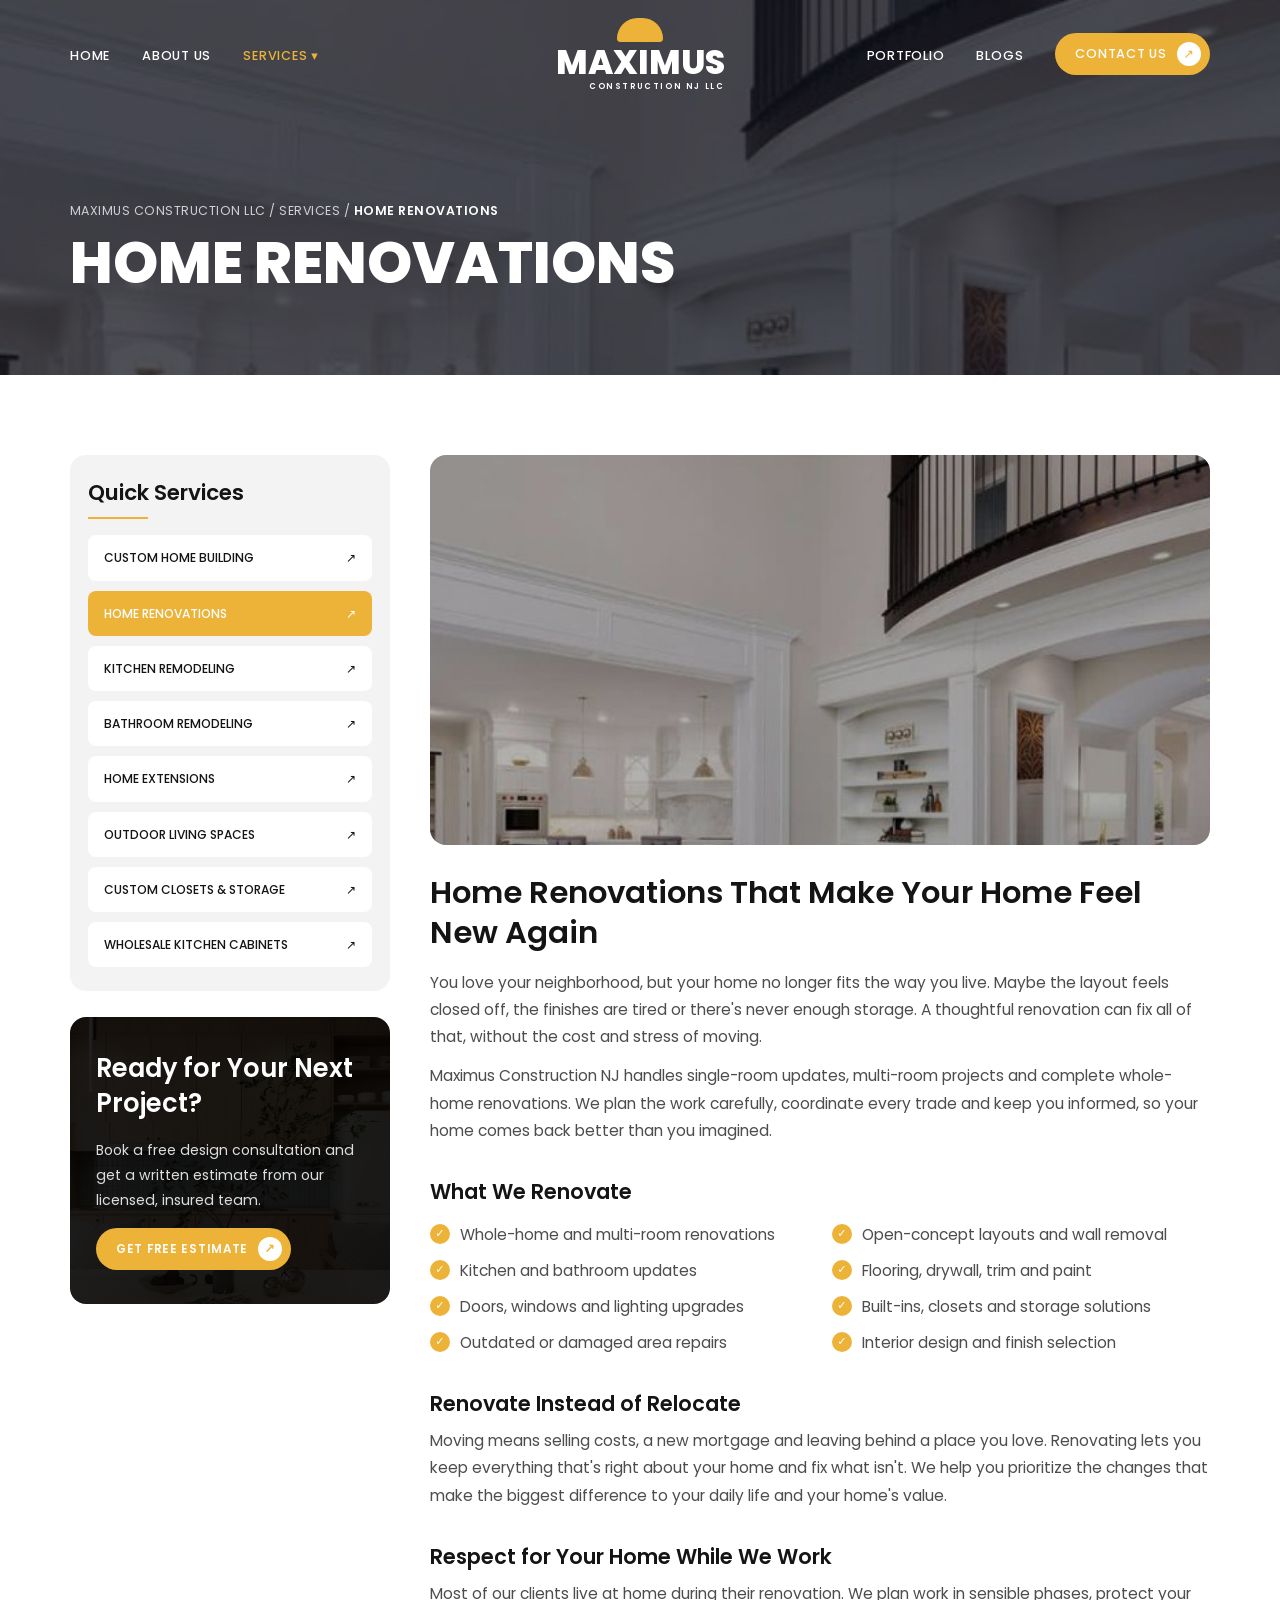
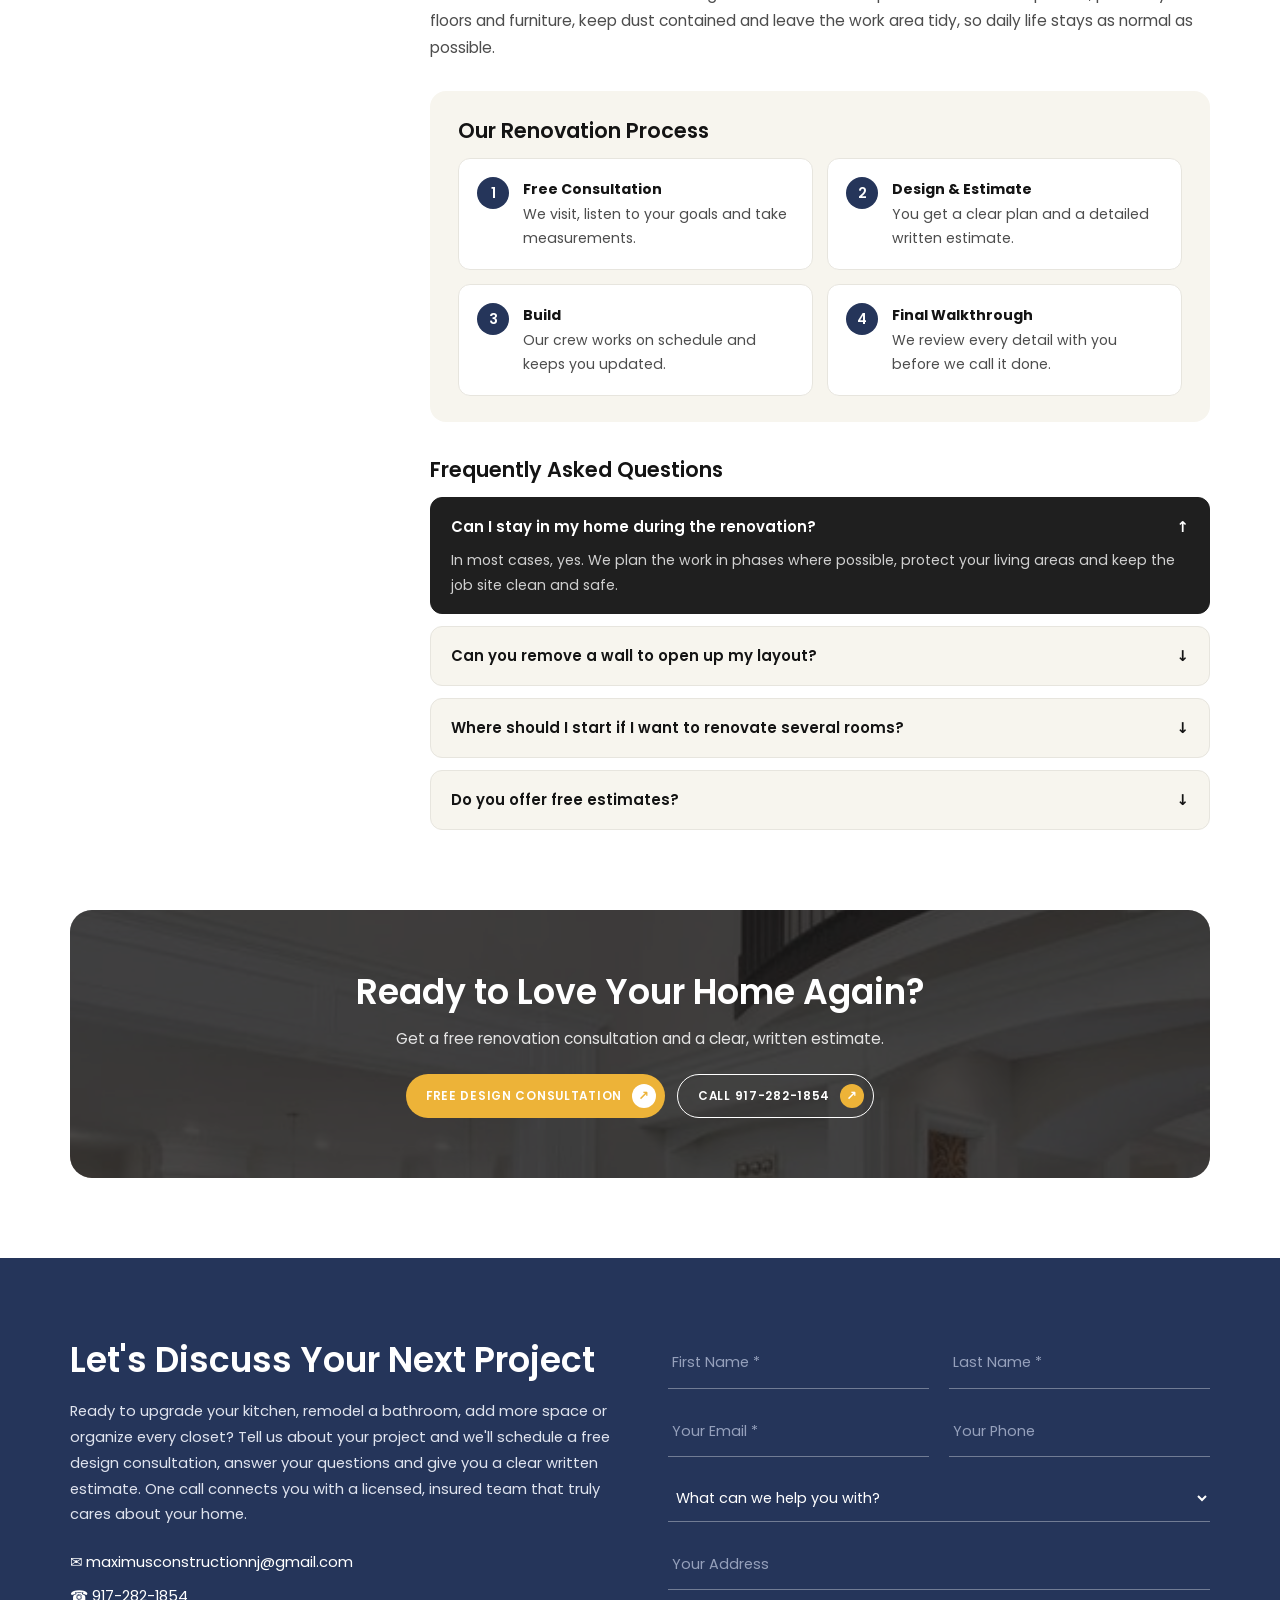
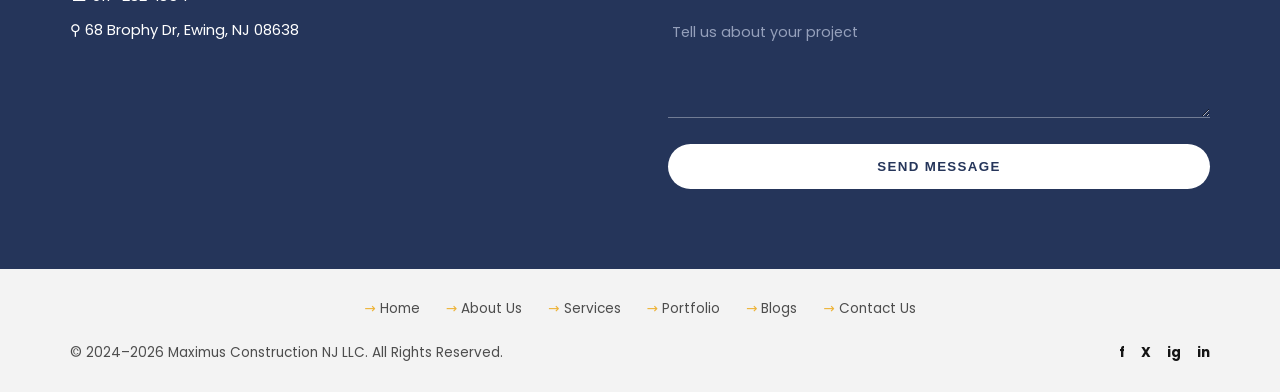
<file: home-renovations.html>
<!DOCTYPE html>
<html lang="en">
<head>
<meta charset="UTF-8">
<meta name="viewport" content="width=device-width, initial-scale=1">
<title>Home Renovations in New Jersey | Maximus Construction NJ</title>
<meta name="description" content="Whole-home and multi-room renovations in NJ. Open up your layout, update finishes and add storage with a licensed, insured contractor. Free estimates.">
<link rel="canonical" href="https://maximusconstructionllc.com/home-renovations/">
<meta property="og:title" content="Home Renovations in New Jersey | Maximus Construction NJ">
<meta property="og:description" content="Whole-home and multi-room renovations in NJ. Open up your layout, update finishes and add storage with a licensed, insured contractor. Free estimates.">
<meta property="og:type" content="website">
<link rel="preconnect" href="https://fonts.googleapis.com">
<link rel="preconnect" href="https://fonts.gstatic.com" crossorigin>
<link href="https://fonts.googleapis.com/css2?family=Poppins:wght@400;500;600;700;800&display=swap" rel="stylesheet">
<link rel="stylesheet" href="css/style.css">
<script type="application/ld+json">{"@context": "https://schema.org", "@type": "HomeAndConstructionBusiness", "name": "Maximus Construction NJ LLC", "url": "https://maximusconstructionllc.com/", "telephone": "+1-917-282-1854", "email": "maximusconstructionnj@gmail.com", "address": {"@type": "PostalAddress", "streetAddress": "68 Brophy Dr", "addressLocality": "Ewing", "addressRegion": "NJ", "postalCode": "08638", "addressCountry": "US"}}</script>
<script type="application/ld+json">{"@context": "https://schema.org", "@type": "FAQPage", "mainEntity": [{"@type": "Question", "name": "Can I stay in my home during the renovation?", "acceptedAnswer": {"@type": "Answer", "text": "In most cases, yes. We plan the work in phases where possible, protect your living areas and keep the job site clean and safe."}}, {"@type": "Question", "name": "Can you remove a wall to open up my layout?", "acceptedAnswer": {"@type": "Answer", "text": "Often, yes. We first check whether the wall is load-bearing and plan the right support, so you get an open, modern layout that is built safely."}}, {"@type": "Question", "name": "Where should I start if I want to renovate several rooms?", "acceptedAnswer": {"@type": "Answer", "text": "Start with a consultation. We'll walk through your home, discuss your priorities and budget, and recommend a plan that makes sense, whether it's all at once or in stages."}}, {"@type": "Question", "name": "Do you offer free estimates?", "acceptedAnswer": {"@type": "Answer", "text": "Yes. Your consultation and detailed written estimate are free, with no obligation."}}]}</script>
<script type="application/ld+json">{"@context": "https://schema.org", "@type": "Service", "name": "Home Renovations", "provider": {"@type": "HomeAndConstructionBusiness", "name": "Maximus Construction NJ LLC"}, "areaServed": "New Jersey", "description": "Whole-home and multi-room renovations in NJ. Open up your layout, update finishes and add storage with a licensed, insured contractor. Free estimates."}</script>
</head>
<body>

<header class="site-header">
  <div class="container nav">
    <ul class="menu">
      <li><a href="index.html">Home</a></li>
      <li><a href="about.html">About Us</a></li>
      <li><a href="services.html" class="active">Services &#9662;</a>
        <ul class="dropdown"><li><a href="custom-home-building.html">Custom Home Building</a></li><li><a href="home-renovations.html">Home Renovations</a></li><li><a href="kitchen-remodeling.html">Kitchen Remodeling</a></li><li><a href="bathroom-remodeling.html">Bathroom Remodeling</a></li><li><a href="home-extensions.html">Home Extensions</a></li><li><a href="outdoor-living-spaces.html">Outdoor Living Spaces</a></li><li><a href="custom-closets.html">Custom Closets &amp; Storage</a></li><li><a href="wholesale-kitchen-cabinets.html">Wholesale Kitchen Cabinets</a></li></ul>
      </li>
    </ul>
    <a href="index.html" class="logo" aria-label="Maximus Construction NJ home"><span class="hat"></span><b>MAXIMUS</b><small>CONSTRUCTION NJ LLC</small></a>
    <ul class="menu right">
      <li><a href="https://maximusconstructionllc.com/portfolio/">Portfolio</a></li>
      <li><a href="https://maximusconstructionllc.com/blogs/">Blogs</a></li>
      <li><a href="#contact" class="btn">Contact Us</a></li>
    </ul>
    <button class="nav-toggle" aria-label="Open menu" onclick="document.querySelector('.mobile-menu').classList.add('open')">&#9776;</button>
  </div>
  <ul class="mobile-menu">
    <li><button class="close" aria-label="Close menu" onclick="this.closest('.mobile-menu').classList.remove('open')">&times;</button></li>
    <li><a href="index.html">Home</a></li>
    <li><a href="about.html">About Us</a></li>
    <li><a href="services.html">Services</a><ul><li><a href="custom-home-building.html">Custom Home Building</a></li><li><a href="home-renovations.html">Home Renovations</a></li><li><a href="kitchen-remodeling.html">Kitchen Remodeling</a></li><li><a href="bathroom-remodeling.html">Bathroom Remodeling</a></li><li><a href="home-extensions.html">Home Extensions</a></li><li><a href="outdoor-living-spaces.html">Outdoor Living Spaces</a></li><li><a href="custom-closets.html">Custom Closets &amp; Storage</a></li><li><a href="wholesale-kitchen-cabinets.html">Wholesale Kitchen Cabinets</a></li></ul></li>
    <li><a href="https://maximusconstructionllc.com/portfolio/">Portfolio</a></li>
    <li><a href="https://maximusconstructionllc.com/blogs/">Blogs</a></li>
    <li><a href="#contact" onclick="this.closest('.mobile-menu').classList.remove('open')">Contact Us</a></li>
  </ul>
</header>

<main>

<section class="banner page-banner" style="background-image:url('images/interior-staircase.jpg')">
  <div class="container"><p class="crumbs"><a href="index.html">Maximus Construction LLC</a> / <a href="services.html">Services</a> / <b>Home Renovations</b></p><h1>Home Renovations</h1></div>
</section>

<section>
  <div class="container svc-layout">
    <aside class="sidebar">
      <div class="side-box"><h3>Quick Services</h3><ul class="side-links"><li><a href="custom-home-building.html">Custom Home Building</a></li><li><a href="home-renovations.html" class=active>Home Renovations</a></li><li><a href="kitchen-remodeling.html">Kitchen Remodeling</a></li><li><a href="bathroom-remodeling.html">Bathroom Remodeling</a></li><li><a href="home-extensions.html">Home Extensions</a></li><li><a href="outdoor-living-spaces.html">Outdoor Living Spaces</a></li><li><a href="custom-closets.html">Custom Closets &amp; Storage</a></li><li><a href="wholesale-kitchen-cabinets.html">Wholesale Kitchen Cabinets</a></li></ul></div>
      <div class="side-cta"><h3>Ready for Your Next Project?</h3><p>Book a free design consultation and get a written estimate from our licensed, insured team.</p><a href="#contact" class="btn">Get Free Estimate</a></div>
    </aside>
    <article class="content">
      <img class="main" src="images/interior-staircase.jpg" alt="Home Renovations project by Maximus Construction NJ">
      <h2>Home Renovations That Make Your Home Feel New Again</h2>
      <p>You love your neighborhood, but your home no longer fits the way you live. Maybe the layout feels closed off, the finishes are tired or there's never enough storage. A thoughtful renovation can fix all of that, without the cost and stress of moving.</p>
      <p>Maximus Construction NJ handles single-room updates, multi-room projects and complete whole-home renovations. We plan the work carefully, coordinate every trade and keep you informed, so your home comes back better than you imagined.</p>
      <h3>What We Renovate</h3>
      <ul class="checks two"><li>Whole-home and multi-room renovations</li><li>Open-concept layouts and wall removal</li><li>Kitchen and bathroom updates</li><li>Flooring, drywall, trim and paint</li><li>Doors, windows and lighting upgrades</li><li>Built-ins, closets and storage solutions</li><li>Outdated or damaged area repairs</li><li>Interior design and finish selection</li></ul>
      <h3>Renovate Instead of Relocate</h3>
      <p>Moving means selling costs, a new mortgage and leaving behind a place you love. Renovating lets you keep everything that's right about your home and fix what isn't. We help you prioritize the changes that make the biggest difference to your daily life and your home's value.</p>
      <h3>Respect for Your Home While We Work</h3>
      <p>Most of our clients live at home during their renovation. We plan work in sensible phases, protect your floors and furniture, keep dust contained and leave the work area tidy, so daily life stays as normal as possible.</p>
      <div class="box"><h3>Our Renovation Process</h3><ol class="mini-steps"><li><b>Free Consultation</b>We visit, listen to your goals and take measurements.</li><li><b>Design &amp; Estimate</b>You get a clear plan and a detailed written estimate.</li><li><b>Build</b>Our crew works on schedule and keeps you updated.</li><li><b>Final Walkthrough</b>We review every detail with you before we call it done.</li></ol></div>
      <h3>Frequently Asked Questions</h3>
      <div class="faq"><details open><summary>Can I stay in my home during the renovation?</summary><p>In most cases, yes. We plan the work in phases where possible, protect your living areas and keep the job site clean and safe.</p></details><details><summary>Can you remove a wall to open up my layout?</summary><p>Often, yes. We first check whether the wall is load-bearing and plan the right support, so you get an open, modern layout that is built safely.</p></details><details><summary>Where should I start if I want to renovate several rooms?</summary><p>Start with a consultation. We'll walk through your home, discuss your priorities and budget, and recommend a plan that makes sense, whether it's all at once or in stages.</p></details><details><summary>Do you offer free estimates?</summary><p>Yes. Your consultation and detailed written estimate are free, with no obligation.</p></details></div>
    </article>
  </div>
</section>

<section style="padding-bottom:80px;padding-top:0">
  <div class="container">
    <div class="cta" style="background-image:url('images/interior-staircase.jpg')">
      <h2>Ready to Love Your Home Again?</h2>
      <p>Get a free renovation consultation and a clear, written estimate.</p>
      <div class="btns"><a href="#contact" class="btn">Free Design Consultation</a><a href="tel:+19172821854" class="btn ghost">Call 917-282-1854</a></div>
    </div>
  </div>
</section>

<section class="contact" id="contact">
  <div class="container split top">
    <div>
      <h2>Let's Discuss Your Next Project</h2>
      <p>Ready to upgrade your kitchen, remodel a bathroom, add more space or organize every closet? Tell us about your project and we'll schedule a free design consultation, answer your questions and give you a clear written estimate. One call connects you with a licensed, insured team that truly cares about your home.</p>
      <ul class="contact-info">
        <li>&#9993; <a href="mailto:maximusconstructionnj@gmail.com">maximusconstructionnj@gmail.com</a></li>
        <li>&#9742; <a href="tel:+19172821854">917-282-1854</a></li>
        <li>&#9906; 68 Brophy Dr, Ewing, NJ 08638</li>
      </ul>
    </div>
    <form class="form" action="#" method="post">
      <input type="text" name="first_name" placeholder="First Name *" required aria-label="First name">
      <input type="text" name="last_name" placeholder="Last Name *" required aria-label="Last name">
      <input type="email" name="email" placeholder="Your Email *" required aria-label="Email">
      <input type="tel" name="phone" placeholder="Your Phone" aria-label="Phone">
      <select name="service" class="full" aria-label="Service"><option value="">What can we help you with?</option><option>Custom Home Building</option><option>Home Renovations</option><option>Kitchen Remodeling</option><option>Bathroom Remodeling</option><option>Home Extensions</option><option>Outdoor Living Spaces</option><option>Custom Closets &amp; Storage</option><option>Wholesale Kitchen Cabinets</option><option>Something Else</option></select>
      <input type="text" name="address" class="full" placeholder="Your Address" aria-label="Address">
      <textarea name="message" class="full" placeholder="Tell us about your project" aria-label="Message"></textarea>
      <button type="submit">Send Message</button>
    </form>
  </div>
</section>
</main>

<footer class="site-footer">
  <div class="container">
    <ul class="foot-links">
      <li><a href="index.html">Home</a></li>
      <li><a href="about.html">About Us</a></li>
      <li><a href="services.html">Services</a></li>
      <li><a href="https://maximusconstructionllc.com/portfolio/">Portfolio</a></li>
      <li><a href="https://maximusconstructionllc.com/blogs/">Blogs</a></li>
      <li><a href="#contact">Contact Us</a></li>
    </ul>
    <div class="copy">
      <span>&copy; 2024&ndash;2026 Maximus Construction NJ LLC. All Rights Reserved.</span>
      <span class="social"><a href="#" aria-label="Facebook">f</a><a href="#" aria-label="X">X</a><a href="#" aria-label="Instagram">ig</a><a href="#" aria-label="LinkedIn">in</a></span>
    </div>
  </div>
</footer>

</body>
</html>
</file>
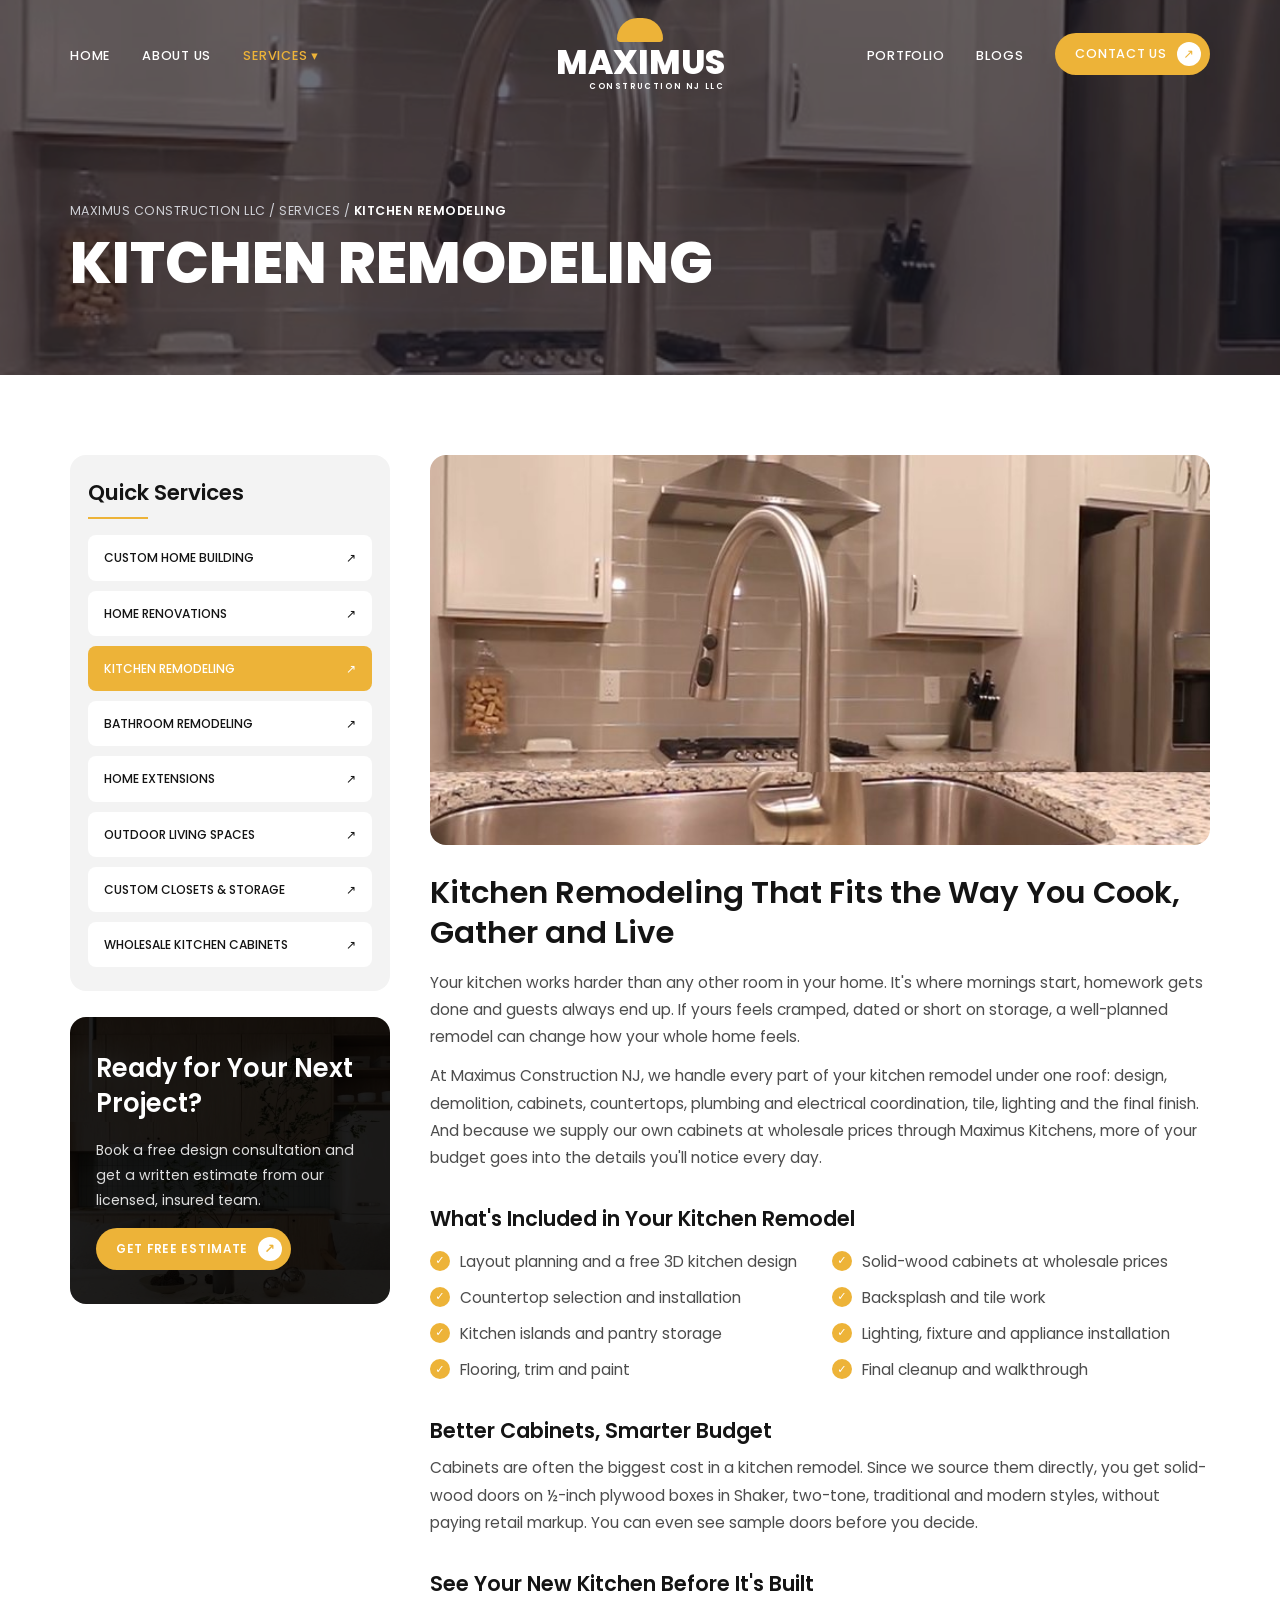
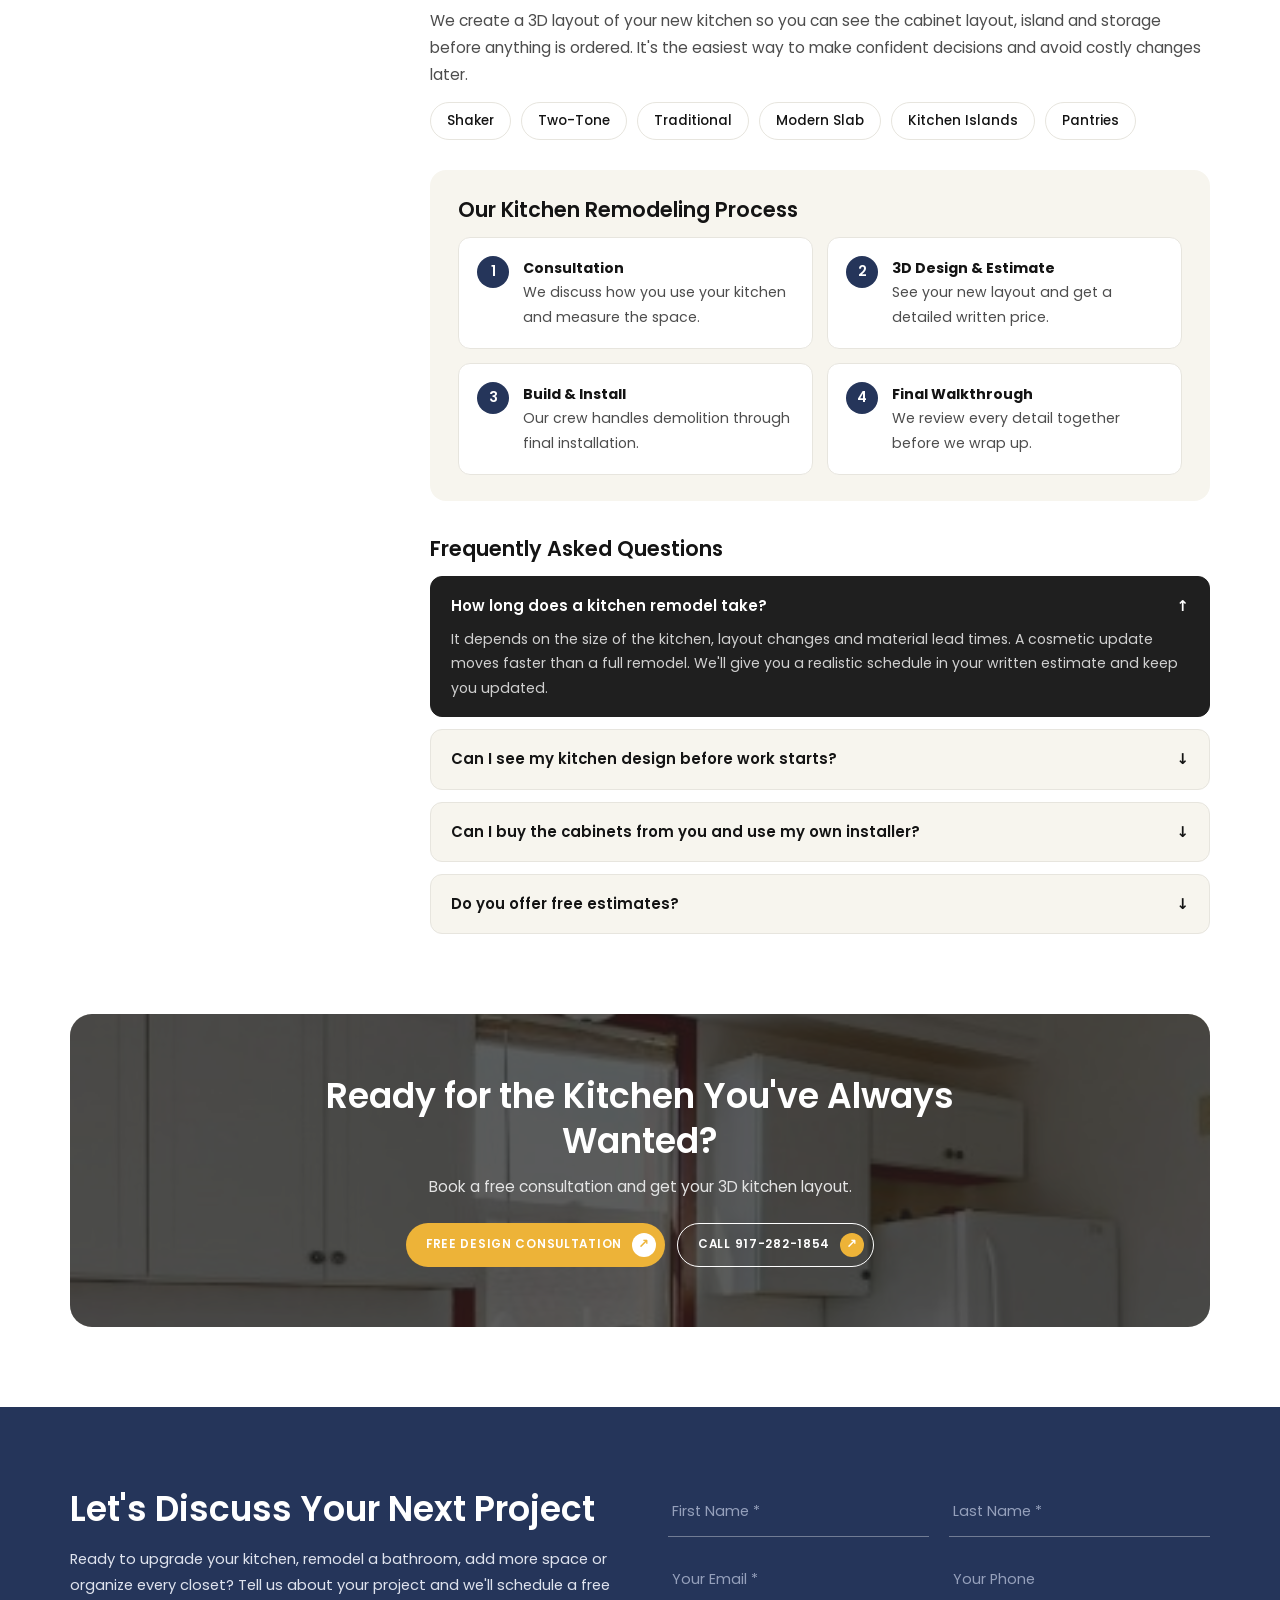
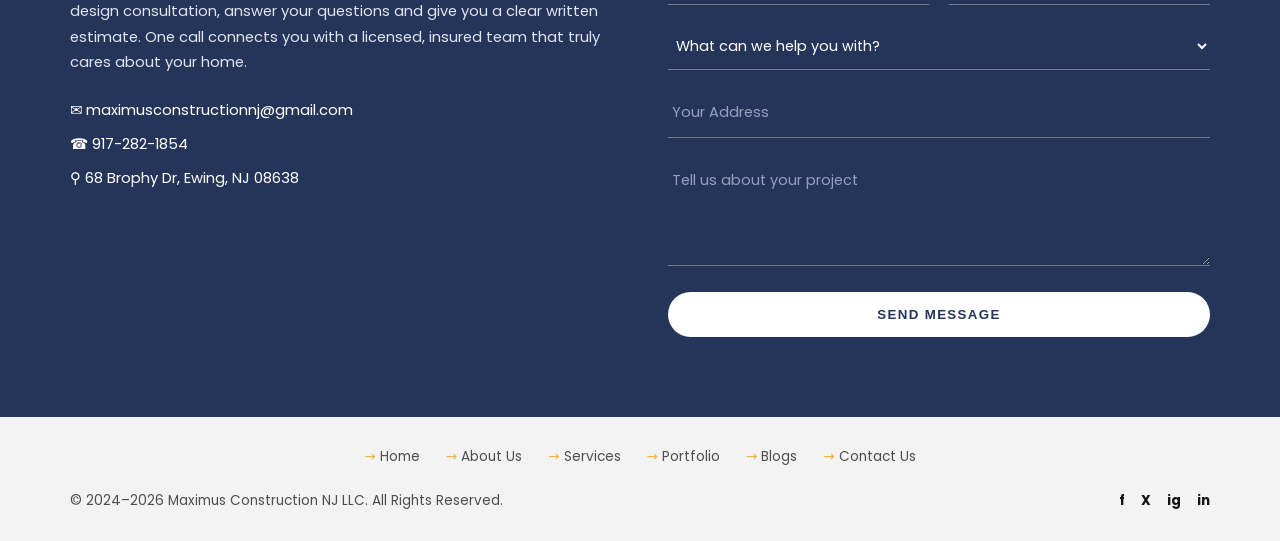
<file: kitchen-remodeling.html>
<!DOCTYPE html>
<html lang="en">
<head>
<meta charset="UTF-8">
<meta name="viewport" content="width=device-width, initial-scale=1">
<title>Kitchen Remodeling in New Jersey | Maximus Construction NJ</title>
<meta name="description" content="Custom kitchen remodeling from a licensed, insured NJ contractor. New layouts, wholesale-priced cabinets, countertops, tile and lighting, with a free 3D layout and estimate.">
<link rel="canonical" href="https://maximusconstructionllc.com/kitchen-remodeling/">
<meta property="og:title" content="Kitchen Remodeling in New Jersey | Maximus Construction NJ">
<meta property="og:description" content="Custom kitchen remodeling from a licensed, insured NJ contractor. New layouts, wholesale-priced cabinets, countertops, tile and lighting, with a free 3D layout and estimate.">
<meta property="og:type" content="website">
<link rel="preconnect" href="https://fonts.googleapis.com">
<link rel="preconnect" href="https://fonts.gstatic.com" crossorigin>
<link href="https://fonts.googleapis.com/css2?family=Poppins:wght@400;500;600;700;800&display=swap" rel="stylesheet">
<link rel="stylesheet" href="css/style.css">
<script type="application/ld+json">{"@context": "https://schema.org", "@type": "HomeAndConstructionBusiness", "name": "Maximus Construction NJ LLC", "url": "https://maximusconstructionllc.com/", "telephone": "+1-917-282-1854", "email": "maximusconstructionnj@gmail.com", "address": {"@type": "PostalAddress", "streetAddress": "68 Brophy Dr", "addressLocality": "Ewing", "addressRegion": "NJ", "postalCode": "08638", "addressCountry": "US"}}</script>
<script type="application/ld+json">{"@context": "https://schema.org", "@type": "FAQPage", "mainEntity": [{"@type": "Question", "name": "How long does a kitchen remodel take?", "acceptedAnswer": {"@type": "Answer", "text": "It depends on the size of the kitchen, layout changes and material lead times. A cosmetic update moves faster than a full remodel. We'll give you a realistic schedule in your written estimate and keep you updated."}}, {"@type": "Question", "name": "Can I see my kitchen design before work starts?", "acceptedAnswer": {"@type": "Answer", "text": "Yes. We create a free 3D layout so you can see your cabinets, island and layout before anything is ordered or built."}}, {"@type": "Question", "name": "Can I buy the cabinets from you and use my own installer?", "acceptedAnswer": {"@type": "Answer", "text": "Yes. Our cabinets are available at wholesale prices with or without installation, ready-to-assemble or pre-assembled."}}, {"@type": "Question", "name": "Do you offer free estimates?", "acceptedAnswer": {"@type": "Answer", "text": "Yes. Your consultation, 3D layout and written estimate are free, with no obligation."}}]}</script>
<script type="application/ld+json">{"@context": "https://schema.org", "@type": "Service", "name": "Kitchen Remodeling", "provider": {"@type": "HomeAndConstructionBusiness", "name": "Maximus Construction NJ LLC"}, "areaServed": "New Jersey", "description": "Custom kitchen remodeling from a licensed, insured NJ contractor. New layouts, wholesale-priced cabinets, countertops, tile and lighting, with a free 3D layout and estimate."}</script>
</head>
<body>

<header class="site-header">
  <div class="container nav">
    <ul class="menu">
      <li><a href="index.html">Home</a></li>
      <li><a href="about.html">About Us</a></li>
      <li><a href="services.html" class="active">Services &#9662;</a>
        <ul class="dropdown"><li><a href="custom-home-building.html">Custom Home Building</a></li><li><a href="home-renovations.html">Home Renovations</a></li><li><a href="kitchen-remodeling.html">Kitchen Remodeling</a></li><li><a href="bathroom-remodeling.html">Bathroom Remodeling</a></li><li><a href="home-extensions.html">Home Extensions</a></li><li><a href="outdoor-living-spaces.html">Outdoor Living Spaces</a></li><li><a href="custom-closets.html">Custom Closets &amp; Storage</a></li><li><a href="wholesale-kitchen-cabinets.html">Wholesale Kitchen Cabinets</a></li></ul>
      </li>
    </ul>
    <a href="index.html" class="logo" aria-label="Maximus Construction NJ home"><span class="hat"></span><b>MAXIMUS</b><small>CONSTRUCTION NJ LLC</small></a>
    <ul class="menu right">
      <li><a href="https://maximusconstructionllc.com/portfolio/">Portfolio</a></li>
      <li><a href="https://maximusconstructionllc.com/blogs/">Blogs</a></li>
      <li><a href="#contact" class="btn">Contact Us</a></li>
    </ul>
    <button class="nav-toggle" aria-label="Open menu" onclick="document.querySelector('.mobile-menu').classList.add('open')">&#9776;</button>
  </div>
  <ul class="mobile-menu">
    <li><button class="close" aria-label="Close menu" onclick="this.closest('.mobile-menu').classList.remove('open')">&times;</button></li>
    <li><a href="index.html">Home</a></li>
    <li><a href="about.html">About Us</a></li>
    <li><a href="services.html">Services</a><ul><li><a href="custom-home-building.html">Custom Home Building</a></li><li><a href="home-renovations.html">Home Renovations</a></li><li><a href="kitchen-remodeling.html">Kitchen Remodeling</a></li><li><a href="bathroom-remodeling.html">Bathroom Remodeling</a></li><li><a href="home-extensions.html">Home Extensions</a></li><li><a href="outdoor-living-spaces.html">Outdoor Living Spaces</a></li><li><a href="custom-closets.html">Custom Closets &amp; Storage</a></li><li><a href="wholesale-kitchen-cabinets.html">Wholesale Kitchen Cabinets</a></li></ul></li>
    <li><a href="https://maximusconstructionllc.com/portfolio/">Portfolio</a></li>
    <li><a href="https://maximusconstructionllc.com/blogs/">Blogs</a></li>
    <li><a href="#contact" onclick="this.closest('.mobile-menu').classList.remove('open')">Contact Us</a></li>
  </ul>
</header>

<main>

<section class="banner page-banner" style="background-image:url('images/granite-sink.jpg')">
  <div class="container"><p class="crumbs"><a href="index.html">Maximus Construction LLC</a> / <a href="services.html">Services</a> / <b>Kitchen Remodeling</b></p><h1>Kitchen Remodeling</h1></div>
</section>

<section>
  <div class="container svc-layout">
    <aside class="sidebar">
      <div class="side-box"><h3>Quick Services</h3><ul class="side-links"><li><a href="custom-home-building.html">Custom Home Building</a></li><li><a href="home-renovations.html">Home Renovations</a></li><li><a href="kitchen-remodeling.html" class=active>Kitchen Remodeling</a></li><li><a href="bathroom-remodeling.html">Bathroom Remodeling</a></li><li><a href="home-extensions.html">Home Extensions</a></li><li><a href="outdoor-living-spaces.html">Outdoor Living Spaces</a></li><li><a href="custom-closets.html">Custom Closets &amp; Storage</a></li><li><a href="wholesale-kitchen-cabinets.html">Wholesale Kitchen Cabinets</a></li></ul></div>
      <div class="side-cta"><h3>Ready for Your Next Project?</h3><p>Book a free design consultation and get a written estimate from our licensed, insured team.</p><a href="#contact" class="btn">Get Free Estimate</a></div>
    </aside>
    <article class="content">
      <img class="main" src="images/granite-sink.jpg" alt="Kitchen Remodeling project by Maximus Construction NJ">
      <h2>Kitchen Remodeling That Fits the Way You Cook, Gather and Live</h2>
      <p>Your kitchen works harder than any other room in your home. It's where mornings start, homework gets done and guests always end up. If yours feels cramped, dated or short on storage, a well-planned remodel can change how your whole home feels.</p>
      <p>At Maximus Construction NJ, we handle every part of your kitchen remodel under one roof: design, demolition, cabinets, countertops, plumbing and electrical coordination, tile, lighting and the final finish. And because we supply our own cabinets at wholesale prices through Maximus Kitchens, more of your budget goes into the details you'll notice every day.</p>
      <h3>What's Included in Your Kitchen Remodel</h3>
      <ul class="checks two"><li>Layout planning and a free 3D kitchen design</li><li>Solid-wood cabinets at wholesale prices</li><li>Countertop selection and installation</li><li>Backsplash and tile work</li><li>Kitchen islands and pantry storage</li><li>Lighting, fixture and appliance installation</li><li>Flooring, trim and paint</li><li>Final cleanup and walkthrough</li></ul>
      <h3>Better Cabinets, Smarter Budget</h3>
      <p>Cabinets are often the biggest cost in a kitchen remodel. Since we source them directly, you get solid-wood doors on &frac12;-inch plywood boxes in Shaker, two-tone, traditional and modern styles, without paying retail markup. You can even see sample doors before you decide.</p>
      <h3>See Your New Kitchen Before It's Built</h3>
      <p>We create a 3D layout of your new kitchen so you can see the cabinet layout, island and storage before anything is ordered. It's the easiest way to make confident decisions and avoid costly changes later.</p>
      <ul class="chips"><li>Shaker</li><li>Two-Tone</li><li>Traditional</li><li>Modern Slab</li><li>Kitchen Islands</li><li>Pantries</li></ul>
      <div class="box"><h3>Our Kitchen Remodeling Process</h3><ol class="mini-steps"><li><b>Consultation</b>We discuss how you use your kitchen and measure the space.</li><li><b>3D Design &amp; Estimate</b>See your new layout and get a detailed written price.</li><li><b>Build &amp; Install</b>Our crew handles demolition through final installation.</li><li><b>Final Walkthrough</b>We review every detail together before we wrap up.</li></ol></div>
      <h3>Frequently Asked Questions</h3>
      <div class="faq"><details open><summary>How long does a kitchen remodel take?</summary><p>It depends on the size of the kitchen, layout changes and material lead times. A cosmetic update moves faster than a full remodel. We'll give you a realistic schedule in your written estimate and keep you updated.</p></details><details><summary>Can I see my kitchen design before work starts?</summary><p>Yes. We create a free 3D layout so you can see your cabinets, island and layout before anything is ordered or built.</p></details><details><summary>Can I buy the cabinets from you and use my own installer?</summary><p>Yes. Our cabinets are available at wholesale prices with or without installation, ready-to-assemble or pre-assembled.</p></details><details><summary>Do you offer free estimates?</summary><p>Yes. Your consultation, 3D layout and written estimate are free, with no obligation.</p></details></div>
    </article>
  </div>
</section>

<section style="padding-bottom:80px;padding-top:0">
  <div class="container">
    <div class="cta" style="background-image:url('images/white-kitchen-assembled.jpg')">
      <h2>Ready for the Kitchen You've Always Wanted?</h2>
      <p>Book a free consultation and get your 3D kitchen layout.</p>
      <div class="btns"><a href="#contact" class="btn">Free Design Consultation</a><a href="tel:+19172821854" class="btn ghost">Call 917-282-1854</a></div>
    </div>
  </div>
</section>

<section class="contact" id="contact">
  <div class="container split top">
    <div>
      <h2>Let's Discuss Your Next Project</h2>
      <p>Ready to upgrade your kitchen, remodel a bathroom, add more space or organize every closet? Tell us about your project and we'll schedule a free design consultation, answer your questions and give you a clear written estimate. One call connects you with a licensed, insured team that truly cares about your home.</p>
      <ul class="contact-info">
        <li>&#9993; <a href="mailto:maximusconstructionnj@gmail.com">maximusconstructionnj@gmail.com</a></li>
        <li>&#9742; <a href="tel:+19172821854">917-282-1854</a></li>
        <li>&#9906; 68 Brophy Dr, Ewing, NJ 08638</li>
      </ul>
    </div>
    <form class="form" action="#" method="post">
      <input type="text" name="first_name" placeholder="First Name *" required aria-label="First name">
      <input type="text" name="last_name" placeholder="Last Name *" required aria-label="Last name">
      <input type="email" name="email" placeholder="Your Email *" required aria-label="Email">
      <input type="tel" name="phone" placeholder="Your Phone" aria-label="Phone">
      <select name="service" class="full" aria-label="Service"><option value="">What can we help you with?</option><option>Custom Home Building</option><option>Home Renovations</option><option>Kitchen Remodeling</option><option>Bathroom Remodeling</option><option>Home Extensions</option><option>Outdoor Living Spaces</option><option>Custom Closets &amp; Storage</option><option>Wholesale Kitchen Cabinets</option><option>Something Else</option></select>
      <input type="text" name="address" class="full" placeholder="Your Address" aria-label="Address">
      <textarea name="message" class="full" placeholder="Tell us about your project" aria-label="Message"></textarea>
      <button type="submit">Send Message</button>
    </form>
  </div>
</section>
</main>

<footer class="site-footer">
  <div class="container">
    <ul class="foot-links">
      <li><a href="index.html">Home</a></li>
      <li><a href="about.html">About Us</a></li>
      <li><a href="services.html">Services</a></li>
      <li><a href="https://maximusconstructionllc.com/portfolio/">Portfolio</a></li>
      <li><a href="https://maximusconstructionllc.com/blogs/">Blogs</a></li>
      <li><a href="#contact">Contact Us</a></li>
    </ul>
    <div class="copy">
      <span>&copy; 2024&ndash;2026 Maximus Construction NJ LLC. All Rights Reserved.</span>
      <span class="social"><a href="#" aria-label="Facebook">f</a><a href="#" aria-label="X">X</a><a href="#" aria-label="Instagram">ig</a><a href="#" aria-label="LinkedIn">in</a></span>
    </div>
  </div>
</footer>

</body>
</html>
</file>
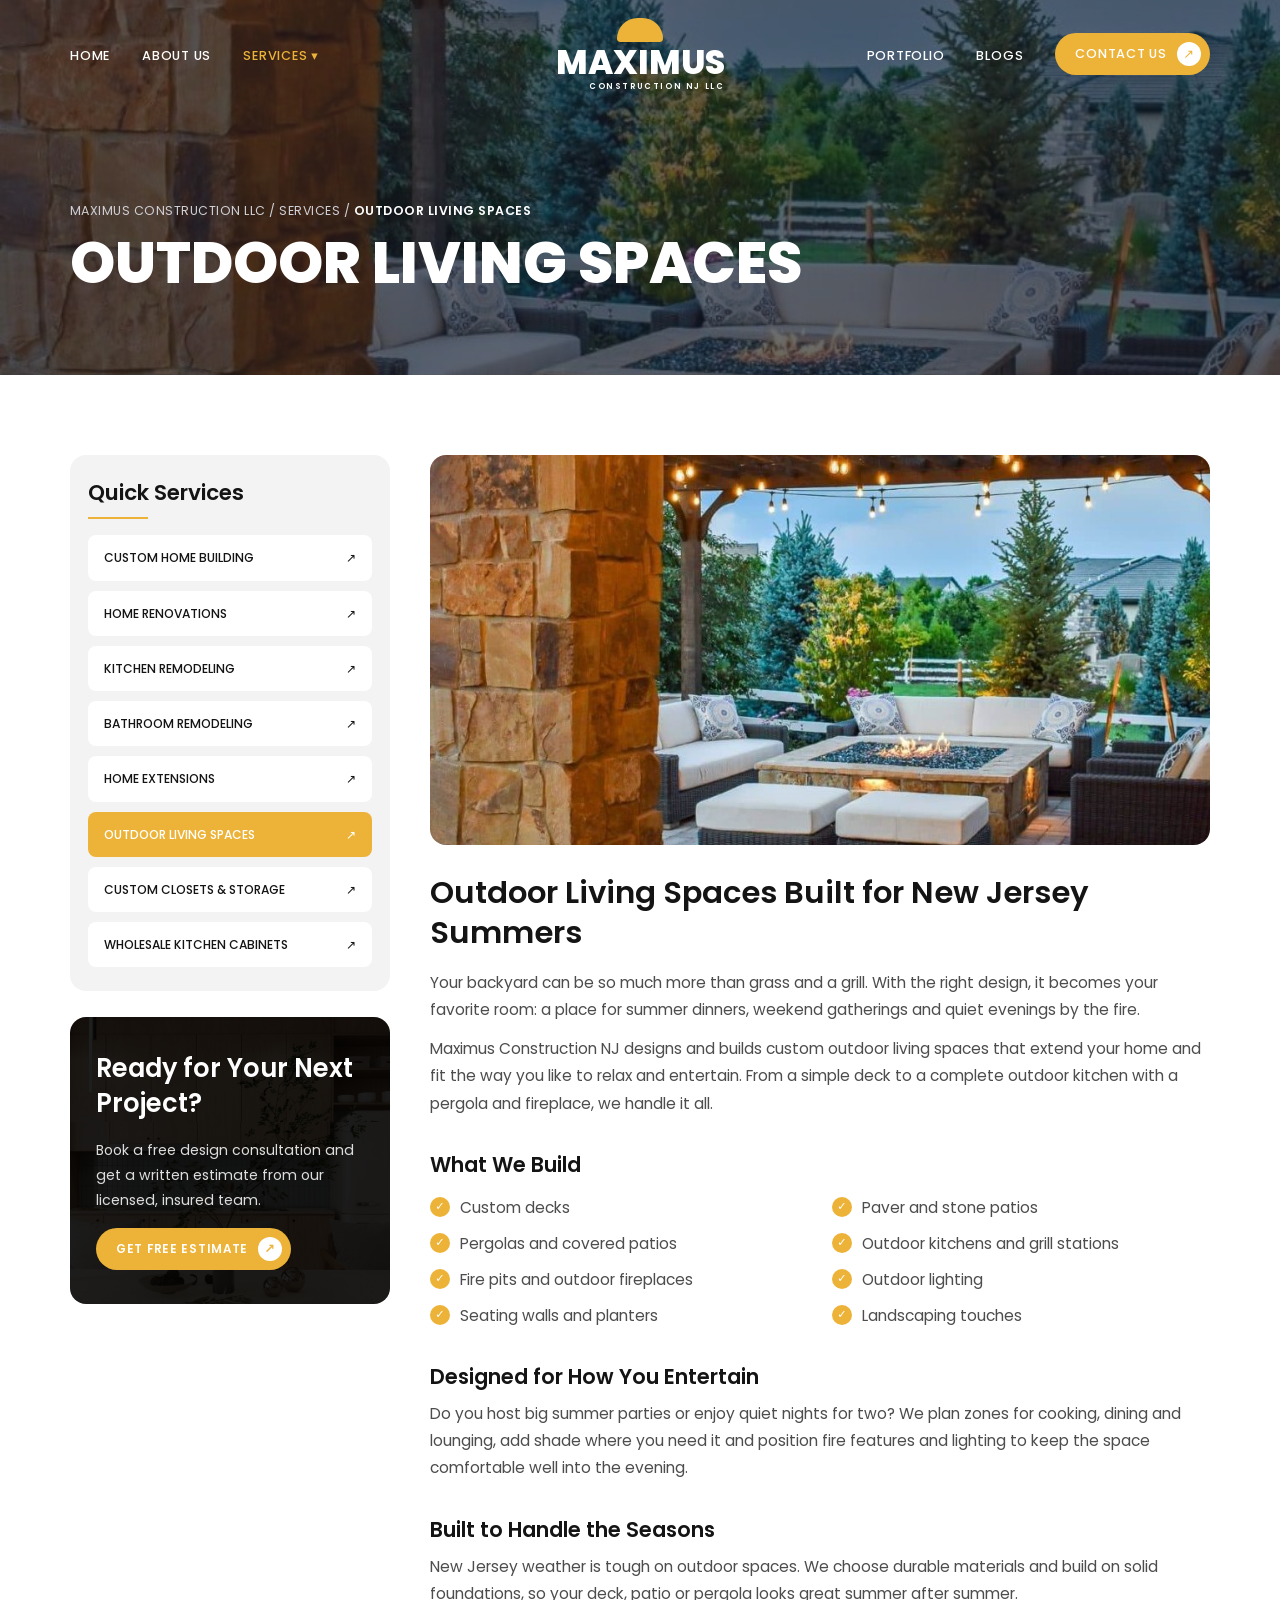
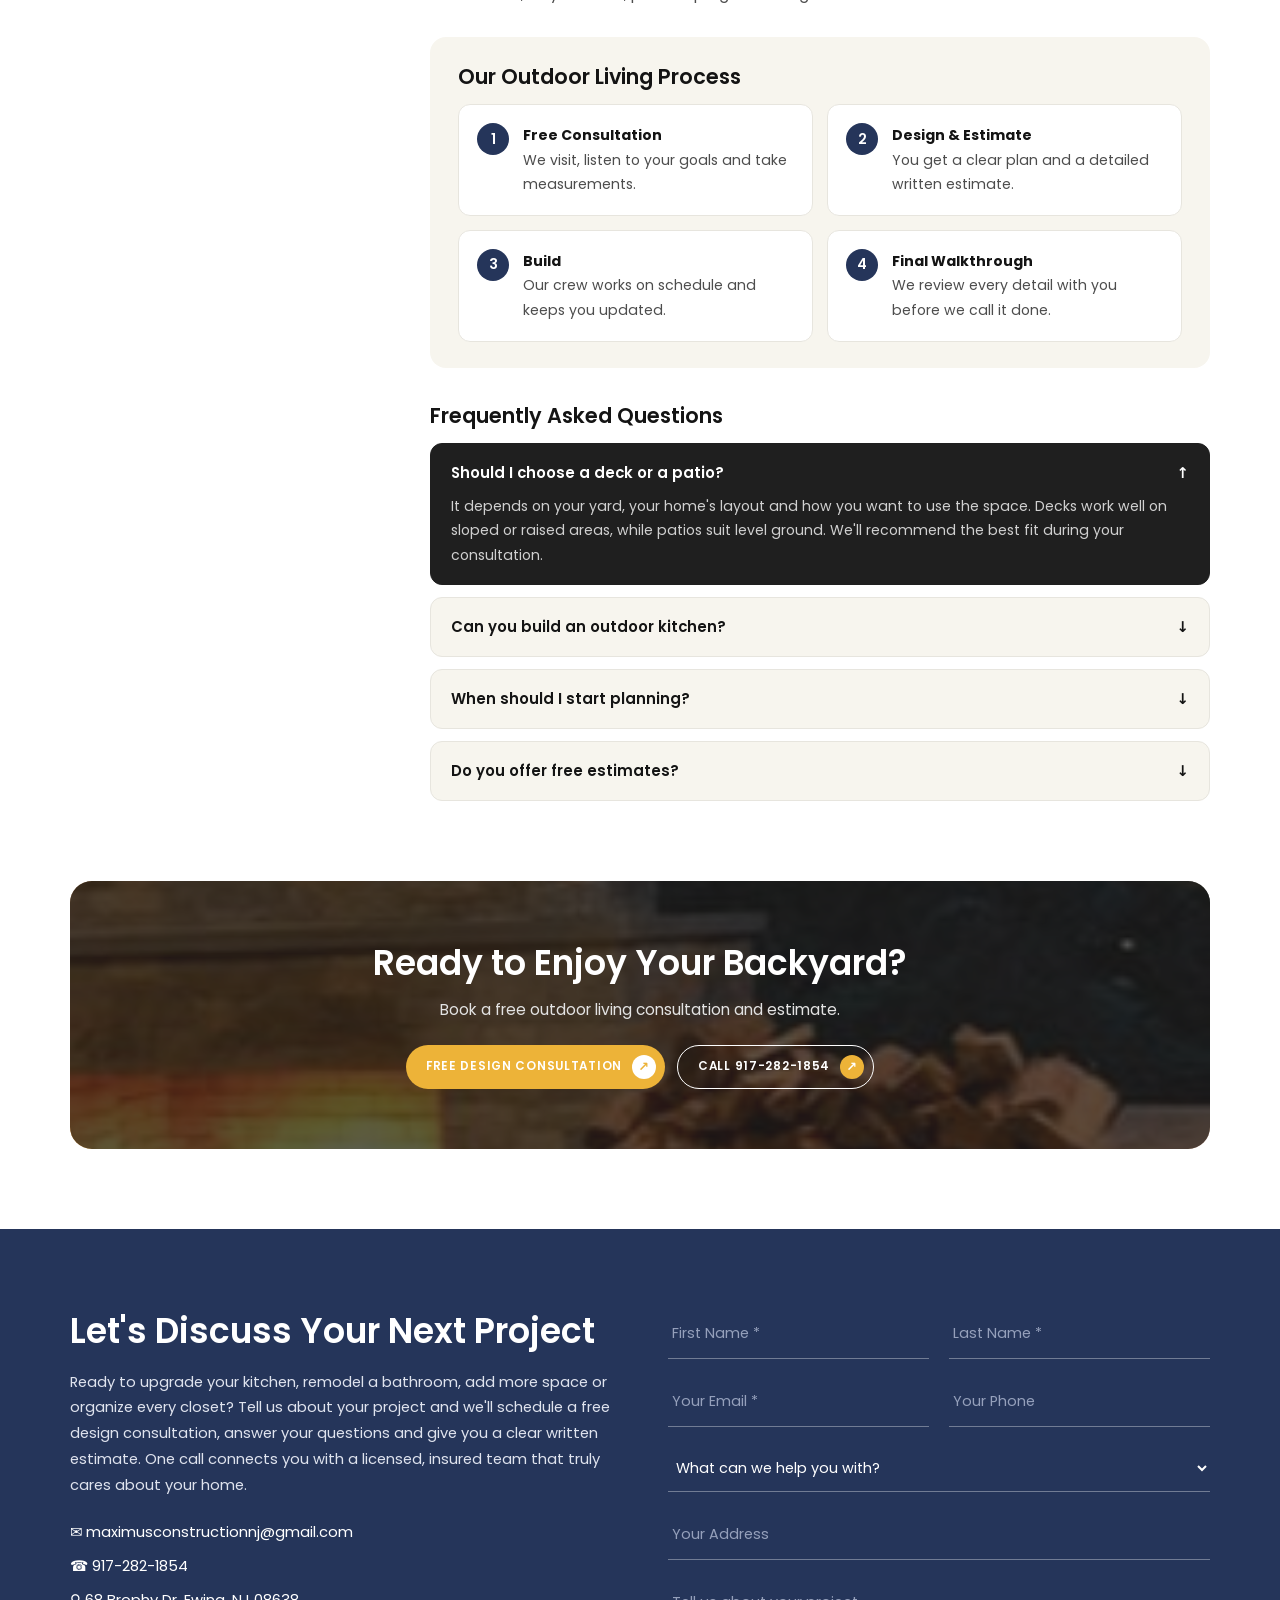
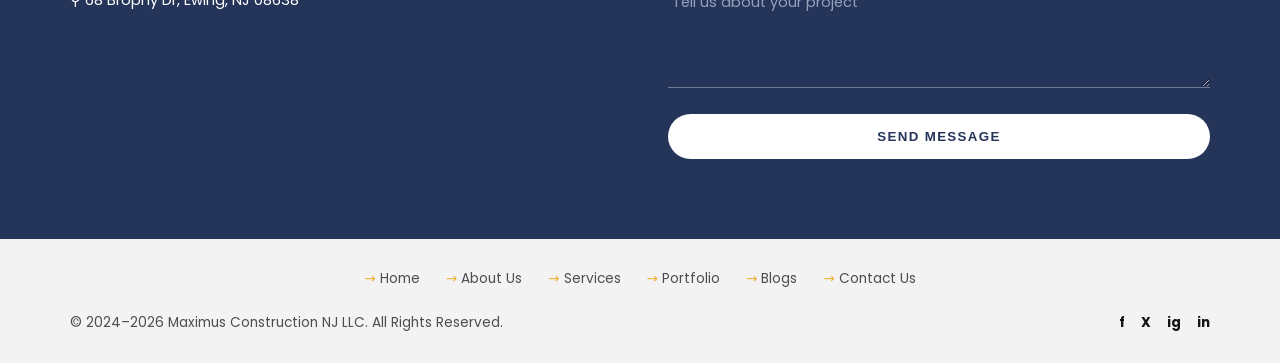
<file: outdoor-living-spaces.html>
<!DOCTYPE html>
<html lang="en">
<head>
<meta charset="UTF-8">
<meta name="viewport" content="width=device-width, initial-scale=1">
<title>Outdoor Living Spaces, Decks &amp; Patios in NJ | Maximus Construction NJ</title>
<meta name="description" content="Custom decks, patios, pergolas, outdoor kitchens and fire features in New Jersey. Create a backyard you'll love with a licensed, insured contractor.">
<link rel="canonical" href="https://maximusconstructionllc.com/outdoor-living-spaces/">
<meta property="og:title" content="Outdoor Living Spaces, Decks &amp; Patios in NJ | Maximus Construction NJ">
<meta property="og:description" content="Custom decks, patios, pergolas, outdoor kitchens and fire features in New Jersey. Create a backyard you'll love with a licensed, insured contractor.">
<meta property="og:type" content="website">
<link rel="preconnect" href="https://fonts.googleapis.com">
<link rel="preconnect" href="https://fonts.gstatic.com" crossorigin>
<link href="https://fonts.googleapis.com/css2?family=Poppins:wght@400;500;600;700;800&display=swap" rel="stylesheet">
<link rel="stylesheet" href="css/style.css">
<script type="application/ld+json">{"@context": "https://schema.org", "@type": "HomeAndConstructionBusiness", "name": "Maximus Construction NJ LLC", "url": "https://maximusconstructionllc.com/", "telephone": "+1-917-282-1854", "email": "maximusconstructionnj@gmail.com", "address": {"@type": "PostalAddress", "streetAddress": "68 Brophy Dr", "addressLocality": "Ewing", "addressRegion": "NJ", "postalCode": "08638", "addressCountry": "US"}}</script>
<script type="application/ld+json">{"@context": "https://schema.org", "@type": "FAQPage", "mainEntity": [{"@type": "Question", "name": "Should I choose a deck or a patio?", "acceptedAnswer": {"@type": "Answer", "text": "It depends on your yard, your home's layout and how you want to use the space. Decks work well on sloped or raised areas, while patios suit level ground. We'll recommend the best fit during your consultation."}}, {"@type": "Question", "name": "Can you build an outdoor kitchen?", "acceptedAnswer": {"@type": "Answer", "text": "Yes. We design and build outdoor kitchens and grill stations, often combined with a pergola, patio and lighting for a complete entertaining space."}}, {"@type": "Question", "name": "When should I start planning?", "acceptedAnswer": {"@type": "Answer", "text": "Planning over winter or early spring is ideal if you want to enjoy your new space by summer."}}, {"@type": "Question", "name": "Do you offer free estimates?", "acceptedAnswer": {"@type": "Answer", "text": "Yes. Your consultation and written estimate are free, with no obligation."}}]}</script>
<script type="application/ld+json">{"@context": "https://schema.org", "@type": "Service", "name": "Outdoor Living Spaces", "provider": {"@type": "HomeAndConstructionBusiness", "name": "Maximus Construction NJ LLC"}, "areaServed": "New Jersey", "description": "Custom decks, patios, pergolas, outdoor kitchens and fire features in New Jersey. Create a backyard you'll love with a licensed, insured contractor."}</script>
</head>
<body>

<header class="site-header">
  <div class="container nav">
    <ul class="menu">
      <li><a href="index.html">Home</a></li>
      <li><a href="about.html">About Us</a></li>
      <li><a href="services.html" class="active">Services &#9662;</a>
        <ul class="dropdown"><li><a href="custom-home-building.html">Custom Home Building</a></li><li><a href="home-renovations.html">Home Renovations</a></li><li><a href="kitchen-remodeling.html">Kitchen Remodeling</a></li><li><a href="bathroom-remodeling.html">Bathroom Remodeling</a></li><li><a href="home-extensions.html">Home Extensions</a></li><li><a href="outdoor-living-spaces.html">Outdoor Living Spaces</a></li><li><a href="custom-closets.html">Custom Closets &amp; Storage</a></li><li><a href="wholesale-kitchen-cabinets.html">Wholesale Kitchen Cabinets</a></li></ul>
      </li>
    </ul>
    <a href="index.html" class="logo" aria-label="Maximus Construction NJ home"><span class="hat"></span><b>MAXIMUS</b><small>CONSTRUCTION NJ LLC</small></a>
    <ul class="menu right">
      <li><a href="https://maximusconstructionllc.com/portfolio/">Portfolio</a></li>
      <li><a href="https://maximusconstructionllc.com/blogs/">Blogs</a></li>
      <li><a href="#contact" class="btn">Contact Us</a></li>
    </ul>
    <button class="nav-toggle" aria-label="Open menu" onclick="document.querySelector('.mobile-menu').classList.add('open')">&#9776;</button>
  </div>
  <ul class="mobile-menu">
    <li><button class="close" aria-label="Close menu" onclick="this.closest('.mobile-menu').classList.remove('open')">&times;</button></li>
    <li><a href="index.html">Home</a></li>
    <li><a href="about.html">About Us</a></li>
    <li><a href="services.html">Services</a><ul><li><a href="custom-home-building.html">Custom Home Building</a></li><li><a href="home-renovations.html">Home Renovations</a></li><li><a href="kitchen-remodeling.html">Kitchen Remodeling</a></li><li><a href="bathroom-remodeling.html">Bathroom Remodeling</a></li><li><a href="home-extensions.html">Home Extensions</a></li><li><a href="outdoor-living-spaces.html">Outdoor Living Spaces</a></li><li><a href="custom-closets.html">Custom Closets &amp; Storage</a></li><li><a href="wholesale-kitchen-cabinets.html">Wholesale Kitchen Cabinets</a></li></ul></li>
    <li><a href="https://maximusconstructionllc.com/portfolio/">Portfolio</a></li>
    <li><a href="https://maximusconstructionllc.com/blogs/">Blogs</a></li>
    <li><a href="#contact" onclick="this.closest('.mobile-menu').classList.remove('open')">Contact Us</a></li>
  </ul>
</header>

<main>

<section class="banner page-banner" style="background-image:url('images/outdoor-living-pergola.jpg')">
  <div class="container"><p class="crumbs"><a href="index.html">Maximus Construction LLC</a> / <a href="services.html">Services</a> / <b>Outdoor Living Spaces</b></p><h1>Outdoor Living Spaces</h1></div>
</section>

<section>
  <div class="container svc-layout">
    <aside class="sidebar">
      <div class="side-box"><h3>Quick Services</h3><ul class="side-links"><li><a href="custom-home-building.html">Custom Home Building</a></li><li><a href="home-renovations.html">Home Renovations</a></li><li><a href="kitchen-remodeling.html">Kitchen Remodeling</a></li><li><a href="bathroom-remodeling.html">Bathroom Remodeling</a></li><li><a href="home-extensions.html">Home Extensions</a></li><li><a href="outdoor-living-spaces.html" class=active>Outdoor Living Spaces</a></li><li><a href="custom-closets.html">Custom Closets &amp; Storage</a></li><li><a href="wholesale-kitchen-cabinets.html">Wholesale Kitchen Cabinets</a></li></ul></div>
      <div class="side-cta"><h3>Ready for Your Next Project?</h3><p>Book a free design consultation and get a written estimate from our licensed, insured team.</p><a href="#contact" class="btn">Get Free Estimate</a></div>
    </aside>
    <article class="content">
      <img class="main" src="images/outdoor-living-pergola.jpg" alt="Outdoor Living Spaces project by Maximus Construction NJ">
      <h2>Outdoor Living Spaces Built for New Jersey Summers</h2>
      <p>Your backyard can be so much more than grass and a grill. With the right design, it becomes your favorite room: a place for summer dinners, weekend gatherings and quiet evenings by the fire.</p>
      <p>Maximus Construction NJ designs and builds custom outdoor living spaces that extend your home and fit the way you like to relax and entertain. From a simple deck to a complete outdoor kitchen with a pergola and fireplace, we handle it all.</p>
      <h3>What We Build</h3>
      <ul class="checks two"><li>Custom decks</li><li>Paver and stone patios</li><li>Pergolas and covered patios</li><li>Outdoor kitchens and grill stations</li><li>Fire pits and outdoor fireplaces</li><li>Outdoor lighting</li><li>Seating walls and planters</li><li>Landscaping touches</li></ul>
      <h3>Designed for How You Entertain</h3>
      <p>Do you host big summer parties or enjoy quiet nights for two? We plan zones for cooking, dining and lounging, add shade where you need it and position fire features and lighting to keep the space comfortable well into the evening.</p>
      <h3>Built to Handle the Seasons</h3>
      <p>New Jersey weather is tough on outdoor spaces. We choose durable materials and build on solid foundations, so your deck, patio or pergola looks great summer after summer.</p>
      <div class="box"><h3>Our Outdoor Living Process</h3><ol class="mini-steps"><li><b>Free Consultation</b>We visit, listen to your goals and take measurements.</li><li><b>Design &amp; Estimate</b>You get a clear plan and a detailed written estimate.</li><li><b>Build</b>Our crew works on schedule and keeps you updated.</li><li><b>Final Walkthrough</b>We review every detail with you before we call it done.</li></ol></div>
      <h3>Frequently Asked Questions</h3>
      <div class="faq"><details open><summary>Should I choose a deck or a patio?</summary><p>It depends on your yard, your home's layout and how you want to use the space. Decks work well on sloped or raised areas, while patios suit level ground. We'll recommend the best fit during your consultation.</p></details><details><summary>Can you build an outdoor kitchen?</summary><p>Yes. We design and build outdoor kitchens and grill stations, often combined with a pergola, patio and lighting for a complete entertaining space.</p></details><details><summary>When should I start planning?</summary><p>Planning over winter or early spring is ideal if you want to enjoy your new space by summer.</p></details><details><summary>Do you offer free estimates?</summary><p>Yes. Your consultation and written estimate are free, with no obligation.</p></details></div>
    </article>
  </div>
</section>

<section style="padding-bottom:80px;padding-top:0">
  <div class="container">
    <div class="cta" style="background-image:url('images/living-room-fireplace.jpg')">
      <h2>Ready to Enjoy Your Backyard?</h2>
      <p>Book a free outdoor living consultation and estimate.</p>
      <div class="btns"><a href="#contact" class="btn">Free Design Consultation</a><a href="tel:+19172821854" class="btn ghost">Call 917-282-1854</a></div>
    </div>
  </div>
</section>

<section class="contact" id="contact">
  <div class="container split top">
    <div>
      <h2>Let's Discuss Your Next Project</h2>
      <p>Ready to upgrade your kitchen, remodel a bathroom, add more space or organize every closet? Tell us about your project and we'll schedule a free design consultation, answer your questions and give you a clear written estimate. One call connects you with a licensed, insured team that truly cares about your home.</p>
      <ul class="contact-info">
        <li>&#9993; <a href="mailto:maximusconstructionnj@gmail.com">maximusconstructionnj@gmail.com</a></li>
        <li>&#9742; <a href="tel:+19172821854">917-282-1854</a></li>
        <li>&#9906; 68 Brophy Dr, Ewing, NJ 08638</li>
      </ul>
    </div>
    <form class="form" action="#" method="post">
      <input type="text" name="first_name" placeholder="First Name *" required aria-label="First name">
      <input type="text" name="last_name" placeholder="Last Name *" required aria-label="Last name">
      <input type="email" name="email" placeholder="Your Email *" required aria-label="Email">
      <input type="tel" name="phone" placeholder="Your Phone" aria-label="Phone">
      <select name="service" class="full" aria-label="Service"><option value="">What can we help you with?</option><option>Custom Home Building</option><option>Home Renovations</option><option>Kitchen Remodeling</option><option>Bathroom Remodeling</option><option>Home Extensions</option><option>Outdoor Living Spaces</option><option>Custom Closets &amp; Storage</option><option>Wholesale Kitchen Cabinets</option><option>Something Else</option></select>
      <input type="text" name="address" class="full" placeholder="Your Address" aria-label="Address">
      <textarea name="message" class="full" placeholder="Tell us about your project" aria-label="Message"></textarea>
      <button type="submit">Send Message</button>
    </form>
  </div>
</section>
</main>

<footer class="site-footer">
  <div class="container">
    <ul class="foot-links">
      <li><a href="index.html">Home</a></li>
      <li><a href="about.html">About Us</a></li>
      <li><a href="services.html">Services</a></li>
      <li><a href="https://maximusconstructionllc.com/portfolio/">Portfolio</a></li>
      <li><a href="https://maximusconstructionllc.com/blogs/">Blogs</a></li>
      <li><a href="#contact">Contact Us</a></li>
    </ul>
    <div class="copy">
      <span>&copy; 2024&ndash;2026 Maximus Construction NJ LLC. All Rights Reserved.</span>
      <span class="social"><a href="#" aria-label="Facebook">f</a><a href="#" aria-label="X">X</a><a href="#" aria-label="Instagram">ig</a><a href="#" aria-label="LinkedIn">in</a></span>
    </div>
  </div>
</footer>

</body>
</html>
</file>
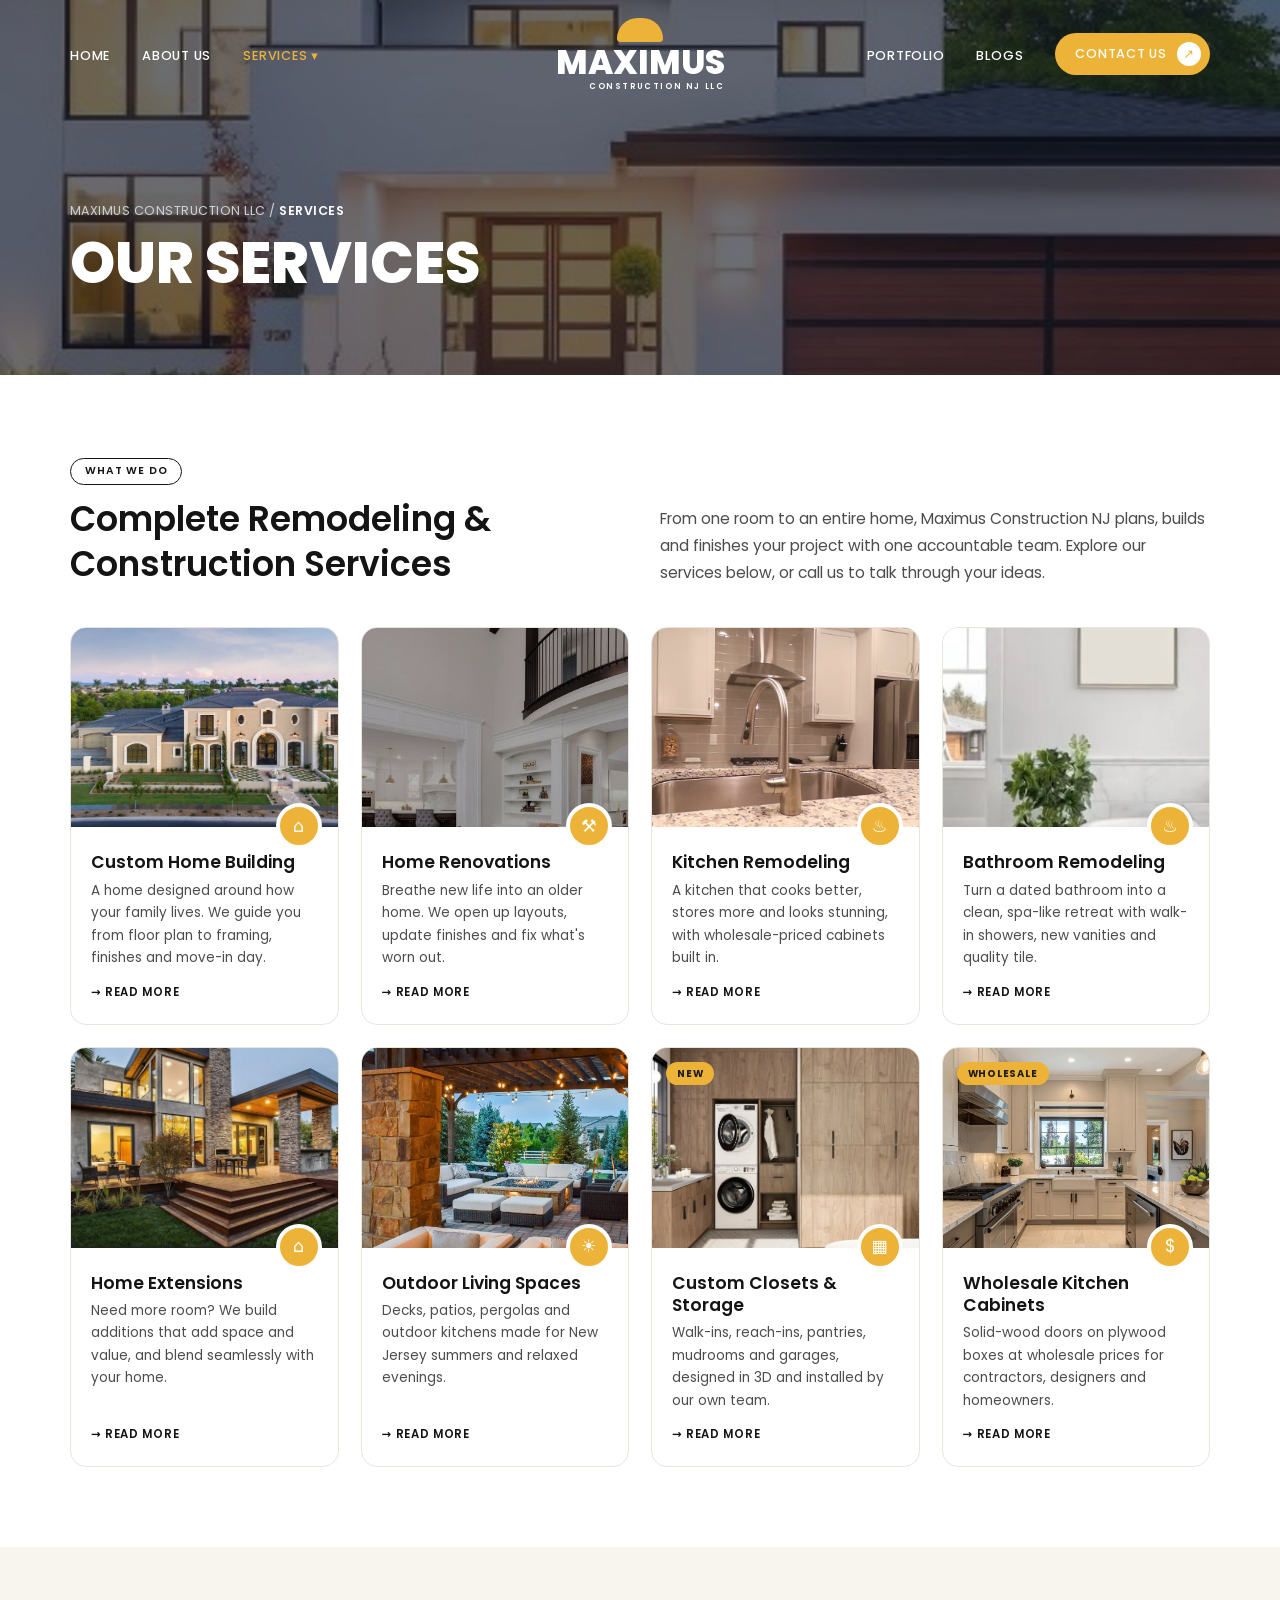
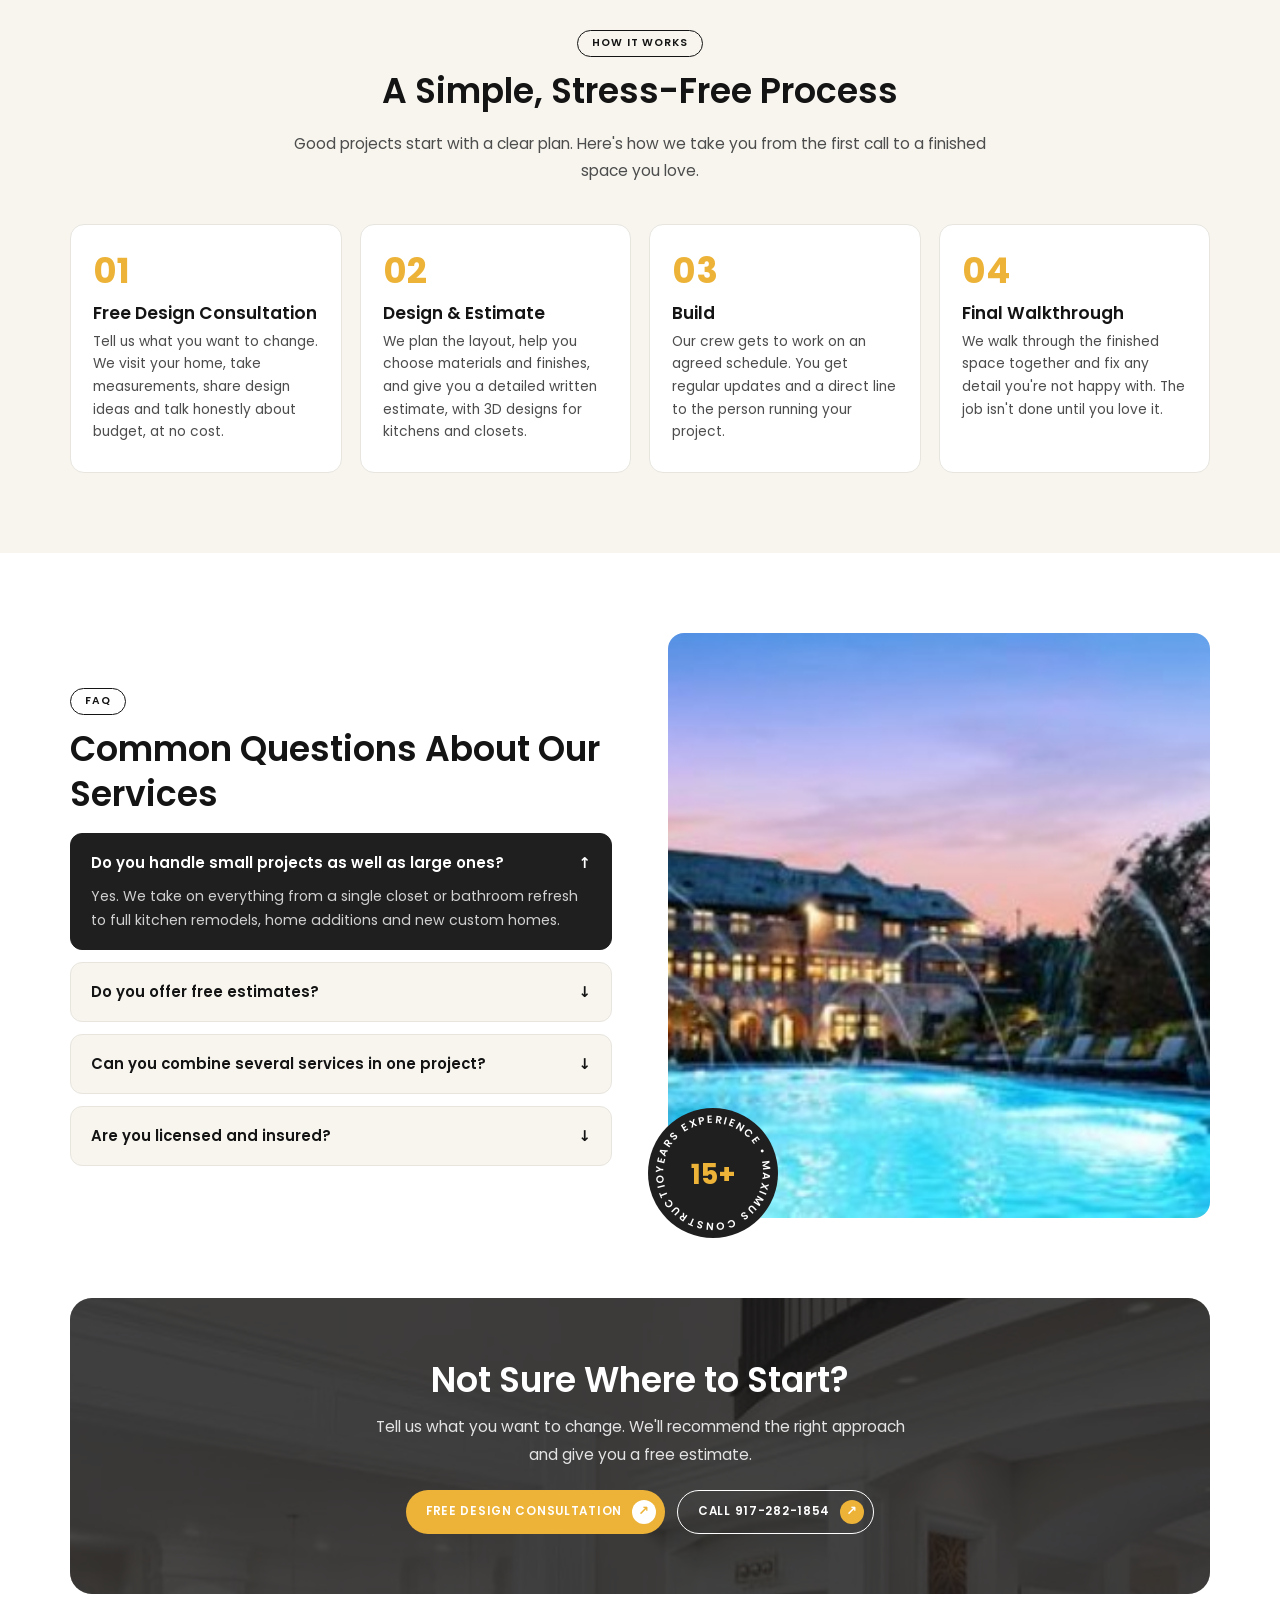
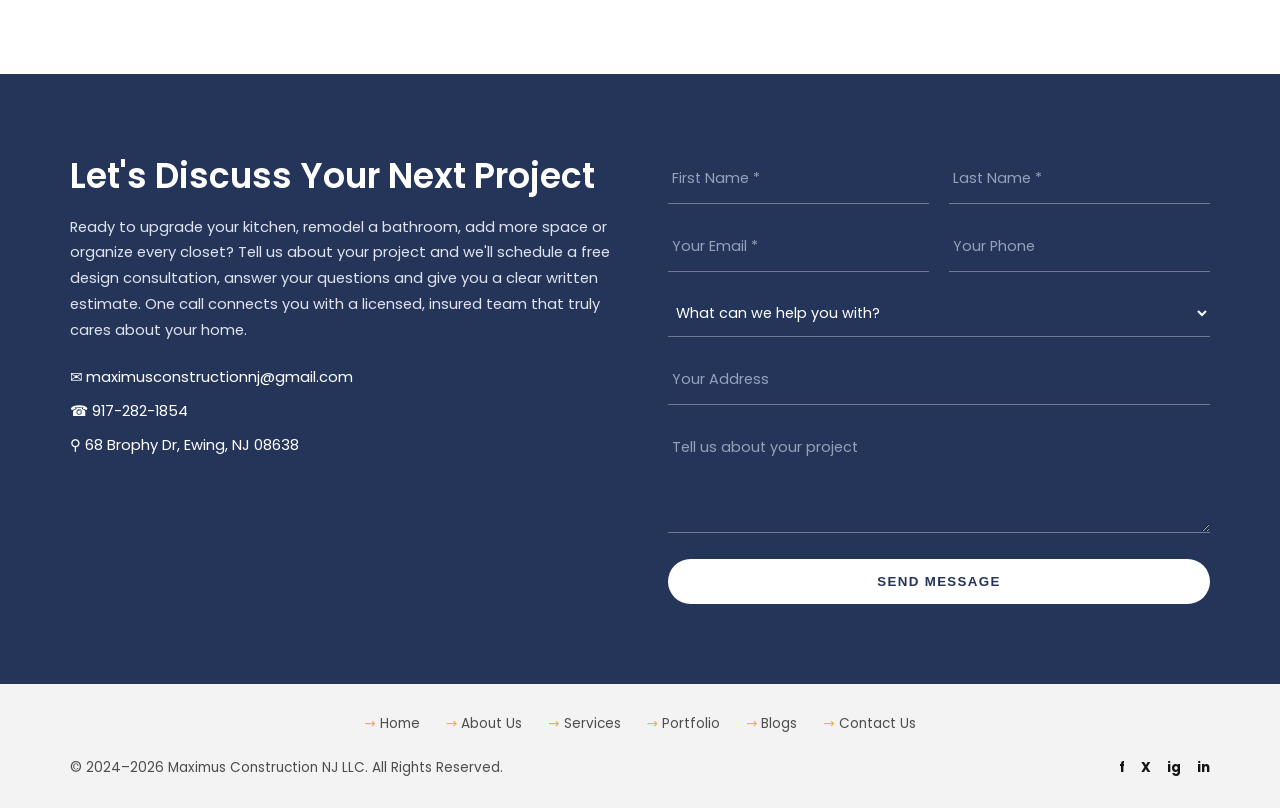
<file: services.html>
<!DOCTYPE html>
<html lang="en">
<head>
<meta charset="UTF-8">
<meta name="viewport" content="width=device-width, initial-scale=1">
<title>Remodeling &amp; Construction Services in NJ | Maximus Construction</title>
<meta name="description" content="Kitchen and bathroom remodeling, home renovations, additions, custom homes, outdoor living, custom closets and wholesale kitchen cabinets from a licensed, insured NJ contractor.">
<link rel="canonical" href="https://maximusconstructionllc.com/services/">
<meta property="og:title" content="Remodeling &amp; Construction Services in NJ | Maximus Construction">
<meta property="og:description" content="Kitchen and bathroom remodeling, home renovations, additions, custom homes, outdoor living, custom closets and wholesale kitchen cabinets from a licensed, insured NJ contractor.">
<meta property="og:type" content="website">
<link rel="preconnect" href="https://fonts.googleapis.com">
<link rel="preconnect" href="https://fonts.gstatic.com" crossorigin>
<link href="https://fonts.googleapis.com/css2?family=Poppins:wght@400;500;600;700;800&display=swap" rel="stylesheet">
<link rel="stylesheet" href="css/style.css">
<script type="application/ld+json">{"@context": "https://schema.org", "@type": "HomeAndConstructionBusiness", "name": "Maximus Construction NJ LLC", "url": "https://maximusconstructionllc.com/", "telephone": "+1-917-282-1854", "email": "maximusconstructionnj@gmail.com", "address": {"@type": "PostalAddress", "streetAddress": "68 Brophy Dr", "addressLocality": "Ewing", "addressRegion": "NJ", "postalCode": "08638", "addressCountry": "US"}}</script>
<script type="application/ld+json">{"@context": "https://schema.org", "@type": "FAQPage", "mainEntity": [{"@type": "Question", "name": "Do you handle small projects as well as large ones?", "acceptedAnswer": {"@type": "Answer", "text": "Yes. We take on everything from a single closet or bathroom refresh to full kitchen remodels, home additions and new custom homes."}}, {"@type": "Question", "name": "Do you offer free estimates?", "acceptedAnswer": {"@type": "Answer", "text": "Yes. We'll visit, discuss your goals, take measurements and give you a detailed written estimate at no cost and with no obligation."}}, {"@type": "Question", "name": "Can you combine several services in one project?", "acceptedAnswer": {"@type": "Answer", "text": "Absolutely. Many clients pair a kitchen remodel with wholesale cabinets, or a renovation with custom closets. One team coordinates it all, which saves time and money."}}, {"@type": "Question", "name": "Are you licensed and insured?", "acceptedAnswer": {"@type": "Answer", "text": "Yes. Maximus Construction NJ is fully licensed and insured for your protection."}}]}</script>
</head>
<body>

<header class="site-header">
  <div class="container nav">
    <ul class="menu">
      <li><a href="index.html">Home</a></li>
      <li><a href="about.html">About Us</a></li>
      <li><a href="services.html" class="active">Services &#9662;</a>
        <ul class="dropdown"><li><a href="custom-home-building.html">Custom Home Building</a></li><li><a href="home-renovations.html">Home Renovations</a></li><li><a href="kitchen-remodeling.html">Kitchen Remodeling</a></li><li><a href="bathroom-remodeling.html">Bathroom Remodeling</a></li><li><a href="home-extensions.html">Home Extensions</a></li><li><a href="outdoor-living-spaces.html">Outdoor Living Spaces</a></li><li><a href="custom-closets.html">Custom Closets &amp; Storage</a></li><li><a href="wholesale-kitchen-cabinets.html">Wholesale Kitchen Cabinets</a></li></ul>
      </li>
    </ul>
    <a href="index.html" class="logo" aria-label="Maximus Construction NJ home"><span class="hat"></span><b>MAXIMUS</b><small>CONSTRUCTION NJ LLC</small></a>
    <ul class="menu right">
      <li><a href="https://maximusconstructionllc.com/portfolio/">Portfolio</a></li>
      <li><a href="https://maximusconstructionllc.com/blogs/">Blogs</a></li>
      <li><a href="#contact" class="btn">Contact Us</a></li>
    </ul>
    <button class="nav-toggle" aria-label="Open menu" onclick="document.querySelector('.mobile-menu').classList.add('open')">&#9776;</button>
  </div>
  <ul class="mobile-menu">
    <li><button class="close" aria-label="Close menu" onclick="this.closest('.mobile-menu').classList.remove('open')">&times;</button></li>
    <li><a href="index.html">Home</a></li>
    <li><a href="about.html">About Us</a></li>
    <li><a href="services.html">Services</a><ul><li><a href="custom-home-building.html">Custom Home Building</a></li><li><a href="home-renovations.html">Home Renovations</a></li><li><a href="kitchen-remodeling.html">Kitchen Remodeling</a></li><li><a href="bathroom-remodeling.html">Bathroom Remodeling</a></li><li><a href="home-extensions.html">Home Extensions</a></li><li><a href="outdoor-living-spaces.html">Outdoor Living Spaces</a></li><li><a href="custom-closets.html">Custom Closets &amp; Storage</a></li><li><a href="wholesale-kitchen-cabinets.html">Wholesale Kitchen Cabinets</a></li></ul></li>
    <li><a href="https://maximusconstructionllc.com/portfolio/">Portfolio</a></li>
    <li><a href="https://maximusconstructionllc.com/blogs/">Blogs</a></li>
    <li><a href="#contact" onclick="this.closest('.mobile-menu').classList.remove('open')">Contact Us</a></li>
  </ul>
</header>

<main>

<section class="banner page-banner" style="background-image:url('images/modern-home-exterior.jpg')">
  <div class="container"><p class="crumbs"><a href="index.html">Maximus Construction LLC</a> / <b>Services</b></p><h1>Our Services</h1></div>
</section>

<section>
  <div class="container">
    <div class="head-row">
      <div><span class="tag">What We Do</span><h2>Complete Remodeling &amp; Construction Services</h2></div>
      <p>From one room to an entire home, Maximus Construction NJ plans, builds and finishes your project with one accountable team. Explore our services below, or call us to talk through your ideas.</p>
    </div>
    <div class="cards">
      <a class="card" href="custom-home-building.html">
        <div class="pic"><img src="images/custom-home-aerial.jpg" alt="Custom Home Building by Maximus Construction NJ" loading="lazy"><span class="ico">&#8962;</span></div>
        <div class="body"><h3>Custom Home Building</h3><p>A home designed around how your family lives. We guide you from floor plan to framing, finishes and move-in day.</p><span class="more">&#8594; Read More</span></div>
      </a>
      <a class="card" href="home-renovations.html">
        <div class="pic"><img src="images/interior-staircase.jpg" alt="Home Renovations by Maximus Construction NJ" loading="lazy"><span class="ico">&#9874;</span></div>
        <div class="body"><h3>Home Renovations</h3><p>Breathe new life into an older home. We open up layouts, update finishes and fix what's worn out.</p><span class="more">&#8594; Read More</span></div>
      </a>
      <a class="card" href="kitchen-remodeling.html">
        <div class="pic"><img src="images/granite-sink.jpg" alt="Kitchen Remodeling by Maximus Construction NJ" loading="lazy"><span class="ico">&#9832;</span></div>
        <div class="body"><h3>Kitchen Remodeling</h3><p>A kitchen that cooks better, stores more and looks stunning, with wholesale-priced cabinets built in.</p><span class="more">&#8594; Read More</span></div>
      </a>
      <a class="card" href="bathroom-remodeling.html">
        <div class="pic"><img src="images/bathroom-remodel.jpg" alt="Bathroom Remodeling by Maximus Construction NJ" loading="lazy"><span class="ico">&#9832;</span></div>
        <div class="body"><h3>Bathroom Remodeling</h3><p>Turn a dated bathroom into a clean, spa-like retreat with walk-in showers, new vanities and quality tile.</p><span class="more">&#8594; Read More</span></div>
      </a>
      <a class="card" href="home-extensions.html">
        <div class="pic"><img src="images/home-exterior-dusk.jpg" alt="Home Extensions by Maximus Construction NJ" loading="lazy"><span class="ico">&#8962;</span></div>
        <div class="body"><h3>Home Extensions</h3><p>Need more room? We build additions that add space and value, and blend seamlessly with your home.</p><span class="more">&#8594; Read More</span></div>
      </a>
      <a class="card" href="outdoor-living-spaces.html">
        <div class="pic"><img src="images/outdoor-living-pergola.jpg" alt="Outdoor Living Spaces by Maximus Construction NJ" loading="lazy"><span class="ico">&#9728;</span></div>
        <div class="body"><h3>Outdoor Living Spaces</h3><p>Decks, patios, pergolas and outdoor kitchens made for New Jersey summers and relaxed evenings.</p><span class="more">&#8594; Read More</span></div>
      </a>
      <a class="card" href="custom-closets.html">
        <div class="pic"><span class="new">New</span><img src="images/laundry-cabinets.jpg" alt="Custom Closets &amp; Storage by Maximus Construction NJ" loading="lazy"><span class="ico">&#9638;</span></div>
        <div class="body"><h3>Custom Closets &amp; Storage</h3><p>Walk-ins, reach-ins, pantries, mudrooms and garages, designed in 3D and installed by our own team.</p><span class="more">&#8594; Read More</span></div>
      </a>
      <a class="card" href="wholesale-kitchen-cabinets.html">
        <div class="pic"><span class="new">Wholesale</span><img src="images/wood-kitchen-cabinets.jpg" alt="Wholesale Kitchen Cabinets by Maximus Construction NJ" loading="lazy"><span class="ico">&#36;</span></div>
        <div class="body"><h3>Wholesale Kitchen Cabinets</h3><p>Solid-wood doors on plywood boxes at wholesale prices for contractors, designers and homeowners.</p><span class="more">&#8594; Read More</span></div>
      </a>
    </div>
  </div>
</section>

<section class="bg-beige">
  <div class="container">
    <div class="center" style="margin-bottom:40px">
      <span class="tag">How It Works</span>
      <h2>A Simple, Stress-Free Process</h2>
      <p class="lead">Good projects start with a clear plan. Here's how we take you from the first call to a finished space you love.</p>
    </div>
    <div class="steps"><div class="step"><h3>Free Design Consultation</h3><p>Tell us what you want to change. We visit your home, take measurements, share design ideas and talk honestly about budget, at no cost.</p></div><div class="step"><h3>Design &amp; Estimate</h3><p>We plan the layout, help you choose materials and finishes, and give you a detailed written estimate, with 3D designs for kitchens and closets.</p></div><div class="step"><h3>Build</h3><p>Our crew gets to work on an agreed schedule. You get regular updates and a direct line to the person running your project.</p></div><div class="step"><h3>Final Walkthrough</h3><p>We walk through the finished space together and fix any detail you're not happy with. The job isn't done until you love it.</p></div></div>
  </div>
</section>

<section>
  <div class="container split">
    <div>
      <span class="tag">FAQ</span>
      <h2>Common Questions About Our Services</h2>
      <div class="faq"><details open><summary>Do you handle small projects as well as large ones?</summary><p>Yes. We take on everything from a single closet or bathroom refresh to full kitchen remodels, home additions and new custom homes.</p></details><details><summary>Do you offer free estimates?</summary><p>Yes. We'll visit, discuss your goals, take measurements and give you a detailed written estimate at no cost and with no obligation.</p></details><details><summary>Can you combine several services in one project?</summary><p>Absolutely. Many clients pair a kitchen remodel with wholesale cabinets, or a renovation with custom closets. One team coordinates it all, which saves time and money.</p></details><details><summary>Are you licensed and insured?</summary><p>Yes. Maximus Construction NJ is fully licensed and insured for your protection.</p></details></div>
    </div>
    <div class="badge-img">
      <img src="images/home-with-pool.jpg" alt="Luxury home with pool at dusk" loading="lazy">
      <div class="ring" aria-hidden="true"><svg viewBox="0 0 130 130"><defs><path id="r4" d="M65,65 m-50,0 a50,50 0 1,1 100,0 a50,50 0 1,1 -100,0"/></defs><text><textPath href="#r4">Years Experience &#8226; Maximus Construction &#8226;</textPath></text></svg><span>15+</span></div>
    </div>
  </div>
</section>

<section style="padding-bottom:80px;padding-top:0">
  <div class="container">
    <div class="cta" style="background-image:url('images/interior-staircase.jpg')">
      <h2>Not Sure Where to Start?</h2>
      <p>Tell us what you want to change. We'll recommend the right approach and give you a free estimate.</p>
      <div class="btns"><a href="#contact" class="btn">Free Design Consultation</a><a href="tel:+19172821854" class="btn ghost">Call 917-282-1854</a></div>
    </div>
  </div>
</section>

<section class="contact" id="contact">
  <div class="container split top">
    <div>
      <h2>Let's Discuss Your Next Project</h2>
      <p>Ready to upgrade your kitchen, remodel a bathroom, add more space or organize every closet? Tell us about your project and we'll schedule a free design consultation, answer your questions and give you a clear written estimate. One call connects you with a licensed, insured team that truly cares about your home.</p>
      <ul class="contact-info">
        <li>&#9993; <a href="mailto:maximusconstructionnj@gmail.com">maximusconstructionnj@gmail.com</a></li>
        <li>&#9742; <a href="tel:+19172821854">917-282-1854</a></li>
        <li>&#9906; 68 Brophy Dr, Ewing, NJ 08638</li>
      </ul>
    </div>
    <form class="form" action="#" method="post">
      <input type="text" name="first_name" placeholder="First Name *" required aria-label="First name">
      <input type="text" name="last_name" placeholder="Last Name *" required aria-label="Last name">
      <input type="email" name="email" placeholder="Your Email *" required aria-label="Email">
      <input type="tel" name="phone" placeholder="Your Phone" aria-label="Phone">
      <select name="service" class="full" aria-label="Service"><option value="">What can we help you with?</option><option>Custom Home Building</option><option>Home Renovations</option><option>Kitchen Remodeling</option><option>Bathroom Remodeling</option><option>Home Extensions</option><option>Outdoor Living Spaces</option><option>Custom Closets &amp; Storage</option><option>Wholesale Kitchen Cabinets</option><option>Something Else</option></select>
      <input type="text" name="address" class="full" placeholder="Your Address" aria-label="Address">
      <textarea name="message" class="full" placeholder="Tell us about your project" aria-label="Message"></textarea>
      <button type="submit">Send Message</button>
    </form>
  </div>
</section>
</main>

<footer class="site-footer">
  <div class="container">
    <ul class="foot-links">
      <li><a href="index.html">Home</a></li>
      <li><a href="about.html">About Us</a></li>
      <li><a href="services.html">Services</a></li>
      <li><a href="https://maximusconstructionllc.com/portfolio/">Portfolio</a></li>
      <li><a href="https://maximusconstructionllc.com/blogs/">Blogs</a></li>
      <li><a href="#contact">Contact Us</a></li>
    </ul>
    <div class="copy">
      <span>&copy; 2024&ndash;2026 Maximus Construction NJ LLC. All Rights Reserved.</span>
      <span class="social"><a href="#" aria-label="Facebook">f</a><a href="#" aria-label="X">X</a><a href="#" aria-label="Instagram">ig</a><a href="#" aria-label="LinkedIn">in</a></span>
    </div>
  </div>
</footer>

</body>
</html>
</file>
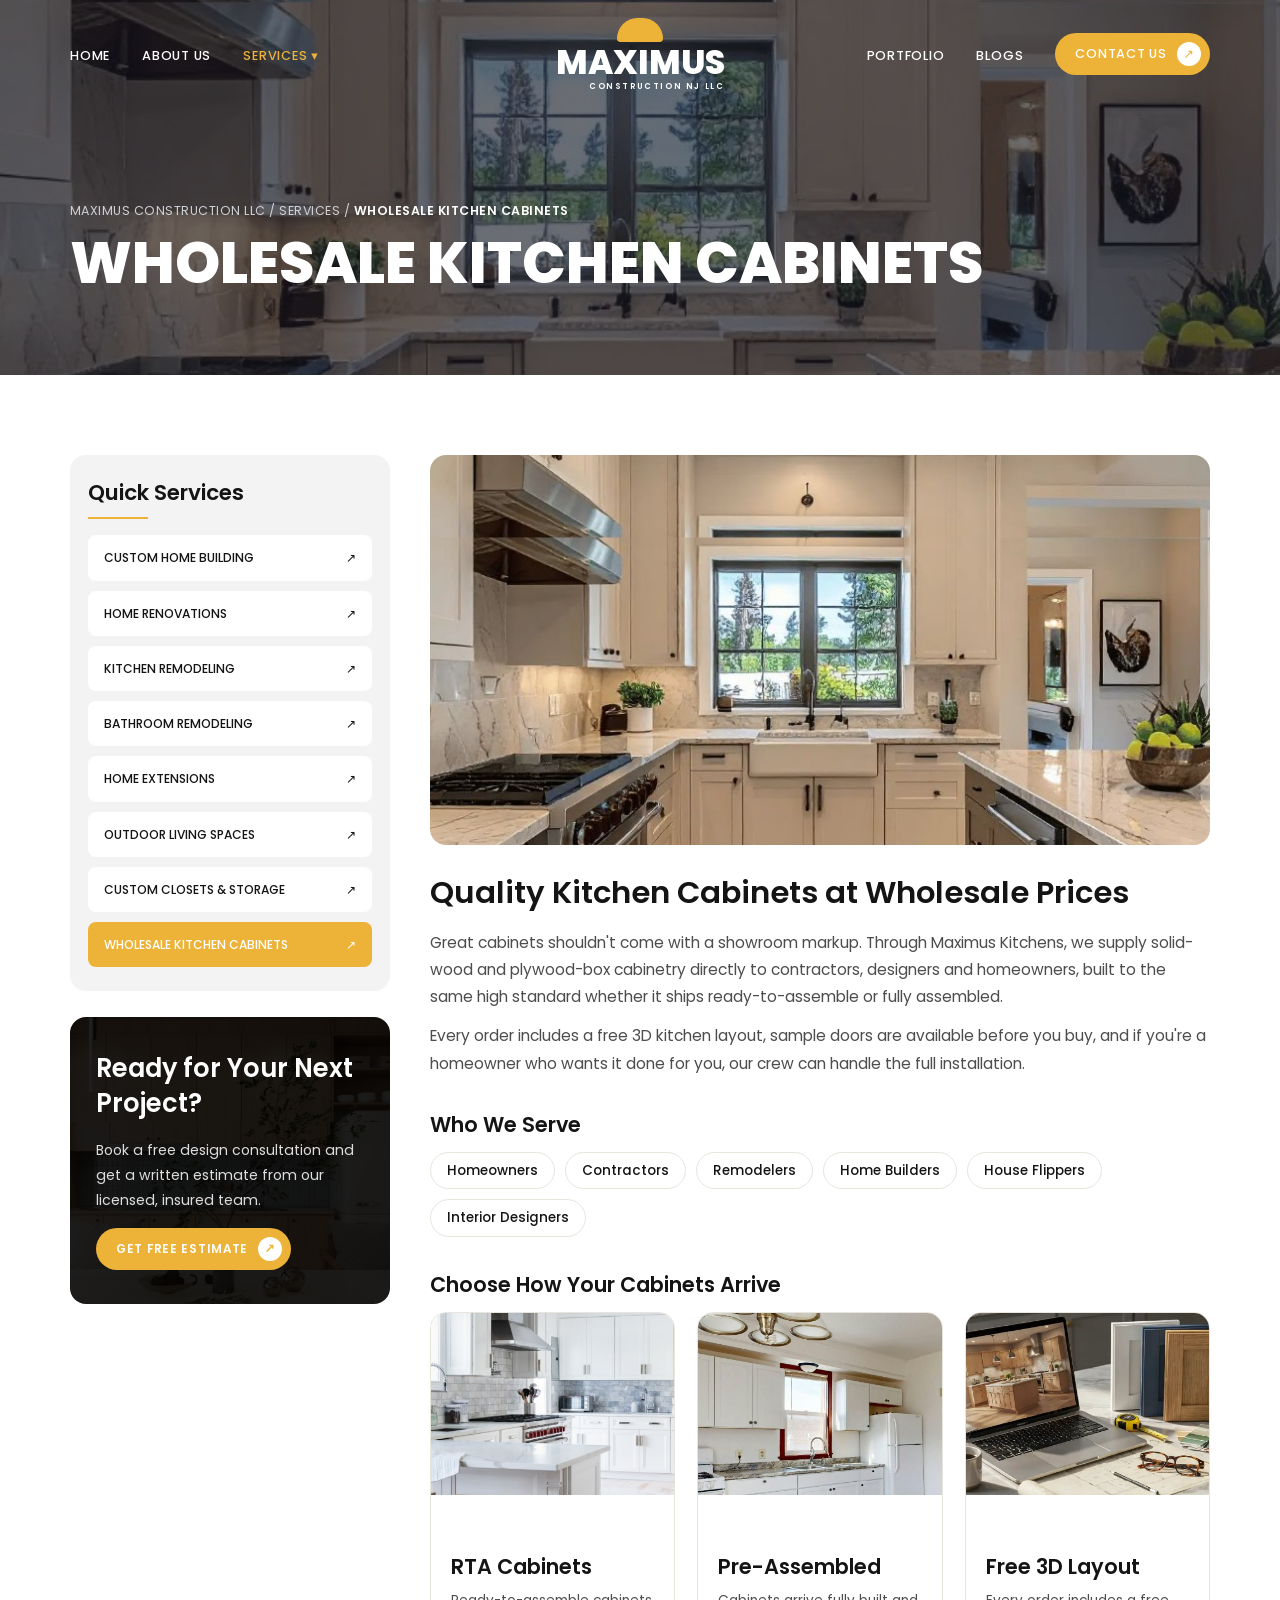
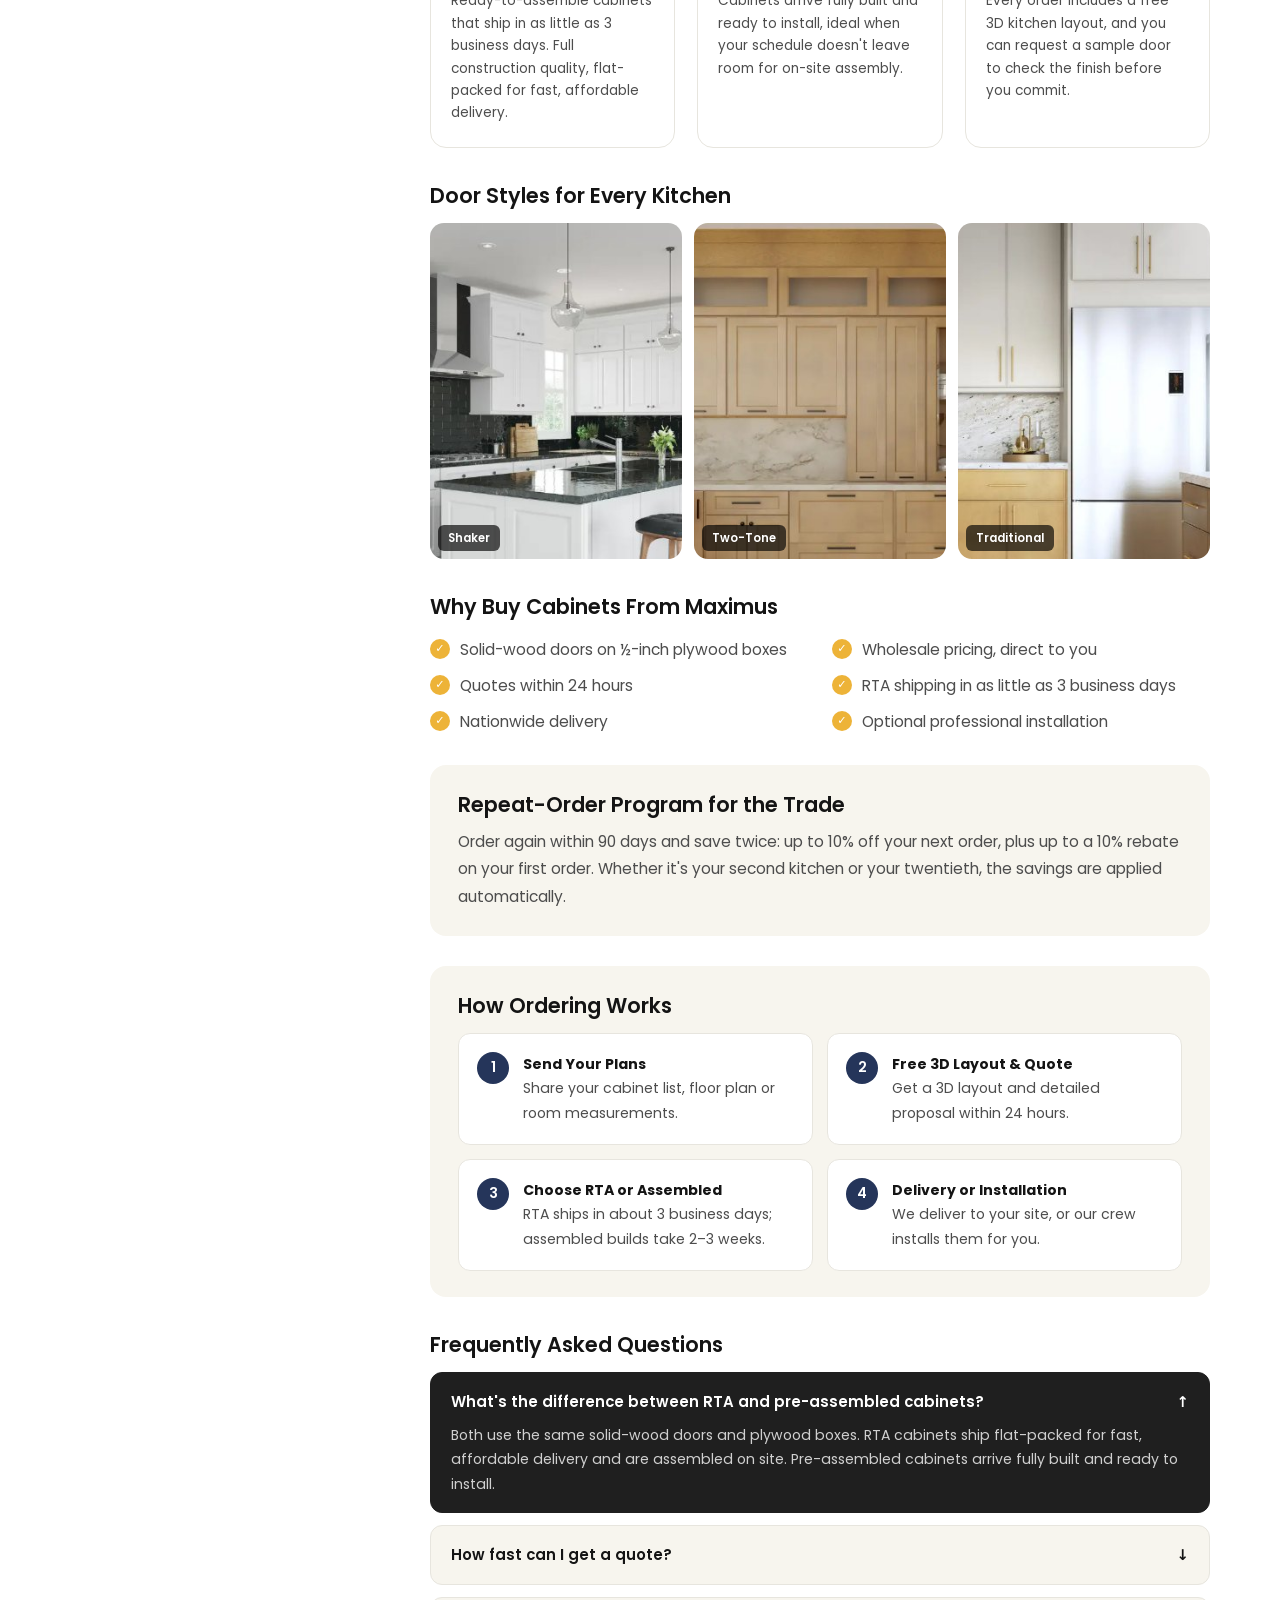
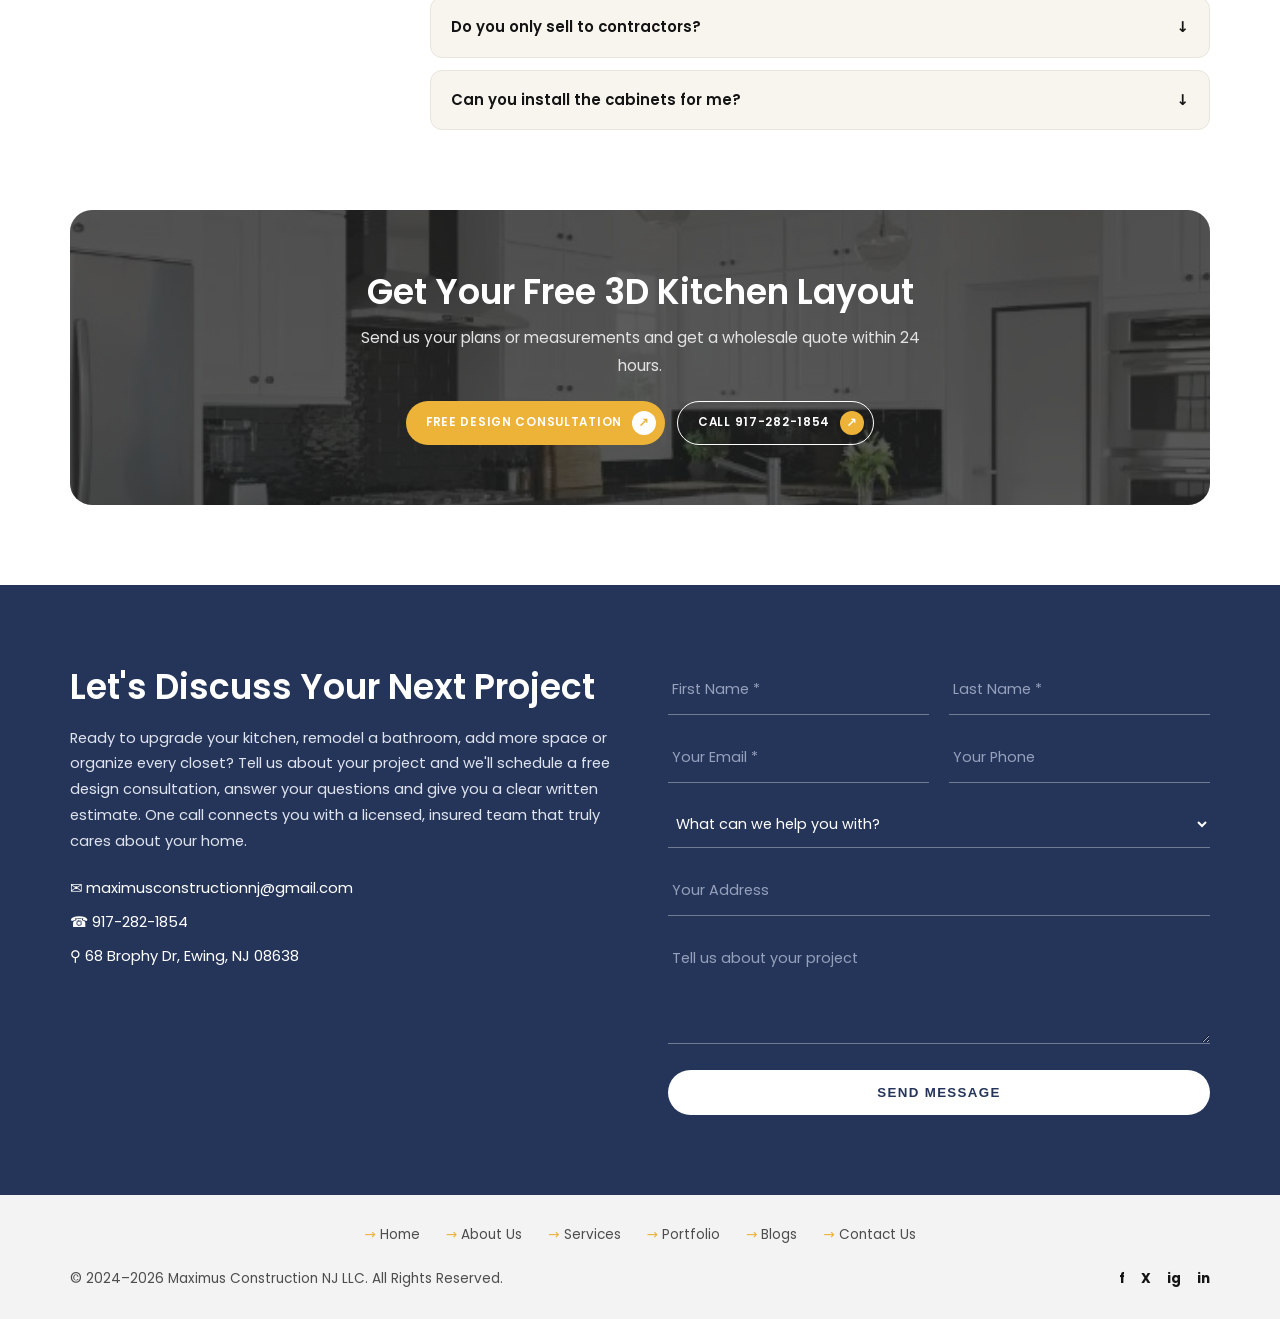
<file: wholesale-kitchen-cabinets.html>
<!DOCTYPE html>
<html lang="en">
<head>
<meta charset="UTF-8">
<meta name="viewport" content="width=device-width, initial-scale=1">
<title>Wholesale Kitchen Cabinets in NJ | Contractors, Designers &amp; Homeowners</title>
<meta name="description" content="Quality kitchen cabinets at wholesale prices: solid-wood doors, plywood boxes, RTA or pre-assembled, free 3D layout and optional installation. For contractors, designers and homeowners.">
<link rel="canonical" href="https://maximusconstructionllc.com/wholesale-kitchen-cabinets/">
<meta property="og:title" content="Wholesale Kitchen Cabinets in NJ | Contractors, Designers &amp; Homeowners">
<meta property="og:description" content="Quality kitchen cabinets at wholesale prices: solid-wood doors, plywood boxes, RTA or pre-assembled, free 3D layout and optional installation. For contractors, designers and homeowners.">
<meta property="og:type" content="website">
<link rel="preconnect" href="https://fonts.googleapis.com">
<link rel="preconnect" href="https://fonts.gstatic.com" crossorigin>
<link href="https://fonts.googleapis.com/css2?family=Poppins:wght@400;500;600;700;800&display=swap" rel="stylesheet">
<link rel="stylesheet" href="css/style.css">
<script type="application/ld+json">{"@context": "https://schema.org", "@type": "HomeAndConstructionBusiness", "name": "Maximus Construction NJ LLC", "url": "https://maximusconstructionllc.com/", "telephone": "+1-917-282-1854", "email": "maximusconstructionnj@gmail.com", "address": {"@type": "PostalAddress", "streetAddress": "68 Brophy Dr", "addressLocality": "Ewing", "addressRegion": "NJ", "postalCode": "08638", "addressCountry": "US"}}</script>
<script type="application/ld+json">{"@context": "https://schema.org", "@type": "FAQPage", "mainEntity": [{"@type": "Question", "name": "What's the difference between RTA and pre-assembled cabinets?", "acceptedAnswer": {"@type": "Answer", "text": "Both use the same solid-wood doors and plywood boxes. RTA cabinets ship flat-packed for fast, affordable delivery and are assembled on site. Pre-assembled cabinets arrive fully built and ready to install."}}, {"@type": "Question", "name": "How fast can I get a quote?", "acceptedAnswer": {"@type": "Answer", "text": "Send us your cabinet list, floor plan or measurements, and we'll follow up with a detailed proposal and a free 3D layout within 24 hours."}}, {"@type": "Question", "name": "Do you only sell to contractors?", "acceptedAnswer": {"@type": "Answer", "text": "No. Homeowners, contractors, remodelers, builders, house flippers and interior designers all get the same wholesale pricing."}}, {"@type": "Question", "name": "Can you install the cabinets for me?", "acceptedAnswer": {"@type": "Answer", "text": "Yes. Our crew can handle the full installation, or you can use your own installer."}}]}</script>
<script type="application/ld+json">{"@context": "https://schema.org", "@type": "Service", "name": "Wholesale Kitchen Cabinets", "provider": {"@type": "HomeAndConstructionBusiness", "name": "Maximus Construction NJ LLC"}, "areaServed": "New Jersey", "description": "Quality kitchen cabinets at wholesale prices: solid-wood doors, plywood boxes, RTA or pre-assembled, free 3D layout and optional installation. For contractors, designers and homeowners."}</script>
</head>
<body>

<header class="site-header">
  <div class="container nav">
    <ul class="menu">
      <li><a href="index.html">Home</a></li>
      <li><a href="about.html">About Us</a></li>
      <li><a href="services.html" class="active">Services &#9662;</a>
        <ul class="dropdown"><li><a href="custom-home-building.html">Custom Home Building</a></li><li><a href="home-renovations.html">Home Renovations</a></li><li><a href="kitchen-remodeling.html">Kitchen Remodeling</a></li><li><a href="bathroom-remodeling.html">Bathroom Remodeling</a></li><li><a href="home-extensions.html">Home Extensions</a></li><li><a href="outdoor-living-spaces.html">Outdoor Living Spaces</a></li><li><a href="custom-closets.html">Custom Closets &amp; Storage</a></li><li><a href="wholesale-kitchen-cabinets.html">Wholesale Kitchen Cabinets</a></li></ul>
      </li>
    </ul>
    <a href="index.html" class="logo" aria-label="Maximus Construction NJ home"><span class="hat"></span><b>MAXIMUS</b><small>CONSTRUCTION NJ LLC</small></a>
    <ul class="menu right">
      <li><a href="https://maximusconstructionllc.com/portfolio/">Portfolio</a></li>
      <li><a href="https://maximusconstructionllc.com/blogs/">Blogs</a></li>
      <li><a href="#contact" class="btn">Contact Us</a></li>
    </ul>
    <button class="nav-toggle" aria-label="Open menu" onclick="document.querySelector('.mobile-menu').classList.add('open')">&#9776;</button>
  </div>
  <ul class="mobile-menu">
    <li><button class="close" aria-label="Close menu" onclick="this.closest('.mobile-menu').classList.remove('open')">&times;</button></li>
    <li><a href="index.html">Home</a></li>
    <li><a href="about.html">About Us</a></li>
    <li><a href="services.html">Services</a><ul><li><a href="custom-home-building.html">Custom Home Building</a></li><li><a href="home-renovations.html">Home Renovations</a></li><li><a href="kitchen-remodeling.html">Kitchen Remodeling</a></li><li><a href="bathroom-remodeling.html">Bathroom Remodeling</a></li><li><a href="home-extensions.html">Home Extensions</a></li><li><a href="outdoor-living-spaces.html">Outdoor Living Spaces</a></li><li><a href="custom-closets.html">Custom Closets &amp; Storage</a></li><li><a href="wholesale-kitchen-cabinets.html">Wholesale Kitchen Cabinets</a></li></ul></li>
    <li><a href="https://maximusconstructionllc.com/portfolio/">Portfolio</a></li>
    <li><a href="https://maximusconstructionllc.com/blogs/">Blogs</a></li>
    <li><a href="#contact" onclick="this.closest('.mobile-menu').classList.remove('open')">Contact Us</a></li>
  </ul>
</header>

<main>

<section class="banner page-banner" style="background-image:url('images/wood-kitchen-cabinets.jpg')">
  <div class="container"><p class="crumbs"><a href="index.html">Maximus Construction LLC</a> / <a href="services.html">Services</a> / <b>Wholesale Kitchen Cabinets</b></p><h1>Wholesale Kitchen Cabinets</h1></div>
</section>

<section>
  <div class="container svc-layout">
    <aside class="sidebar">
      <div class="side-box"><h3>Quick Services</h3><ul class="side-links"><li><a href="custom-home-building.html">Custom Home Building</a></li><li><a href="home-renovations.html">Home Renovations</a></li><li><a href="kitchen-remodeling.html">Kitchen Remodeling</a></li><li><a href="bathroom-remodeling.html">Bathroom Remodeling</a></li><li><a href="home-extensions.html">Home Extensions</a></li><li><a href="outdoor-living-spaces.html">Outdoor Living Spaces</a></li><li><a href="custom-closets.html">Custom Closets &amp; Storage</a></li><li><a href="wholesale-kitchen-cabinets.html" class=active>Wholesale Kitchen Cabinets</a></li></ul></div>
      <div class="side-cta"><h3>Ready for Your Next Project?</h3><p>Book a free design consultation and get a written estimate from our licensed, insured team.</p><a href="#contact" class="btn">Get Free Estimate</a></div>
    </aside>
    <article class="content">
      <img class="main" src="images/wood-kitchen-cabinets.jpg" alt="Wholesale Kitchen Cabinets project by Maximus Construction NJ">
      <h2>Quality Kitchen Cabinets at Wholesale Prices</h2>
      <p>Great cabinets shouldn't come with a showroom markup. Through Maximus Kitchens, we supply solid-wood and plywood-box cabinetry directly to contractors, designers and homeowners, built to the same high standard whether it ships ready-to-assemble or fully assembled.</p>
      <p>Every order includes a free 3D kitchen layout, sample doors are available before you buy, and if you're a homeowner who wants it done for you, our crew can handle the full installation.</p>
      <h3>Who We Serve</h3>
      <ul class="chips"><li>Homeowners</li><li>Contractors</li><li>Remodelers</li><li>Home Builders</li><li>House Flippers</li><li>Interior Designers</li></ul>
      <h3>Choose How Your Cabinets Arrive</h3>
      <div class="cards three" style="margin-top:14px">
        <div class="card"><div class="pic"><img src="images/white-kitchen-rta.jpg" alt="White RTA kitchen cabinets" loading="lazy"></div><div class="body"><h3>RTA Cabinets</h3><p>Ready-to-assemble cabinets that ship in as little as 3 business days. Full construction quality, flat-packed for fast, affordable delivery.</p></div></div>
        <div class="card"><div class="pic"><img src="images/white-kitchen-assembled.jpg" alt="Pre-assembled kitchen cabinets installed" loading="lazy"></div><div class="body"><h3>Pre-Assembled</h3><p>Cabinets arrive fully built and ready to install, ideal when your schedule doesn't leave room for on-site assembly.</p></div></div>
        <div class="card"><div class="pic"><img src="images/kitchen-3d-layout.jpg" alt="3D kitchen layout and sample doors" loading="lazy"></div><div class="body"><h3>Free 3D Layout</h3><p>Every order includes a free 3D kitchen layout, and you can request a sample door to check the finish before you commit.</p></div></div>
      </div>
      <h3>Door Styles for Every Kitchen</h3>
      <div class="doors" style="margin-top:14px">
        <figure><img src="images/door-style-shaker.jpg" alt="White Shaker cabinets" loading="lazy"><figcaption>Shaker</figcaption></figure>
        <figure><img src="images/door-style-two-tone.jpg" alt="Two-tone wood cabinets" loading="lazy"><figcaption>Two-Tone</figcaption></figure>
        <figure><img src="images/door-style-traditional.jpg" alt="Traditional cabinets" loading="lazy"><figcaption>Traditional</figcaption></figure>
      </div>
      <h3>Why Buy Cabinets From Maximus</h3>
      <ul class="checks two"><li>Solid-wood doors on &frac12;-inch plywood boxes</li><li>Wholesale pricing, direct to you</li><li>Quotes within 24 hours</li><li>RTA shipping in as little as 3 business days</li><li>Nationwide delivery</li><li>Optional professional installation</li></ul>
      <div class="box"><h3>Repeat-Order Program for the Trade</h3><p>Order again within 90 days and save twice: up to 10% off your next order, plus up to a 10% rebate on your first order. Whether it's your second kitchen or your twentieth, the savings are applied automatically.</p></div>
      <div class="box"><h3>How Ordering Works</h3><ol class="mini-steps"><li><b>Send Your Plans</b>Share your cabinet list, floor plan or room measurements.</li><li><b>Free 3D Layout &amp; Quote</b>Get a 3D layout and detailed proposal within 24 hours.</li><li><b>Choose RTA or Assembled</b>RTA ships in about 3 business days; assembled builds take 2&ndash;3 weeks.</li><li><b>Delivery or Installation</b>We deliver to your site, or our crew installs them for you.</li></ol></div>
      <h3>Frequently Asked Questions</h3>
      <div class="faq"><details open><summary>What's the difference between RTA and pre-assembled cabinets?</summary><p>Both use the same solid-wood doors and plywood boxes. RTA cabinets ship flat-packed for fast, affordable delivery and are assembled on site. Pre-assembled cabinets arrive fully built and ready to install.</p></details><details><summary>How fast can I get a quote?</summary><p>Send us your cabinet list, floor plan or measurements, and we'll follow up with a detailed proposal and a free 3D layout within 24 hours.</p></details><details><summary>Do you only sell to contractors?</summary><p>No. Homeowners, contractors, remodelers, builders, house flippers and interior designers all get the same wholesale pricing.</p></details><details><summary>Can you install the cabinets for me?</summary><p>Yes. Our crew can handle the full installation, or you can use your own installer.</p></details></div>
    </article>
  </div>
</section>

<section style="padding-bottom:80px;padding-top:0">
  <div class="container">
    <div class="cta" style="background-image:url('images/door-style-shaker.jpg')">
      <h2>Get Your Free 3D Kitchen Layout</h2>
      <p>Send us your plans or measurements and get a wholesale quote within 24 hours.</p>
      <div class="btns"><a href="#contact" class="btn">Free Design Consultation</a><a href="tel:+19172821854" class="btn ghost">Call 917-282-1854</a></div>
    </div>
  </div>
</section>

<section class="contact" id="contact">
  <div class="container split top">
    <div>
      <h2>Let's Discuss Your Next Project</h2>
      <p>Ready to upgrade your kitchen, remodel a bathroom, add more space or organize every closet? Tell us about your project and we'll schedule a free design consultation, answer your questions and give you a clear written estimate. One call connects you with a licensed, insured team that truly cares about your home.</p>
      <ul class="contact-info">
        <li>&#9993; <a href="mailto:maximusconstructionnj@gmail.com">maximusconstructionnj@gmail.com</a></li>
        <li>&#9742; <a href="tel:+19172821854">917-282-1854</a></li>
        <li>&#9906; 68 Brophy Dr, Ewing, NJ 08638</li>
      </ul>
    </div>
    <form class="form" action="#" method="post">
      <input type="text" name="first_name" placeholder="First Name *" required aria-label="First name">
      <input type="text" name="last_name" placeholder="Last Name *" required aria-label="Last name">
      <input type="email" name="email" placeholder="Your Email *" required aria-label="Email">
      <input type="tel" name="phone" placeholder="Your Phone" aria-label="Phone">
      <select name="service" class="full" aria-label="Service"><option value="">What can we help you with?</option><option>Custom Home Building</option><option>Home Renovations</option><option>Kitchen Remodeling</option><option>Bathroom Remodeling</option><option>Home Extensions</option><option>Outdoor Living Spaces</option><option>Custom Closets &amp; Storage</option><option>Wholesale Kitchen Cabinets</option><option>Something Else</option></select>
      <input type="text" name="address" class="full" placeholder="Your Address" aria-label="Address">
      <textarea name="message" class="full" placeholder="Tell us about your project" aria-label="Message"></textarea>
      <button type="submit">Send Message</button>
    </form>
  </div>
</section>
</main>

<footer class="site-footer">
  <div class="container">
    <ul class="foot-links">
      <li><a href="index.html">Home</a></li>
      <li><a href="about.html">About Us</a></li>
      <li><a href="services.html">Services</a></li>
      <li><a href="https://maximusconstructionllc.com/portfolio/">Portfolio</a></li>
      <li><a href="https://maximusconstructionllc.com/blogs/">Blogs</a></li>
      <li><a href="#contact">Contact Us</a></li>
    </ul>
    <div class="copy">
      <span>&copy; 2024&ndash;2026 Maximus Construction NJ LLC. All Rights Reserved.</span>
      <span class="social"><a href="#" aria-label="Facebook">f</a><a href="#" aria-label="X">X</a><a href="#" aria-label="Instagram">ig</a><a href="#" aria-label="LinkedIn">in</a></span>
    </div>
  </div>
</footer>

</body>
</html>
</file>
<file: css/style.css>
/* Maximus Construction NJ – site styles (matches live brand: gold, navy, Poppins) */
:root{
  --gold:#EDB338;--gold-dark:#d49a1f;--navy:#25355A;--navy-dark:#1b2744;--dark:#1f1f1f;
  --ink:#141414;--text:#4d4d4d;--beige:#f7f5ee;--peach:#fbeee6;--line:#e7e5de;--radius:16px;
}
*{box-sizing:border-box;margin:0;padding:0}
html{scroll-behavior:smooth}
body{font-family:'Poppins',system-ui,sans-serif;color:var(--text);background:#fff;line-height:1.75;font-size:15.5px}
img{max-width:100%;display:block}
a{color:inherit;text-decoration:none}
h1,h2,h3,h4{color:var(--ink);font-weight:600;line-height:1.3}
h2{font-size:clamp(1.6rem,2.7vw,2.2rem);margin-bottom:16px}
h3{font-size:1.08rem;margin-bottom:6px}
p+p{margin-top:12px}
.container{width:min(1140px,100% - 32px);margin-inline:auto}
section{padding:80px 0}
.bg-beige{background:var(--beige)}
.center{text-align:center}
.lead{max-width:700px}
.center .lead{margin-inline:auto}
.tag{display:inline-block;border:1px solid var(--ink);border-radius:30px;padding:3px 14px;font-size:.66rem;font-weight:600;letter-spacing:.08em;text-transform:uppercase;color:var(--ink);margin-bottom:12px}
.tag.light{border-color:#fff;color:#fff}

/* Buttons */
.btn{display:inline-flex;align-items:center;gap:10px;background:var(--gold);color:#fff;font-weight:600;font-size:.74rem;letter-spacing:.06em;text-transform:uppercase;padding:9px 9px 9px 20px;border-radius:40px;transition:.25s;border:0;cursor:pointer;white-space:nowrap}
.btn::after{content:"\2197";display:grid;place-items:center;width:24px;height:24px;border-radius:50%;background:#fff;color:var(--gold);font-size:.8rem}
.btn:hover{background:var(--gold-dark)}
.btn.ghost{background:transparent;border:1.5px solid currentColor}
.btn.ghost::after{background:var(--gold);color:#fff}
.btns{display:flex;flex-wrap:wrap;gap:12px;margin-top:22px}

/* Header */
.site-header{position:absolute;top:0;left:0;right:0;z-index:50;padding:18px 0}
.nav{display:grid;grid-template-columns:1fr auto 1fr;align-items:center;gap:24px}
.menu{display:flex;align-items:center;gap:32px;list-style:none}
.menu.right{justify-content:flex-end}
.menu>li{position:relative}
.menu a{color:#fff;font-weight:500;font-size:.8rem;letter-spacing:.06em;text-transform:uppercase}
.menu a:hover,.menu a.active{color:var(--gold)}
.menu a.btn{color:#fff}
.dropdown{position:absolute;top:100%;left:-16px;background:#fff;border-radius:12px;box-shadow:0 10px 30px rgba(0,0,0,.14);padding:10px 0;min-width:260px;list-style:none;opacity:0;visibility:hidden;transition:.2s;margin-top:12px}
.dropdown::before{content:"";position:absolute;top:-14px;left:0;right:0;height:14px}
.menu li:hover>.dropdown{opacity:1;visibility:visible}
.dropdown a{display:block;color:var(--ink);padding:7px 20px;font-size:.75rem}
.dropdown a:hover{background:var(--beige);color:var(--ink)}
.logo{display:flex;flex-direction:column;align-items:center;line-height:1;color:#fff;text-align:center}
.logo .hat{width:46px;height:24px;background:var(--gold);border-radius:24px 24px 4px 4px;margin-bottom:4px}
.logo b{font-size:2.1rem;font-weight:800}
.logo small{font-size:.5rem;letter-spacing:.2em;font-weight:600;margin-top:3px;align-self:flex-end}
.nav-toggle{display:none;background:none;border:0;color:#fff;font-size:1.8rem;cursor:pointer;justify-self:end}
.mobile-menu{display:none}

/* Hero banners */
.banner{position:relative;background:#222 center/cover no-repeat;color:#fff;padding:190px 0 80px}
.banner::before{content:"";position:absolute;inset:0;background:rgba(18,22,34,.62)}
.banner .container{position:relative}
.banner .big{color:#fff;font-size:clamp(2.3rem,7.2vw,6.2rem);font-weight:800;line-height:1;text-transform:uppercase}
.banner .outline{display:block;color:transparent;-webkit-text-stroke:2px #fff;font-weight:700}
.banner .sub{max-width:560px;margin-top:18px;color:#e8e8ee}
.banner .eyebrow{color:var(--gold);font-weight:600;font-size:.8rem;letter-spacing:.14em;text-transform:uppercase;margin-bottom:14px}
.ring{position:absolute;right:0;bottom:-20px;width:130px;height:130px;border-radius:50%;background:var(--gold);display:grid;place-items:center}
.ring svg{position:absolute;inset:0;animation:spin 14s linear infinite}
.ring text{font-size:10.5px;font-weight:600;letter-spacing:1.6px;fill:#1c1c1c;text-transform:uppercase}
.ring span{width:44px;height:44px;border-radius:50%;border:1.5px solid #1c1c1c;display:grid;place-items:center;color:#1c1c1c;font-size:1.2rem}
@keyframes spin{to{transform:rotate(360deg)}}
.page-banner{padding:200px 0 80px}
.page-banner h1{color:#fff;font-size:clamp(2.1rem,5vw,3.6rem);font-weight:800;text-transform:uppercase;line-height:1.1}
.crumbs{font-size:.78rem;text-transform:uppercase;letter-spacing:.04em;color:#cfd0d6;margin-bottom:10px}
.crumbs a:hover{color:#fff}
.crumbs b{color:#fff;font-weight:600}

/* Strip */
.strip{border-bottom:1px solid var(--line);padding:22px 0;background:#fff}
.strip .container{display:flex;align-items:center;gap:16px 40px;flex-wrap:wrap}
.strip h4{font-size:1rem;font-weight:500;margin-right:auto}
.strip ul{list-style:none;display:flex;flex-wrap:wrap;gap:12px 40px}
.strip li{font-weight:700;color:var(--ink);font-size:.9rem;display:flex;align-items:center;gap:8px}
.strip li::before{content:"";width:9px;height:9px;border-radius:50%;background:var(--gold)}

/* Marquee */
.marquee{background:var(--dark);overflow:hidden;padding:26px 0;white-space:nowrap}
.marquee div{display:inline-block;animation:slide 30s linear infinite;font-size:clamp(1.8rem,4vw,3.4rem);font-weight:600;color:#4a4a4a;text-transform:uppercase}
@keyframes slide{to{transform:translateX(-50%)}}

/* Two-column split */
.split{display:grid;grid-template-columns:1fr 1fr;gap:56px;align-items:center}
.split.top{align-items:start}
.split.rev>:first-child{order:2}
.img-stack{position:relative;padding:0 0 60px}
.img-stack img{border-radius:var(--radius);width:80%;aspect-ratio:1/1.05;object-fit:cover}
.img-stack img+img{position:absolute;right:0;bottom:0;width:50%;aspect-ratio:1/1;border:8px solid #fff}
.photo{border-radius:var(--radius);width:100%;object-fit:cover;aspect-ratio:4/3.4}
.counters{display:grid;grid-template-columns:repeat(3,1fr);background:var(--beige);border-radius:var(--radius);padding:22px 8px;margin-top:26px}
.bg-beige .counters{background:#fff}
.counters div{text-align:center;border-right:1px solid var(--line);padding:0 6px}
.counters div:last-child{border:0}
.counters strong{display:block;font-size:1.9rem;color:var(--ink);font-weight:600;line-height:1.15}
.counters span{font-size:.62rem;text-transform:uppercase;letter-spacing:.06em;line-height:1.4;display:block;margin-top:4px}
.head-row{display:grid;grid-template-columns:1fr 1fr;gap:40px;align-items:end;margin-bottom:40px}
.head-row h2{margin:0}

/* Checks */
.checks{list-style:none;display:grid;gap:9px;margin-top:16px}
.checks.two{grid-template-columns:1fr 1fr;gap:9px 24px}
.checks li{padding-left:30px;position:relative}
.checks li::before{content:"\2713";position:absolute;left:0;top:3px;width:20px;height:20px;border-radius:50%;background:var(--gold);color:#fff;font-size:.7rem;display:grid;place-items:center;font-weight:700}

/* Service cards (image on top) */
.cards{display:grid;grid-template-columns:repeat(4,1fr);gap:22px}
.cards.three{grid-template-columns:repeat(3,1fr)}
.card{background:#fff;border:1px solid var(--line);border-radius:var(--radius);overflow:hidden;display:flex;flex-direction:column;transition:.25s}
.card:hover{transform:translateY(-4px);box-shadow:0 14px 30px rgba(0,0,0,.08)}
.card .pic{position:relative}
.card .pic img{width:100%;aspect-ratio:4/3;object-fit:cover}
.card .ico{position:absolute;right:16px;bottom:-22px;width:46px;height:46px;border-radius:50%;background:var(--gold);color:#fff;display:grid;place-items:center;font-size:1.1rem;border:4px solid #fff}
.card .new{position:absolute;left:14px;top:14px;background:var(--gold);color:#1c1c1c;font-size:.62rem;font-weight:700;padding:3px 11px;border-radius:20px;letter-spacing:.08em;text-transform:uppercase}
.card .body{padding:24px 20px 22px;display:flex;flex-direction:column;flex:1}
.card p{font-size:.85rem;line-height:1.65;flex:1}
.card .more{margin-top:12px;font-weight:600;font-size:.72rem;letter-spacing:.06em;text-transform:uppercase;color:var(--ink)}
.card:hover .more{color:var(--gold-dark)}

/* Gallery */
.gallery-grid{display:grid;grid-template-columns:repeat(4,1fr);gap:14px}
.gallery-grid figure{position:relative;border-radius:14px;overflow:hidden}
.gallery-grid img{width:100%;aspect-ratio:3/3.6;object-fit:cover}
.gallery-grid figcaption{position:absolute;left:10px;bottom:10px;background:var(--gold);color:#fff;font-size:.72rem;font-weight:600;padding:4px 12px;border-radius:20px}
.cta-row{display:flex;justify-content:space-between;align-items:center;gap:20px;flex-wrap:wrap;margin-top:36px;background:#fff;border-radius:var(--radius);padding:26px 30px}
.cta-row h2{margin:0;font-size:clamp(1.25rem,2vw,1.6rem)}

/* Feature cards (why choose us) */
.why{display:grid;grid-template-columns:repeat(3,1fr);gap:18px}
.wcard{background:var(--beige);border-radius:14px;padding:26px 22px}
.bg-beige .wcard{background:#fff}
.wcard i{font-style:normal;width:44px;height:44px;border-radius:50%;background:var(--gold);color:#fff;display:grid;place-items:center;margin-bottom:20px;font-size:1.05rem}
.wcard p{font-size:.86rem;line-height:1.65}

/* Steps */
.steps{display:grid;grid-template-columns:repeat(4,1fr);gap:18px;counter-reset:s}
.step{background:#fff;border:1px solid var(--line);border-radius:14px;padding:28px 22px}
.step::before{counter-increment:s;content:"0" counter(s);display:block;font-size:2.2rem;font-weight:700;color:var(--gold);line-height:1;margin-bottom:14px}
.step p{font-size:.86rem;line-height:1.65}

/* Door styles */
.doors{display:grid;grid-template-columns:repeat(3,1fr);gap:12px}
.doors figure{position:relative;border-radius:14px;overflow:hidden}
.doors img{width:100%;aspect-ratio:3/4;object-fit:cover}
.doors figcaption{position:absolute;left:8px;bottom:8px;background:rgba(0,0,0,.65);color:#fff;font-size:.72rem;font-weight:600;padding:3px 10px;border-radius:6px}

/* Navy band */
.band{background:var(--navy);color:#d7dcea}
.band h2,.band h3{color:#fff}
.band .checks li::before{color:var(--navy)}

/* FAQ */
.faq{display:grid;gap:12px}
.faq details{background:var(--beige);border:1px solid var(--line);border-radius:12px;padding:16px 20px}
.bg-beige .faq details{background:#fff}
.faq details[open]{background:var(--dark);border-color:var(--dark)}
.faq summary{cursor:pointer;color:var(--ink);font-weight:600;font-size:.93rem;list-style:none;display:flex;justify-content:space-between;gap:14px}
.faq summary::-webkit-details-marker{display:none}
.faq summary::after{content:"\2193";flex:none}
.faq details[open] summary{color:#fff}
.faq details[open] summary::after{content:"\2191"}
.faq details p{color:#d0d0d0;font-size:.88rem;margin-top:8px}
.badge-img{position:relative}
.badge-img img{border-radius:var(--radius);width:100%;aspect-ratio:1/1.08;object-fit:cover}
.badge-img .ring{left:-20px;right:auto;bottom:-20px;background:var(--dark)}
.badge-img .ring text{fill:#fff}
.badge-img .ring span{border:0;color:var(--gold);font-size:1.7rem;font-weight:700;width:auto}

/* Reviews */
.review-box{display:flex;flex-wrap:wrap;align-items:center;justify-content:space-between;gap:24px;border:1px solid var(--line);border-radius:var(--radius);padding:34px 38px;background:#fff}
.score{font-size:3rem;font-weight:700;color:var(--ink);line-height:1}
.stars{color:var(--gold);font-size:1.4rem;letter-spacing:4px}

/* Blog */
.posts{display:grid;grid-template-columns:repeat(3,1fr);gap:22px}
.post{border:1px solid var(--line);border-radius:var(--radius);overflow:hidden;background:#fff}
.post img{width:100%;aspect-ratio:16/10;object-fit:cover}
.post .body{padding:20px}
.post time{font-size:.74rem;color:var(--gold-dark);font-weight:600}
.post h3{font-size:.98rem;margin:4px 0 8px}
.post p{font-size:.85rem}
.post .more{display:inline-block;margin-top:8px;font-weight:600;font-size:.72rem;text-transform:uppercase;color:var(--ink)}

/* CTA */
.cta{position:relative;border-radius:22px;overflow:hidden;padding:60px 24px;text-align:center;background:#333 center/cover}
.cta::before{content:"";position:absolute;inset:0;background:rgba(30,30,30,.72)}
.cta>*{position:relative}
.cta h2{color:#fff;max-width:640px;margin:0 auto 10px}
.cta p{color:#e3e3e3;max-width:560px;margin:0 auto}
.cta .btns{justify-content:center}
.cta .btn.ghost{color:#fff}

/* Contact */
.contact{background:var(--navy);color:#dfe3ee}
.contact h2{color:#fff}
.contact p{font-size:.92rem}
.contact-info{list-style:none;margin-top:22px;display:grid;gap:8px;color:#fff;font-size:.92rem}
.form{display:grid;grid-template-columns:1fr 1fr;gap:18px 20px}
.form .full{grid-column:1/-1}
.form input,.form textarea,.form select{width:100%;background:transparent;border:0;border-bottom:1px solid rgba(255,255,255,.35);padding:12px 4px;color:#fff;font:inherit;font-size:.9rem}
.form select option{color:#222}
.form textarea{min-height:110px;resize:vertical}
.form ::placeholder{color:#95a0bb}
.form button{grid-column:1/-1;background:#fff;color:var(--navy);border:0;border-radius:40px;padding:15px;font-weight:600;letter-spacing:.1em;text-transform:uppercase;cursor:pointer;margin-top:8px}
.form button:hover{background:var(--gold);color:#fff}

/* Service detail layout (sidebar + content) */
.svc-layout{display:grid;grid-template-columns:320px 1fr;gap:40px;align-items:start}
.sidebar{display:grid;gap:26px;position:sticky;top:20px}
.side-box{background:#f3f3f3;border-radius:var(--radius);padding:24px 18px}
.side-box h3{font-size:1.35rem;padding-bottom:12px;margin-bottom:16px;position:relative}
.side-box h3::after{content:"";position:absolute;left:0;bottom:0;width:60px;height:2px;background:var(--gold)}
.side-links{list-style:none;display:grid;gap:10px}
.side-links a{display:flex;justify-content:space-between;background:#fff;border-radius:8px;padding:12px 16px;font-size:.76rem;font-weight:500;text-transform:uppercase;color:var(--ink)}
.side-links a::after{content:"\2197"}
.side-links a:hover,.side-links a.active{background:var(--gold);color:#fff}
.side-cta{background:var(--dark) url('../images/kitchen-render-wood.jpg') center/cover;background-blend-mode:multiply;border-radius:var(--radius);padding:34px 26px;color:#fff}
.side-cta h3{color:#fff;font-size:1.6rem;line-height:1.35;margin-bottom:18px}
.side-cta p{font-size:.88rem;margin-bottom:16px;color:#ddd}
.content>img.main{border-radius:var(--radius);width:100%;aspect-ratio:2/1;object-fit:cover;margin-bottom:28px}
.content h2{font-size:clamp(1.5rem,2.4vw,1.95rem)}
.content h3{font-size:1.3rem;margin:34px 0 10px}
.content .box{background:var(--beige);border-radius:var(--radius);padding:26px 28px;margin-top:30px}
.content .box h3{margin-top:0}
.content .faq{margin-top:14px}
.mini-steps{list-style:none;counter-reset:m;display:grid;grid-template-columns:1fr 1fr;gap:14px;margin-top:14px}
.mini-steps li{counter-increment:m;background:#fff;border:1px solid var(--line);border-radius:12px;padding:18px 18px 18px 64px;position:relative;font-size:.88rem}
.mini-steps li::before{content:counter(m);position:absolute;left:18px;top:18px;width:32px;height:32px;border-radius:50%;background:var(--navy);color:#fff;display:grid;place-items:center;font-weight:600}
.mini-steps b{display:block;color:var(--ink)}
.chips{display:flex;flex-wrap:wrap;gap:10px;margin-top:14px;list-style:none}
.chips li{background:#fff;border:1px solid var(--line);border-radius:30px;padding:6px 16px;font-size:.84rem;font-weight:500;color:var(--ink)}

/* Footer */
.site-footer{background:#f3f3f3;padding:28px 0;font-size:.85rem}
.foot-links{list-style:none;display:flex;justify-content:center;flex-wrap:wrap;gap:8px 26px;margin-bottom:20px}
.foot-links a::before{content:"\2192  ";color:var(--gold)}
.copy{display:flex;justify-content:space-between;flex-wrap:wrap;gap:10px}
.social{display:flex;gap:16px;font-weight:700;color:var(--ink)}

/* ---------- Responsive ---------- */
@media (max-width:1024px){
  .cards{grid-template-columns:repeat(2,1fr)}
  .steps{grid-template-columns:repeat(2,1fr)}
  .why{grid-template-columns:repeat(2,1fr)}
  .svc-layout{grid-template-columns:1fr}
  .sidebar{position:static;order:2}
}
@media (max-width:900px){
  section{padding:60px 0}
  .nav{grid-template-columns:auto 1fr}
  .nav .menu{display:none}
  .nav-toggle{display:block}
  .logo{align-items:flex-start}
  .logo .hat{display:none}
  .mobile-menu{position:fixed;inset:0 0 0 auto;width:min(310px,85vw);background:var(--navy-dark);z-index:60;padding:70px 26px;transform:translateX(100%);transition:.3s;overflow-y:auto;display:block;list-style:none}
  .mobile-menu.open{transform:none}
  .mobile-menu a{display:block;color:#fff;padding:8px 0;font-size:.92rem}
  .mobile-menu ul{list-style:none;padding-left:14px}
  .mobile-menu ul a{color:#c9cfe0;font-size:.84rem;padding:5px 0}
  .mobile-menu .close{position:absolute;top:18px;right:20px;background:none;border:0;color:#fff;font-size:1.7rem}
  .banner{padding:140px 0 60px}
  .page-banner{padding:140px 0 56px}
  .ring{display:none}
  .split,.head-row{grid-template-columns:1fr;gap:30px}
  .split.rev>:first-child{order:0}
  .gallery-grid{grid-template-columns:repeat(2,1fr)}
  .posts,.cards.three{grid-template-columns:1fr}
}
@media (max-width:560px){
  .cards,.steps,.why,.checks.two,.mini-steps{grid-template-columns:1fr}
  .counters strong{font-size:1.45rem}
  .form{grid-template-columns:1fr}
  .banner .outline{-webkit-text-stroke:1.5px #fff}
  .review-box{padding:26px 22px}
  .cta-row{padding:22px}
}
</file>
